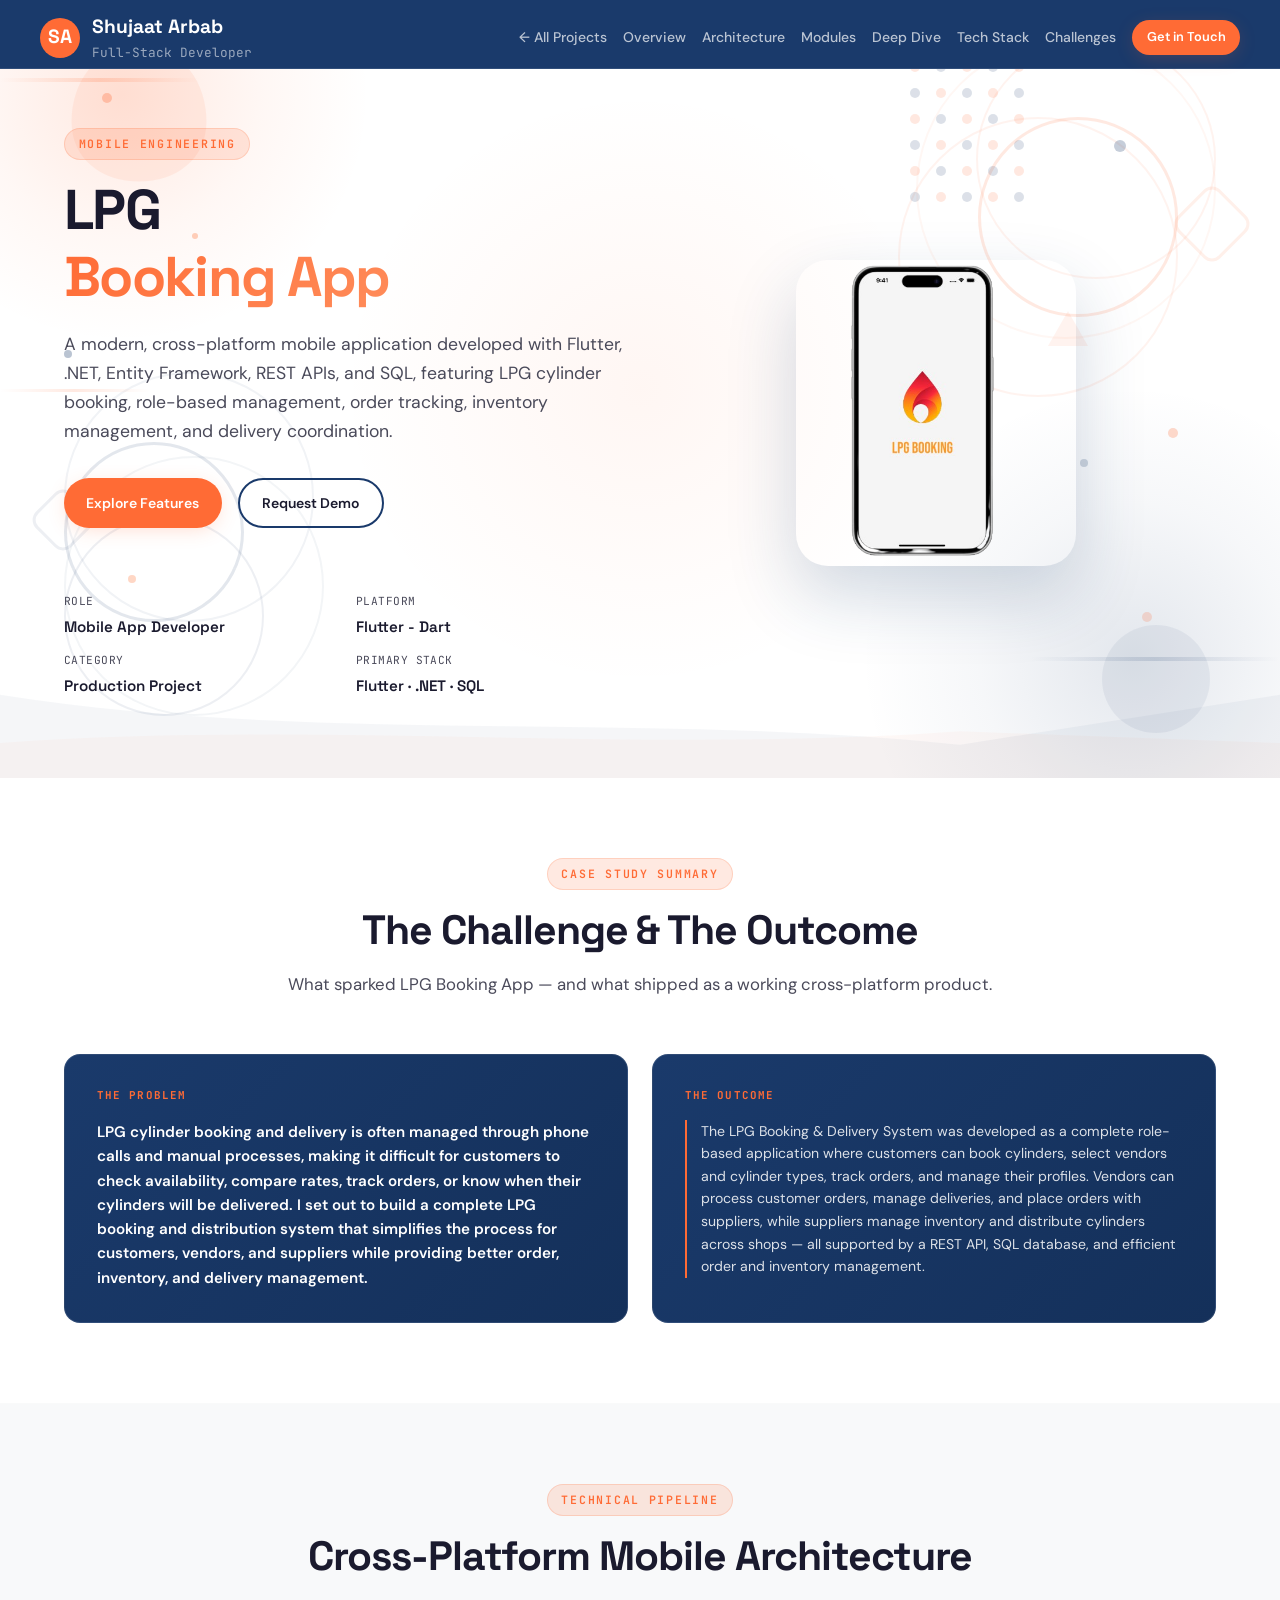
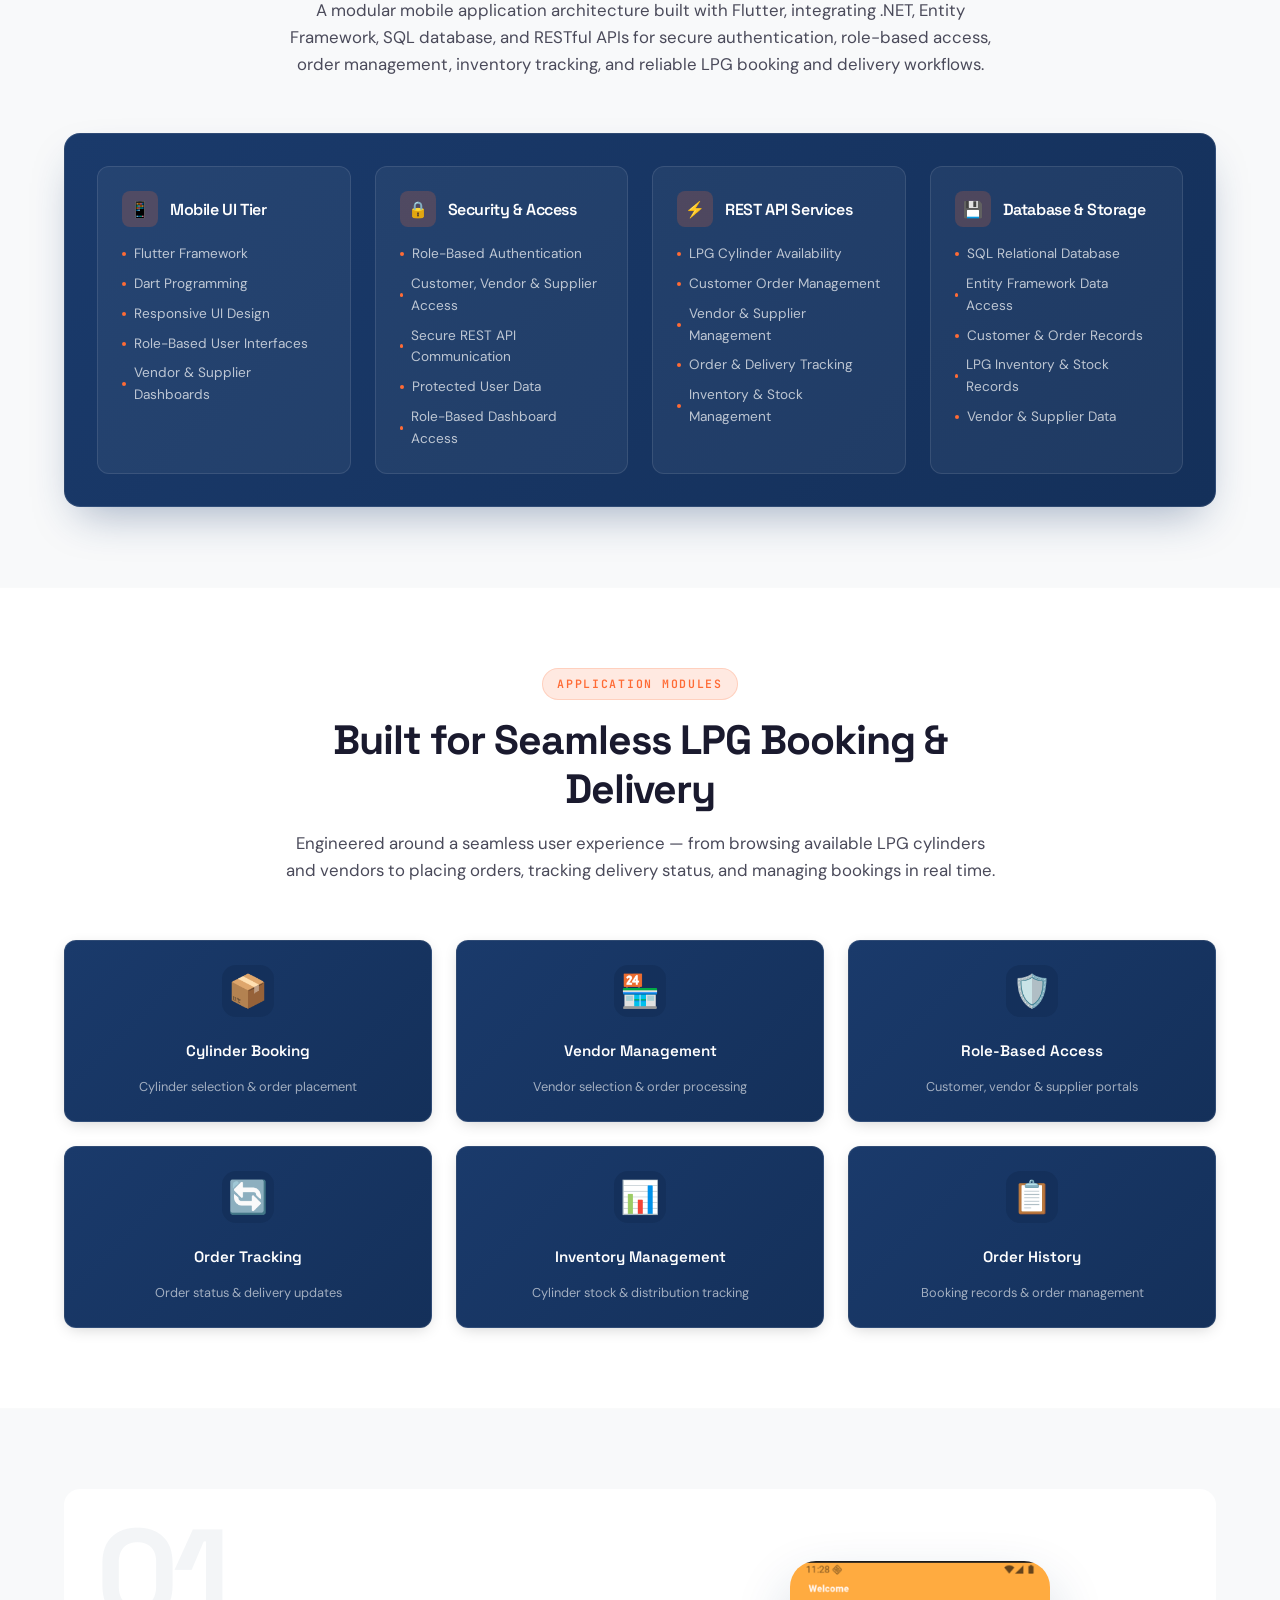
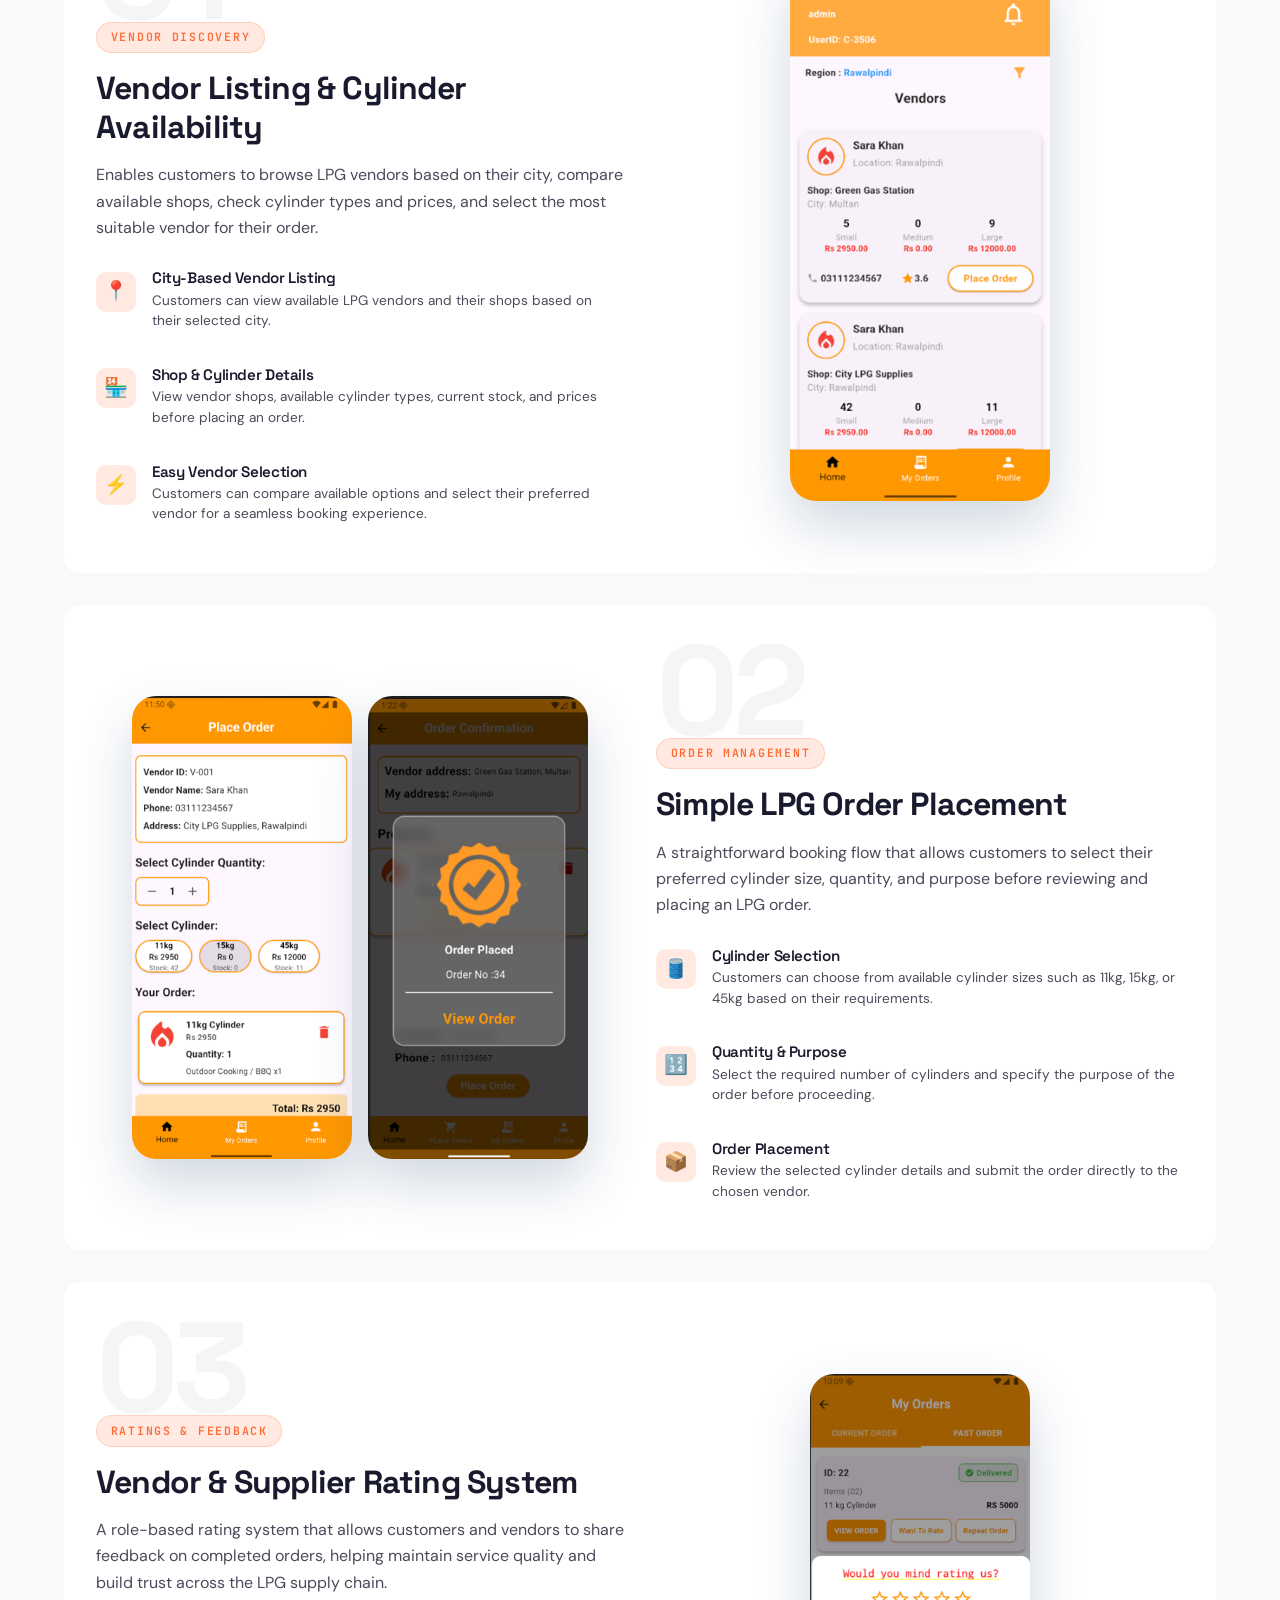
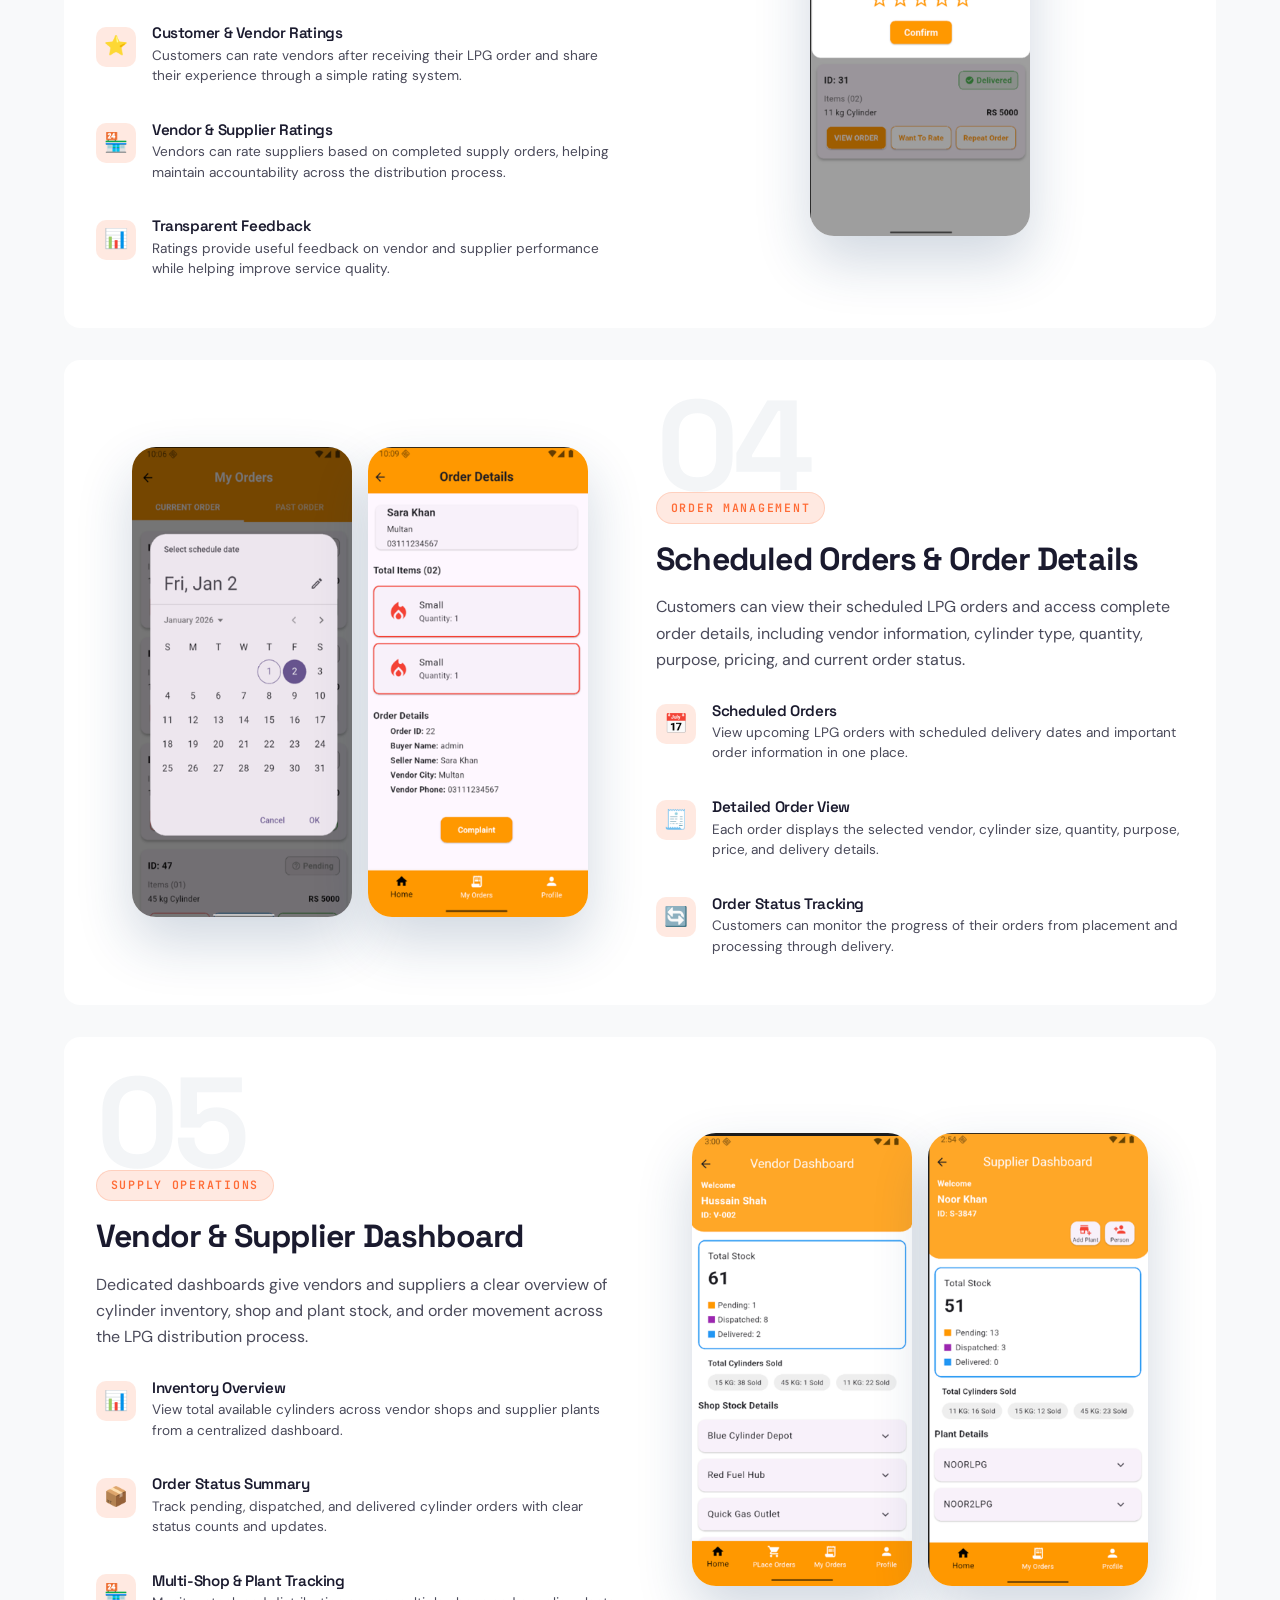
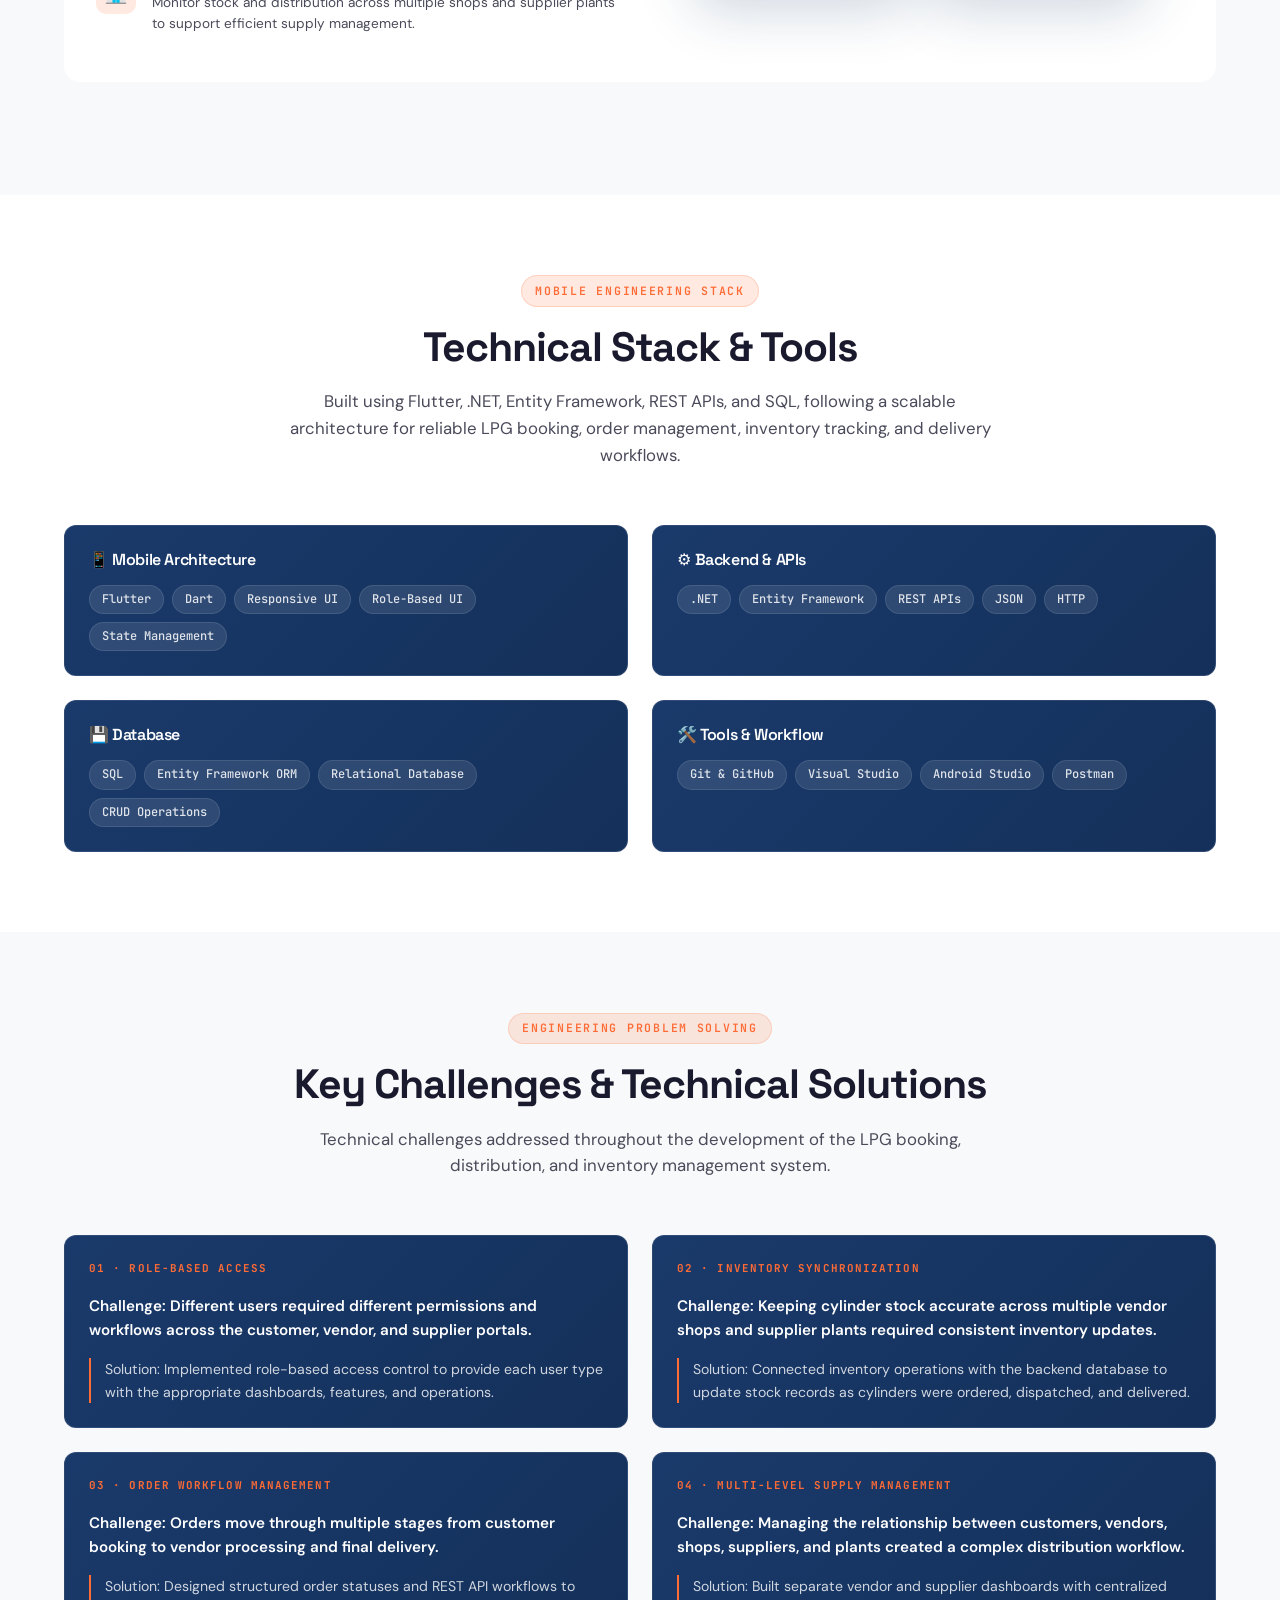
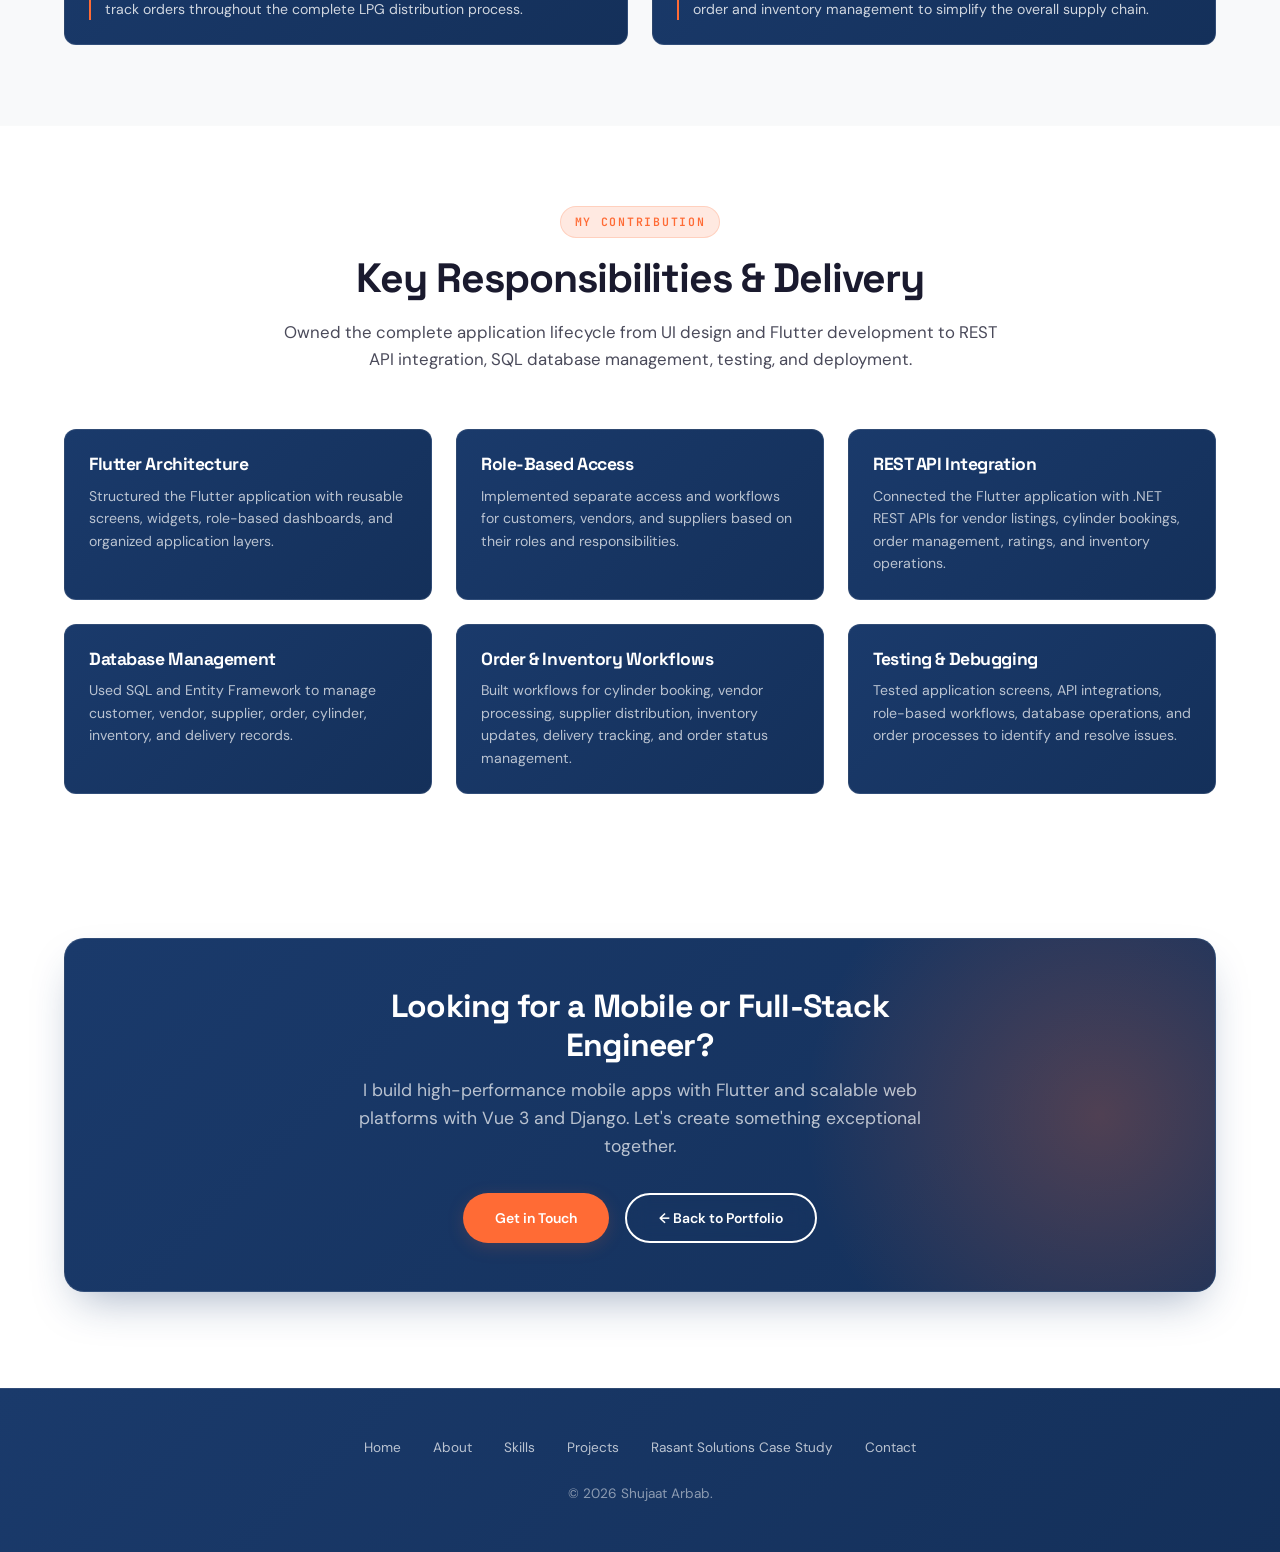
<file: lpg-booking.html>
<!DOCTYPE html>
<html lang="en">
<head>
  <meta charset="utf-8" />
  <meta name="viewport" content="width=device-width, initial-scale=1" />
  <title>LPG Booking App &amp; Fleet Platform | Shujaat Arbab</title>
  <meta name="description" content="Case study on building the LPG Booking App cross-platform mobile app using Flutter, Dart, .NET, Entity Framework, REST APIs, and SQL by Shujaat Arbab." />
  <link rel="canonical" href="https://alihassan.dev/lpg-booking.html" />

  <!-- Fonts -->
  <link rel="preconnect" href="https://fonts.googleapis.com" />
  <link rel="preconnect" href="https://fonts.gstatic.com" crossorigin />
  <link href="https://fonts.googleapis.com/css2?family=Space+Grotesk:wght@500;600;700;800&family=DM+Sans:wght@400;500;600;700&family=JetBrains+Mono:wght@400;500;600&display=swap" rel="stylesheet" />

  <!-- Design System Stylesheet -->
  <link rel="stylesheet" href="projects.css" />
  
  <!-- Color Override & Responsive fixes -->
  <style>
    /* Override dark colors with new theme */
    :root {
      --bg: #FFFFFF;
      --bg-subtle: #F8F9FA;
      --fg: #1A1A2E;
      --surface: #1A3A6B;
      --surface-2: #14305A;
      --surface-white: rgba(255, 255, 255, 0.05);
      --border: rgba(255, 255, 255, 0.1);
      --border-subtle: rgba(255, 255, 255, 0.08);
      --border-focus: #FF6B35;
      --primary: #FF6B35;
      --primary-fg: #FFFFFF;
      --primary-glow: rgba(255, 107, 53, 0.25);
      --accent: #FF8C5A;
      --accent-glow: rgba(255, 107, 53, 0.15);
      --accent-warm: #FF8C5A;
      --muted: rgba(255, 255, 255, 0.7);
      --muted-dark: rgba(255, 255, 255, 0.5);
      --grad-primary: linear-gradient(135deg, #FF6B35, #FF8C5A);
      --grad-surface: linear-gradient(135deg, #1A3A6B, #14305A);
      --grad-card: linear-gradient(135deg, #1A3A6B, #14305A);
      --shadow-sm: 0 4px 16px -4px rgba(0, 0, 0, 0.2);
      --shadow-card: 0 20px 45px -15px rgba(26, 58, 107, 0.4);
      --shadow-glow: 0 0 50px -10px rgba(255, 107, 53, 0.25);
      --shadow-glow-accent: 0 0 50px -10px rgba(255, 107, 53, 0.15);
    }

    /* Body background */
    html, body {
      background: #FFFFFF !important;
      min-height: 100vh;
      margin:0; padding:0;
      font-family: 'DM Sans', sans-serif;
    }

    /* Section backgrounds */
    .section, .section-alt {
      background: #FFFFFF !important;
    }

    /* Hero section */
    .hero-section {
      background: #FFFFFF !important;
    }

    /* Remove dark elements */
    .hero-mesh, .glow-orb, .side-grid, .grid-matrix, .matrix-cell,
    .ring-inner, .ring-outer, .ring-glow {
      display: none !important;
    }

    /* Card backgrounds */
    .surface-card, .cs-card, .tech-group-card, .benefit-card,
    .module-card, .arch-node, .arch-diagram-card {
      background: linear-gradient(135deg, #1A3A6B, #14305A) !important;
      border: 1px solid rgba(255, 255, 255, 0.1) !important;
      color: white !important;
    }

    /* Text colors */
    .hero-title, .section-title, .feature-heading, .cta-title,
    h1, h2, h3, h4, h5, h6, .benefit-title, .module-name {
      color: #1A1A2E !important;
    }

    .hero-desc, .section-desc, .feature-desc, .cta-desc,
    .benefit-desc, .module-sub, .point-desc {
      color: #4A4A5A !important;
    }

    .text-gradient {
      background: linear-gradient(135deg, #FF6B35, #FF8C5A) !important;
      -webkit-background-clip: text !important;
      background-clip: text !important;
      color: transparent !important;
    }

    /* Buttons */
    .btn-primary {
      background: #FF6B35 !important;
      color: white !important;
      border: none !important;
    }

    .btn-primary:hover {
      background: #E85D2C !important;
      color: white !important;
    }

    .btn-outline {
      background: transparent !important;
      border: 2px solid #1A3A6B !important;
      color: #1A1A2E !important;
    }

    .btn-outline:hover {
      background: #1A3A6B !important;
      color: white !important;
    }

    /* Navbar */
    .site-header {
      background: #1A3A6B !important;
      border-bottom: 1px solid rgba(255,255,255,0.1) !important;
    }

    .brand-name, .brand-role, .nav-link {
      color: white !important;
    }

    .brand-badge {
      background: #FF6B35 !important;
      color: white !important;
    }

    /* Footer */
    .site-footer {
      background: linear-gradient(135deg, #1A3A6B, #14305A) !important;
      border-top: 1px solid rgba(255,255,255,0.1) !important;
      color: white !important;
    }

    .site-footer a, .site-footer p {
      color: rgba(255,255,255,0.7) !important;
    }

    .site-footer a:hover {
      color: #FF6B35 !important;
    }

    /* Eyebrow badges */
    .eyebrow-badge {
      background: rgba(255, 107, 53, 0.15) !important;
      color: #FF6B35 !important;
      border-color: rgba(255, 107, 53, 0.2) !important;
    }

    /* Tech badges */
    .tech-badge {
      background: rgba(255, 255, 255, 0.1) !important;
      color: rgba(255,255,255,0.85) !important;
      border-color: rgba(255,255,255,0.1) !important;
    }

    .tech-badge:hover {
      background: #FF6B35 !important;
      color: white !important;
      border-color: #FF6B35 !important;
    }

    /* CTA Banner */
    .cta-banner {
      background: linear-gradient(135deg, #1A3A6B, #14305A) !important;
      border: 1px solid rgba(255, 255, 255, 0.1) !important;
    }

    .cta-title {
      color: white !important;
    }
    .cta-desc {
      color: rgba(255,255,255,0.7) !important;
    }

    /* Feature points */
    .feature-point-item .point-title {
      color: white !important;
    }
    .feature-point-item .point-desc {
      color: rgba(255,255,255,0.7) !important;
    }
    .point-icon-tile {
      background: rgba(255, 107, 53, 0.2) !important;
      color: #FF6B35 !important;
    }

    /* Section numbers */
    .section-number {
      color: rgba(255, 255, 255, 0.05) !important;
    }

    /* Meta items */
    .meta-item dt {
      color: rgba(255,255,255,0.5) !important;
    }
    .meta-item dd {
      color: white !important;
    }

    /* ===== RESPONSIVE FIXES ===== */
    * { box-sizing: border-box; }
    .container { 
      max-width: 1200px; 
      margin: 0 auto; 
      padding: 0 1.5rem; 
      width: 100%;
    }
    img { max-width: 100%; height: auto; display: block; }

    /* header */
    .header-inner {
      display: flex;
      flex-wrap: wrap;
      align-items: center;
      justify-content: space-between;
      padding: 0.75rem 0;
    }
    .brand-link {
      display: flex;
      align-items: center;
      gap: 0.75rem;
      text-decoration: none;
      flex-wrap: wrap;
    }
    .brand-badge {
      width: 40px; height: 40px;
      border-radius: 50%;
      display: flex;
      align-items: center;
      justify-content: center;
      font-weight: 700;
      font-size: 1.2rem;
    }
    .brand-name { font-weight: 700; font-size: 1.2rem; }
    .brand-role { font-size: 0.8rem; opacity: 0.8; display: block; }
    .nav-desktop {
      display: flex;
      flex-wrap: wrap;
      align-items: center;
      gap: 1rem;
    }
    .nav-link { text-decoration: none; font-weight: 500; }
    .menu-toggle {
      display: none;
      flex-direction: column;
      gap: 4px;
      background: transparent;
      border: none;
      cursor: pointer;
      padding: 6px;
    }
    .hamburger-bar {
      width: 28px;
      height: 3px;
      background: white;
      border-radius: 4px;
      transition: 0.3s;
    }

    /* hero grid */
    .hero-grid {
      display: grid;
      grid-template-columns: 1fr 1fr;
      gap: 2rem;
      align-items: center;
    }
    .hero-visual-wrapper {
      display: flex;
      justify-content: center;
    }
    .hero-metadata {
      display: grid;
      grid-template-columns: 1fr 1fr;
      gap: 0.75rem 1.5rem;
      margin-top: 1.5rem;
    }
    .meta-item dt { font-size: 0.7rem; text-transform: uppercase; letter-spacing: 0.04em; }
    .meta-item dd { font-weight: 600; }

    /* challenge grid */
    .challenge-solution-grid {
      display: grid;
      grid-template-columns: 1fr 1fr;
      gap: 1.5rem;
    }

    /* architecture flow */
    .arch-flow-grid {
      display: grid;
      grid-template-columns: repeat(4, 1fr);
      gap: 1.5rem;
    }
    .arch-node { height: 100%; }

    /* modules grid */
    .modules-grid {
      display: grid;
      grid-template-columns: repeat(3, 1fr);
      gap: 1.5rem;
    }

    /* feature rows */
    .feature-showcase-row {
      display: grid;
      grid-template-columns: 1fr 1fr;
      gap: 2rem;
      align-items: center;
    }
    .row-reverse { direction: rtl; }
    .row-reverse .feature-content { direction: ltr; }
    .feature-points-list { list-style: none; padding: 0; margin: 1.5rem 0 0; }
    .feature-point-item {
      display: flex;
      gap: 1rem;
      margin-bottom: 1rem;
      align-items: flex-start;
    }
    .point-icon-tile {
      flex-shrink: 0;
      width: 40px; height: 40px;
      border-radius: 10px;
      display: flex;
      align-items: center;
      justify-content: center;
      font-size: 1.2rem;
    }

    /* tech stack */
    .tech-stack-container {
      display: grid;
      grid-template-columns: repeat(2, 1fr);
      gap: 1.5rem;
    }
    .tech-badge-wrap { display: flex; flex-wrap: wrap; gap: 0.5rem; margin-top: 0.75rem; }
    .tech-badge {
      padding: 0.25rem 0.75rem;
      border-radius: 999px;
      font-size: 0.75rem;
      font-weight: 500;
      border: 1px solid;
    }

    /* benefits */
    .benefits-grid {
      display: grid;
      grid-template-columns: repeat(3, 1fr);
      gap: 1.5rem;
    }

    /* cta */
    .cta-banner { padding: 2.5rem 2rem; }
    .cta-buttons { flex-wrap: wrap; justify-content: center; }

    /* footer */
    .footer-links { flex-wrap: wrap; justify-content: center; gap: 1.5rem; }

    /* ===== responsive breakpoints ===== */
    @media (max-width: 992px) {
      .hero-grid { grid-template-columns: 1fr; text-align: center; }
      .hero-metadata { grid-template-columns: 1fr 1fr; }
      .arch-flow-grid { grid-template-columns: 1fr 1fr; }
      .modules-grid { grid-template-columns: 1fr 1fr; }
      .feature-showcase-row { grid-template-columns: 1fr; }
      .row-reverse { direction: ltr; }
      .benefits-grid { grid-template-columns: 1fr 1fr; }
      .tech-stack-container { grid-template-columns: 1fr 1fr; }
      .challenge-solution-grid { grid-template-columns: 1fr; }
    }

    @media (max-width: 768px) {
  .menu-toggle { display: flex; }
  .nav-desktop {
    display: none;
    flex-direction: column;
    width: 100%;
    padding: 1rem 0;
    gap: 0.75rem;
    align-items: flex-start;
    background: #1A3A6B !important;  /* Add this line - matches header background */
    border-radius: 0 0 12px 12px;    /* Add this line - rounded bottom corners */
    margin-top: 0.5rem;              /* Add this line - slight spacing */
  }
  .nav-desktop.is-open { 
    display: flex; 
  }
}

    @media (max-width: 480px) {
      .hero-grid { gap: 1rem; }
      .hero-title { font-size: 1.8rem; }
      .hero-metadata { grid-template-columns: 1fr; gap: 0.25rem; }
      .modules-grid { grid-template-columns: 1fr; }
      .brand-name { font-size: 1rem; }
      .brand-role { font-size: 0.7rem; }
      .container { padding: 0 1rem; }
      .feature-showcase-row { padding: 1rem !important; }
      .cs-card { padding: 1rem !important; }
      .arch-diagram-card { padding: 1rem !important; }
      .cta-buttons .btn { width: 100%; text-align: center; }
    }

    /* animation keyframes (keep existing) */
    @keyframes fadeInUp { 0% { opacity:0; transform:translateY(20px); } 100% { opacity:1; transform:translateY(0); } }
    @keyframes fadeInRight { 0% { opacity:0; transform:translateX(30px); } 100% { opacity:1; transform:translateX(0); } }
    @keyframes floatOrb1 { 0%,100% { transform:translate(0,0); } 50% { transform:translate(30px,-30px); } }
    @keyframes floatOrb2 { 0%,100% { transform:translate(0,0); } 50% { transform:translate(-30px,20px); } }
    @keyframes floatOrb3 { 0%,100% { transform:translate(-50%,-50%) scale(1); } 50% { transform:translate(-50%,-50%) scale(1.1); } }
    @keyframes pulseRing1 { 0% { transform:scale(0.8); opacity:0.7; } 100% { transform:scale(1.4); opacity:0; } }
    @keyframes pulseRing2 { 0% { transform:scale(0.8); opacity:0.6; } 100% { transform:scale(1.5); opacity:0; } }
    @keyframes morphBlob1 { 0%,100% { border-radius:60% 40% 60% 40% / 40% 60% 40% 60%; } 50% { border-radius:40% 60% 40% 60% / 60% 40% 60% 40%; } }
    @keyframes morphBlob2 { 0%,100% { border-radius:40% 60% 40% 60% / 60% 40% 60% 40%; } 50% { border-radius:60% 40% 60% 40% / 40% 60% 40% 60%; } }
    @keyframes floatSquare1 { 0%,100% { transform:rotate(45deg) translate(0,0); } 50% { transform:rotate(45deg) translate(10px,-10px); } }
    @keyframes floatSquare2 { 0%,100% { transform:rotate(45deg) translate(0,0); } 50% { transform:rotate(45deg) translate(-8px,12px); } }
    @keyframes floatTriangle { 0%,100% { transform:translate(0,0); } 50% { transform:translate(15px,-10px); } }
    @keyframes moveLine1 { 0% { transform:translateX(-100%); } 100% { transform:translateX(100vw); } }
    @keyframes moveLine2 { 0% { transform:translateX(100%); } 100% { transform:translateX(-100vw); } }
    @keyframes moveLine3 { 0% { transform:translateX(-100%); } 100% { transform:translateX(100vw); } }
    @keyframes spinSlow { 0% { transform:rotate(0deg); } 100% { transform:rotate(360deg); } }
    @keyframes floatParticle1 { 0%,100% { transform:translate(0,0); } 50% { transform:translate(20px,-20px); } }
    @keyframes floatParticle2 { 0%,100% { transform:translate(0,0); } 50% { transform:translate(-20px,15px); } }
    @keyframes floatParticle3 { 0%,100% { transform:translate(0,0); } 50% { transform:translate(15px,20px); } }
    @keyframes floatParticle4 { 0%,100% { transform:translate(0,0); } 50% { transform:translate(-15px,-15px); } }
    @keyframes floatParticle5 { 0%,100% { transform:translate(0,0); } 50% { transform:translate(10px,-10px); } }
    @keyframes floatParticle6 { 0%,100% { transform:translate(0,0); } 50% { transform:translate(-10px,10px); } }
    @keyframes floatParticle7 { 0%,100% { transform:translate(0,0); } 50% { transform:translate(8px,-12px); } }
    @keyframes floatParticle8 { 0%,100% { transform:translate(0,0); } 50% { transform:translate(-12px,8px); } }
    @keyframes waveMove { 0%,100% { transform:translateX(0); } 50% { transform:translateX(-30px); } }
  </style>
</head>
<body>

  <!-- ============================== HEADER ============================== -->
  <header class="site-header" style="background: #1A3A6B !important; border-bottom: 1px solid rgba(255,255,255,0.1) !important;">
    <div class="container header-inner">
      <a href="index.html#home" class="brand-link">
        <span class="brand-badge" style="background: #FF6B35 !important; color: white !important;">SA</span>
        <div>
          <span class="brand-name" style="color: white !important;">Shujaat Arbab</span>
          <span class="brand-role" style="color: rgba(255,255,255,0.7) !important;">Full-Stack Developer</span>
        </div>
      </a>

      <button class="menu-toggle" type="button" aria-label="Toggle navigation" aria-expanded="false" data-menu-toggle>
        <span class="hamburger-bar"></span>
        <span class="hamburger-bar"></span>
        <span class="hamburger-bar"></span>
      </button>

      <nav class="nav-desktop" aria-label="Project Navigation" data-mobile-nav>
        <a href="index.html#projects" class="nav-link" style="color: rgba(255,255,255,0.7) !important;">← All Projects</a>
        <a href="#challenge-outcome" class="nav-link" style="color: rgba(255,255,255,0.7) !important;">Overview</a>
        <a href="#architecture" class="nav-link" style="color: rgba(255,255,255,0.7) !important;">Architecture</a>
        <a href="#modules" class="nav-link" style="color: rgba(255,255,255,0.7) !important;">Modules</a>
        <a href="#features" class="nav-link" style="color: rgba(255,255,255,0.7) !important;">Deep Dive</a>
        <a href="#tech-stack" class="nav-link" style="color: rgba(255,255,255,0.7) !important;">Tech Stack</a>
        <a href="#challenges" class="nav-link" style="color: rgba(255,255,255,0.7) !important;">Challenges</a>
        <a href="index.html#contact" class="btn btn-primary btn-sm" style="background: #FF6B35 !important; color: white !important;">Get in Touch</a>
      </nav>
    </div>
  </header>

  <main>
    <!-- =============================== HERO ============================ -->
    <section class="hero-section" id="overview" style="background: #FFFFFF !important; padding-top: 8rem; padding-bottom: 5rem; position: relative; overflow: hidden;">
    
    <!-- ============== CLEAR & VISIBLE BACKGROUND ANIMATIONS ============== -->
    
    <!-- 1. Large Floating Gradient Orbs (Visible) -->
    <div style="position: absolute; top: -20%; left: -10%; width: 500px; height: 500px; background: radial-gradient(circle, rgba(255,107,53,0.15) 0%, rgba(255,107,53,0.05) 40%, transparent 70%); border-radius: 50%; animation: floatOrb1 12s ease-in-out infinite; pointer-events: none;"></div>
    <div style="position: absolute; bottom: -20%; right: -10%; width: 550px; height: 550px; background: radial-gradient(circle, rgba(26,58,107,0.12) 0%, rgba(26,58,107,0.04) 40%, transparent 70%); border-radius: 50%; animation: floatOrb2 14s ease-in-out infinite 2s; pointer-events: none;"></div>
    <div style="position: absolute; top: 50%; left: 50%; transform: translate(-50%, -50%); width: 700px; height: 700px; background: radial-gradient(circle, rgba(255,107,53,0.06) 0%, transparent 60%); border-radius: 50%; animation: floatOrb3 16s ease-in-out infinite 4s; pointer-events: none;"></div>

    <!-- 2. Large Pulsing Rings (Visible) -->
    <div style="position: absolute; top: 15%; right: 8%; width: 200px; height: 200px; border: 3px solid rgba(255,107,53,0.15); border-radius: 50%; animation: pulseRing1 4s ease-out infinite; pointer-events: none;"></div>
    <div style="position: absolute; top: 15%; right: 8%; width: 280px; height: 280px; border: 2px solid rgba(255,107,53,0.08); border-radius: 50%; animation: pulseRing1 4s ease-out infinite 1.5s; pointer-events: none;"></div>
    <div style="position: absolute; bottom: 20%; left: 5%; width: 180px; height: 180px; border: 3px solid rgba(26,58,107,0.12); border-radius: 50%; animation: pulseRing2 5s ease-out infinite 0.5s; pointer-events: none;"></div>
    <div style="position: absolute; bottom: 20%; left: 5%; width: 250px; height: 250px; border: 2px solid rgba(26,58,107,0.06); border-radius: 50%; animation: pulseRing2 5s ease-out infinite 2s; pointer-events: none;"></div>

    <!-- 3. Floating Gradient Blobs (Visible) -->
    <svg style="position: absolute; top: 5%; left: 5%; width: 150px; height: 150px; opacity: 0.08; pointer-events: none; animation: morphBlob1 8s ease-in-out infinite;" viewBox="0 0 200 200">
        <path d="M100,10 C160,10 190,60 190,110 C190,160 150,190 100,190 C50,190 10,160 10,110 C10,60 40,10 100,10 Z" fill="#FF6B35"/>
    </svg>
    <svg style="position: absolute; bottom: 5%; right: 5%; width: 120px; height: 120px; opacity: 0.06; pointer-events: none; animation: morphBlob2 10s ease-in-out infinite 2s;" viewBox="0 0 200 200">
        <path d="M100,10 C150,10 190,50 190,100 C190,150 150,190 100,190 C50,190 10,150 10,100 C10,50 50,10 100,10 Z" fill="#1A3A6B"/>
    </svg>

    <!-- 4. Diagonal Floating Shapes (Visible) -->
    <div style="position: absolute; top: 25%; right: 3%; width: 60px; height: 60px; border: 3px solid rgba(255,107,53,0.10); border-radius: 12px; transform: rotate(45deg); animation: floatSquare1 9s ease-in-out infinite; pointer-events: none;"></div>
    <div style="position: absolute; bottom: 30%; left: 3%; width: 50px; height: 50px; border: 3px solid rgba(26,58,107,0.08); border-radius: 12px; transform: rotate(45deg); animation: floatSquare2 11s ease-in-out infinite 2s; pointer-events: none;"></div>

    <!-- 5. Floating Geometric Shapes -->
    <div style="position: absolute; top: 40%; right: 15%; width: 0; height: 0; border-left: 20px solid transparent; border-right: 20px solid transparent; border-bottom: 35px solid rgba(255,107,53,0.08); animation: floatTriangle 10s ease-in-out infinite 1s; pointer-events: none;"></div>
    <div style="position: absolute; bottom: 35%; left: 12%; width: 0; height: 0; border-left: 15px solid transparent; border-right: 15px solid transparent; border-bottom: 25px solid rgba(26,58,107,0.06); animation: floatTriangle 12s ease-in-out infinite 3s; pointer-events: none;"></div>

    <!-- 6. Moving Gradient Lines (Visible) -->
    <div style="position: absolute; top: 10%; left: 0; width: 200px; height: 4px; background: linear-gradient(90deg, transparent, rgba(255,107,53,0.2), transparent); animation: moveLine1 6s ease-in-out infinite; pointer-events: none;"></div>
    <div style="position: absolute; bottom: 15%; right: 0; width: 250px; height: 4px; background: linear-gradient(90deg, transparent, rgba(26,58,107,0.15), transparent); animation: moveLine2 7s ease-in-out infinite 3s; pointer-events: none;"></div>
    <div style="position: absolute; top: 50%; left: 0; width: 150px; height: 3px; background: linear-gradient(90deg, transparent, rgba(255,107,53,0.15), transparent); animation: moveLine3 8s ease-in-out infinite 5s; pointer-events: none;"></div>

    <!-- 7. Dots Grid Pattern (Visible) -->
    <div style="position: absolute; top: 8%; right: 20%; display: grid; grid-template-columns: repeat(5, 10px); gap: 16px; opacity: 0.15; pointer-events: none;">
        <div style="width: 10px; height: 10px; background: #FF6B35; border-radius: 50%;"></div>
        <div style="width: 10px; height: 10px; background: #1A3A6B; border-radius: 50%;"></div>
        <div style="width: 10px; height: 10px; background: #FF6B35; border-radius: 50%;"></div>
        <div style="width: 10px; height: 10px; background: #1A3A6B; border-radius: 50%;"></div>
        <div style="width: 10px; height: 10px; background: #FF6B35; border-radius: 50%;"></div>
        <div style="width: 10px; height: 10px; background: #1A3A6B; border-radius: 50%;"></div>
        <div style="width: 10px; height: 10px; background: #FF6B35; border-radius: 50%;"></div>
        <div style="width: 10px; height: 10px; background: #1A3A6B; border-radius: 50%;"></div>
        <div style="width: 10px; height: 10px; background: #FF6B35; border-radius: 50%;"></div>
        <div style="width: 10px; height: 10px; background: #1A3A6B; border-radius: 50%;"></div>
        <div style="width: 10px; height: 10px; background: #FF6B35; border-radius: 50%;"></div>
        <div style="width: 10px; height: 10px; background: #1A3A6B; border-radius: 50%;"></div>
        <div style="width: 10px; height: 10px; background: #FF6B35; border-radius: 50%;"></div>
        <div style="width: 10px; height: 10px; background: #1A3A6B; border-radius: 50%;"></div>
        <div style="width: 10px; height: 10px; background: #FF6B35; border-radius: 50%;"></div>
        <div style="width: 10px; height: 10px; background: #1A3A6B; border-radius: 50%;"></div>
        <div style="width: 10px; height: 10px; background: #FF6B35; border-radius: 50%;"></div>
        <div style="width: 10px; height: 10px; background: #1A3A6B; border-radius: 50%;"></div>
        <div style="width: 10px; height: 10px; background: #FF6B35; border-radius: 50%;"></div>
        <div style="width: 10px; height: 10px; background: #1A3A6B; border-radius: 50%;"></div>
        <div style="width: 10px; height: 10px; background: #FF6B35; border-radius: 50%;"></div>
        <div style="width: 10px; height: 10px; background: #1A3A6B; border-radius: 50%;"></div>
        <div style="width: 10px; height: 10px; background: #FF6B35; border-radius: 50%;"></div>
        <div style="width: 10px; height: 10px; background: #1A3A6B; border-radius: 50%;"></div>
        <div style="width: 10px; height: 10px; background: #FF6B35; border-radius: 50%;"></div>
        <div style="width: 10px; height: 10px; background: #1A3A6B; border-radius: 50%;"></div>
        <div style="width: 10px; height: 10px; background: #FF6B35; border-radius: 50%;"></div>
        <div style="width: 10px; height: 10px; background: #1A3A6B; border-radius: 50%;"></div>
        <div style="width: 10px; height: 10px; background: #FF6B35; border-radius: 50%;"></div>
        <div style="width: 10px; height: 10px; background: #1A3A6B; border-radius: 50%;"></div>
    </div>

    <!-- 8. Rotating Rings (Visible) -->
    <div style="position: absolute; top: 5%; right: 5%; width: 300px; height: 300px; border: 2px solid rgba(255,107,53,0.05); border-radius: 50%; animation: spinSlow 30s linear infinite; pointer-events: none;"></div>
    <div style="position: absolute; top: 5%; right: 5%; width: 240px; height: 240px; border: 2px solid rgba(255,107,53,0.08); border-radius: 50%; animation: spinSlow 22s linear infinite reverse; pointer-events: none;"></div>
    <div style="position: absolute; bottom: 8%; left: 5%; width: 260px; height: 260px; border: 2px solid rgba(26,58,107,0.05); border-radius: 50%; animation: spinSlow 28s linear infinite 5s; pointer-events: none;"></div>
    <div style="position: absolute; bottom: 8%; left: 5%; width: 200px; height: 200px; border: 2px solid rgba(26,58,107,0.08); border-radius: 50%; animation: spinSlow 20s linear infinite reverse 3s; pointer-events: none;"></div>

    <!-- 9. Floating Particles (Larger & Visible) -->
    <div style="position: absolute; top: 12%; left: 8%; width: 10px; height: 10px; background: #FF6B35; border-radius: 50%; opacity: 0.3; animation: floatParticle1 7s ease-in-out infinite; pointer-events: none;"></div>
    <div style="position: absolute; top: 18%; right: 12%; width: 12px; height: 12px; background: #1A3A6B; border-radius: 50%; opacity: 0.25; animation: floatParticle2 9s ease-in-out infinite 1.5s; pointer-events: none;"></div>
    <div style="position: absolute; bottom: 25%; left: 10%; width: 8px; height: 8px; background: #FF8C5A; border-radius: 50%; opacity: 0.35; animation: floatParticle3 8s ease-in-out infinite 3s; pointer-events: none;"></div>
    <div style="position: absolute; bottom: 20%; right: 10%; width: 10px; height: 10px; background: #FF6B35; border-radius: 50%; opacity: 0.2; animation: floatParticle4 10s ease-in-out infinite 4s; pointer-events: none;"></div>
    <div style="position: absolute; top: 45%; left: 5%; width: 8px; height: 8px; background: #1A3A6B; border-radius: 50%; opacity: 0.3; animation: floatParticle5 6s ease-in-out infinite 2s; pointer-events: none;"></div>
    <div style="position: absolute; top: 55%; right: 8%; width: 10px; height: 10px; background: #FF6B35; border-radius: 50%; opacity: 0.25; animation: floatParticle6 8s ease-in-out infinite 5s; pointer-events: none;"></div>
    <div style="position: absolute; top: 30%; left: 15%; width: 6px; height: 6px; background: #FF8C5A; border-radius: 50%; opacity: 0.4; animation: floatParticle7 5s ease-in-out infinite 1s; pointer-events: none;"></div>
    <div style="position: absolute; bottom: 40%; right: 15%; width: 8px; height: 8px; background: #1A3A6B; border-radius: 50%; opacity: 0.2; animation: floatParticle8 7s ease-in-out infinite 3.5s; pointer-events: none;"></div>

    <!-- 10. Decorative Wave Lines at Bottom -->
    <svg style="position: absolute; bottom: 0; left: 0; width: 100%; height: 100px; pointer-events: none; opacity: 0.04;" viewBox="0 0 1200 120" preserveAspectRatio="none">
        <path d="M0,20 C300,80 600,40 900,80 L1200,20 L1200,120 L0,120 Z" fill="#1A3A6B"></path>
    </svg>
    <svg style="position: absolute; bottom: 0; left: 0; width: 100%; height: 70px; pointer-events: none; opacity: 0.03; animation: waveMove 8s ease-in-out infinite;" viewBox="0 0 1200 120" preserveAspectRatio="none">
        <path d="M0,60 C300,20 600,80 900,40 L1200,60 L1200,120 L0,120 Z" fill="#FF6B35"></path>
    </svg>

    <div class="container" style="position: relative; z-index: 2;">
        <div class="hero-grid">
            <!-- Hero Text -->
            <div>
                <span class="eyebrow-badge" style="background: rgba(255,107,53,0.15) !important; color: #FF6B35 !important; border-color: rgba(255,107,53,0.2) !important; animation: fadeInUp 0.6s ease forwards;">Mobile Engineering</span>
                <h1 class="hero-title" style="color: #1A1A2E !important; animation: fadeInUp 0.8s ease forwards 0.2s; opacity: 0;">
                    LPG <br />
                    <span class="text-gradient" style="background: linear-gradient(135deg, #FF6B35, #FF8C5A) !important; -webkit-background-clip: text !important; background-clip: text !important; color: transparent !important;">Booking App</span>
                </h1>
                <p class="hero-desc" style="color: #4A4A5A !important; animation: fadeInUp 1s ease forwards 0.4s; opacity: 0;">
                    A modern, cross-platform mobile application developed with Flutter, .NET, Entity Framework, REST APIs, and SQL, featuring LPG cylinder booking, role-based management, order tracking, inventory management, and delivery coordination.
                </p>

                <div class="hero-actions" style="animation: fadeInUp 1.2s ease forwards 0.6s; opacity: 0;">
                    <a href="#features" class="btn btn-primary" style="background: #FF6B35 !important; color: white !important; border: none !important;">Explore Features</a>
                    <a href="index.html#contact" class="btn btn-outline" style="background: transparent !important; border: 2px solid #1A3A6B !important; color: #1A1A2E !important;">Request Demo</a>
                </div>

                <!-- Metadata List -->
                <dl class="hero-metadata" style="animation: fadeInUp 1.4s ease forwards 0.8s; opacity: 0;">
                    <div class="meta-item">
                        <dt style="color: #4A4A5A !important;">Role</dt>
                        <dd style="color: #1A1A2E !important;">Mobile App Developer</dd>
                    </div>
                    <div class="meta-item">
                        <dt style="color: #4A4A5A !important;">Platform</dt>
                        <dd style="color: #1A1A2E !important;">Flutter - Dart</dd>
                    </div>
                    <div class="meta-item">
                        <dt style="color: #4A4A5A !important;">Category</dt>
                        <dd style="color: #1A1A2E !important;">Production Project</dd>
                    </div>
                    <div class="meta-item">
                        <dt style="color: #4A4A5A !important;">Primary Stack</dt>
                        <dd style="color: #1A1A2E !important;">Flutter · .NET · SQL</dd>
                    </div>
                </dl>
            </div>

            <!-- Hero Visual: Mobile Device Preview -->
            <div class="hero-visual-wrapper" style="animation: fadeInRight 1s ease forwards 0.4s; opacity: 0;">
                <img
                    src="./assests/screenshots/splash-screen.png"
                    alt="LPG Booking App splash screen with logo and loading indicator"
                    style="max-width:280px; width:100%; display:block; border-radius:32px; box-shadow:0 30px 70px rgba(26,58,107,0.2);"
                />
            </div>
        </div>
    </div>
</section>

    <!-- ==================== THE CHALLENGE & THE OUTCOME ================= -->
    <section class="section" id="challenge-outcome" style="background: #FFFFFF !important; padding: 5rem 0;">
      <div class="container">
        <div class="section-header">
          <span class="eyebrow-badge" style="background: rgba(255,107,53,0.15) !important; color: #FF6B35 !important; border-color: rgba(255,107,53,0.2) !important;">Case Study Summary</span>
          <h2 class="section-title" style="color: #1A1A2E !important;">The Challenge &amp; The Outcome</h2>
          <p class="section-desc" style="color: #4A4A5A !important;">
            What sparked LPG Booking App — and what shipped as a working cross-platform product.
          </p>
        </div>

        <div class="challenge-solution-grid">
          <div class="cs-card" style="background: linear-gradient(135deg, #1A3A6B, #14305A) !important; border: 1px solid rgba(255,255,255,0.1) !important; border-radius: 16px !important; padding: 2rem;">
            <span class="cs-tag" style="color: #FF6B35 !important;">The Problem</span>
            <p class="cs-problem" style="color: white !important;">
              LPG cylinder booking and delivery is often managed through phone calls and manual processes, making it difficult for customers to check availability, compare rates, track orders, or know when their cylinders will be delivered. I set out to build a complete LPG booking and distribution system that simplifies the process for customers, vendors, and suppliers while providing better order, inventory, and delivery management.
            </p>
          </div>

          <div class="cs-card" style="background: linear-gradient(135deg, #1A3A6B, #14305A) !important; border: 1px solid rgba(255,255,255,0.1) !important; border-radius: 16px !important; padding: 2rem;">
            <span class="cs-tag" style="color: #FF6B35 !important;">The Outcome</span>
            <p class="cs-solution" style="color: rgba(255,255,255,0.85) !important; border-left-color: #FF6B35 !important;">
              The LPG Booking &amp; Delivery System was developed as a complete role-based application where customers can book cylinders, select vendors and cylinder types, track orders, and manage their profiles. Vendors can process customer orders, manage deliveries, and place orders with suppliers, while suppliers manage inventory and distribute cylinders across shops — all supported by a REST API, SQL database, and efficient order and inventory management.
            </p>
          </div>
        </div>
      </div>
    </section>

    <!-- ==================== PLATFORM ARCHITECTURE ====================== -->
    <section class="section section-alt" id="architecture" style="background: #F8F9FA !important; padding: 5rem 0;">
      <div class="container">
        <div class="section-header">
          <span class="eyebrow-badge" style="background: rgba(255,107,53,0.15) !important; color: #FF6B35 !important; border-color: rgba(255,107,53,0.2) !important;">Technical Pipeline</span>
          <h2 class="section-title" style="color: #1A1A2E !important;">Cross-Platform Mobile Architecture</h2>
          <p class="section-desc" style="color: #4A4A5A !important;">
            A modular mobile application architecture built with Flutter, integrating .NET, Entity Framework, SQL database, and RESTful APIs for secure authentication, role-based access, order management, inventory tracking, and reliable LPG booking and delivery workflows.
          </p>
        </div>

        <div class="arch-diagram-card" style="background: linear-gradient(135deg, #1A3A6B, #14305A) !important; border: 1px solid rgba(255,255,255,0.1) !important; border-radius: 16px !important; padding: 2rem;">
          <div class="arch-flow-grid">
            <!-- Mobile Client Layer -->
            <div class="arch-node" style="background: rgba(255,255,255,0.05) !important; border: 1px solid rgba(255,255,255,0.1) !important; border-radius: 12px !important; padding: 1.5rem;">
              <div class="arch-node-header">
                <div class="arch-icon" style="background: rgba(255,107,53,0.2) !important; color: #FF6B35 !important;">📱</div>
                <h3 class="arch-node-title" style="color: white !important;">Mobile UI Tier</h3>
              </div>
              <ul class="arch-node-list" style="color: rgba(255,255,255,0.7) !important;">
                <li>Flutter Framework</li>
                <li>Dart Programming</li>
                <li>Responsive UI Design</li>
                <li>Role-Based User Interfaces</li>
                <li>Vendor &amp; Supplier Dashboards</li>
              </ul>
            </div>

            <!-- Authentication Layer -->
            <div class="arch-node" style="background: rgba(255,255,255,0.05) !important; border: 1px solid rgba(255,255,255,0.1) !important; border-radius: 12px !important; padding: 1.5rem;">
              <div class="arch-node-header">
                <div class="arch-icon" style="background: rgba(255,107,53,0.2) !important; color: #FF6B35 !important;">🔒</div>
                <h3 class="arch-node-title" style="color: white !important;">Security &amp; Access</h3>
              </div>
              <ul class="arch-node-list" style="color: rgba(255,255,255,0.7) !important;">
                <li>Role-Based Authentication</li>
                <li>Customer, Vendor &amp; Supplier Access</li>
                <li>Secure REST API Communication</li>
                <li>Protected User Data</li>
                <li>Role-Based Dashboard Access</li>
              </ul>
            </div>

            <!-- API & Logic Layer -->
            <div class="arch-node" style="background: rgba(255,255,255,0.05) !important; border: 1px solid rgba(255,255,255,0.1) !important; border-radius: 12px !important; padding: 1.5rem;">
              <div class="arch-node-header">
                <div class="arch-icon" style="background: rgba(255,107,53,0.2) !important; color: #FF6B35 !important;">⚡</div>
                <h3 class="arch-node-title" style="color: white !important;">REST API Services</h3>
              </div>
              <ul class="arch-node-list" style="color: rgba(255,255,255,0.7) !important;">
                <li>LPG Cylinder Availability</li>
                <li>Customer Order Management</li>
                <li>Vendor &amp; Supplier Management</li>
                <li>Order &amp; Delivery Tracking</li>
                <li>Inventory &amp; Stock Management</li>
              </ul>
            </div>

            <!-- Data & Offline Layer -->
            <div class="arch-node" style="background: rgba(255,255,255,0.05) !important; border: 1px solid rgba(255,255,255,0.1) !important; border-radius: 12px !important; padding: 1.5rem;">
              <div class="arch-node-header">
                <div class="arch-icon" style="background: rgba(255,107,53,0.2) !important; color: #FF6B35 !important;">💾</div>
                <h3 class="arch-node-title" style="color: white !important;">Database &amp; Storage</h3>
              </div>
              <ul class="arch-node-list" style="color: rgba(255,255,255,0.7) !important;">
                <li>SQL Relational Database</li>
                <li>Entity Framework Data Access</li>
                <li>Customer &amp; Order Records</li>
                <li>LPG Inventory &amp; Stock Records</li>
                <li>Vendor &amp; Supplier Data</li>
              </ul>
            </div>
          </div>
        </div>
      </div>
    </section>

    <!-- ======================= CORE MODULES GRID ======================= -->
    <section class="section" id="modules" style="background: #FFFFFF !important; padding: 5rem 0;">
      <div class="container">
        <div class="section-header">
          <span class="eyebrow-badge" style="background: rgba(255,107,53,0.15) !important; color: #FF6B35 !important; border-color: rgba(255,107,53,0.2) !important;">Application Modules</span>
          <h2 class="section-title" style="color: #1A1A2E !important;">Built for Seamless LPG Booking &amp; Delivery</h2>
          <p class="section-desc" style="color: #4A4A5A !important;">
            Engineered around a seamless user experience — from browsing available LPG cylinders and vendors to placing orders, tracking delivery status, and managing bookings in real time.
          </p>
        </div>

        <div class="modules-grid">
          <a href="#feature-booking" class="module-card" style="background: linear-gradient(135deg, #1A3A6B, #14305A) !important; border: 1px solid rgba(255,255,255,0.1) !important; border-radius: 12px !important; padding: 1.5rem; text-align: center; color: white !important; transition: all 0.3s ease;" onmouseover="this.style.transform='translateY(-5px)'; this.style.boxShadow='0 12px 35px rgba(26,58,107,0.35)';" onmouseout="this.style.transform='translateY(0)'; this.style.boxShadow='none';">
            <div class="module-icon-box" style="font-size: 2rem; margin-bottom: 0.5rem;">📦</div>
            <div class="module-name" style="color: white !important; font-weight: 600;">Cylinder Booking</div>
            <div class="module-sub" style="color: rgba(255,255,255,0.6) !important; font-size: 0.8rem;">Cylinder selection &amp; order placement</div>
          </a>

          <a href="#feature-vendors" class="module-card" style="background: linear-gradient(135deg, #1A3A6B, #14305A) !important; border: 1px solid rgba(255,255,255,0.1) !important; border-radius: 12px !important; padding: 1.5rem; text-align: center; color: white !important; transition: all 0.3s ease;" onmouseover="this.style.transform='translateY(-5px)'; this.style.boxShadow='0 12px 35px rgba(26,58,107,0.35)';" onmouseout="this.style.transform='translateY(0)'; this.style.boxShadow='none';">
            <div class="module-icon-box" style="font-size: 2rem; margin-bottom: 0.5rem;">🏪</div>
            <div class="module-name" style="color: white !important; font-weight: 600;">Vendor Management</div>
            <div class="module-sub" style="color: rgba(255,255,255,0.6) !important; font-size: 0.8rem;">Vendor selection &amp; order processing</div>
          </a>

          <a href="#feature-auth" class="module-card" style="background: linear-gradient(135deg, #1A3A6B, #14305A) !important; border: 1px solid rgba(255,255,255,0.1) !important; border-radius: 12px !important; padding: 1.5rem; text-align: center; color: white !important; transition: all 0.3s ease;" onmouseover="this.style.transform='translateY(-5px)'; this.style.boxShadow='0 12px 35px rgba(26,58,107,0.35)';" onmouseout="this.style.transform='translateY(0)'; this.style.boxShadow='none';">
            <div class="module-icon-box" style="font-size: 2rem; margin-bottom: 0.5rem;">🛡️</div>
            <div class="module-name" style="color: white !important; font-weight: 600;">Role-Based Access</div>
            <div class="module-sub" style="color: rgba(255,255,255,0.6) !important; font-size: 0.8rem;">Customer, vendor &amp; supplier portals</div>
          </a>

          <a href="#feature-tracking" class="module-card" style="background: linear-gradient(135deg, #1A3A6B, #14305A) !important; border: 1px solid rgba(255,255,255,0.1) !important; border-radius: 12px !important; padding: 1.5rem; text-align: center; color: white !important; transition: all 0.3s ease;" onmouseover="this.style.transform='translateY(-5px)'; this.style.boxShadow='0 12px 35px rgba(26,58,107,0.35)';" onmouseout="this.style.transform='translateY(0)'; this.style.boxShadow='none';">
            <div class="module-icon-box" style="font-size: 2rem; margin-bottom: 0.5rem;">🔄</div>
            <div class="module-name" style="color: white !important; font-weight: 600;">Order Tracking</div>
            <div class="module-sub" style="color: rgba(255,255,255,0.6) !important; font-size: 0.8rem;">Order status &amp; delivery updates</div>
          </a>

          <a href="#feature-inventory" class="module-card" style="background: linear-gradient(135deg, #1A3A6B, #14305A) !important; border: 1px solid rgba(255,255,255,0.1) !important; border-radius: 12px !important; padding: 1.5rem; text-align: center; color: white !important; transition: all 0.3s ease;" onmouseover="this.style.transform='translateY(-5px)'; this.style.boxShadow='0 12px 35px rgba(26,58,107,0.35)';" onmouseout="this.style.transform='translateY(0)'; this.style.boxShadow='none';">
            <div class="module-icon-box" style="font-size: 2rem; margin-bottom: 0.5rem;">📊</div>
            <div class="module-name" style="color: white !important; font-weight: 600;">Inventory Management</div>
            <div class="module-sub" style="color: rgba(255,255,255,0.6) !important; font-size: 0.8rem;">Cylinder stock &amp; distribution tracking</div>
          </a>

          <a href="#feature-history" class="module-card" style="background: linear-gradient(135deg, #1A3A6B, #14305A) !important; border: 1px solid rgba(255,255,255,0.1) !important; border-radius: 12px !important; padding: 1.5rem; text-align: center; color: white !important; transition: all 0.3s ease;" onmouseover="this.style.transform='translateY(-5px)'; this.style.boxShadow='0 12px 35px rgba(26,58,107,0.35)';" onmouseout="this.style.transform='translateY(0)'; this.style.boxShadow='none';">
            <div class="module-icon-box" style="font-size: 2rem; margin-bottom: 0.5rem;">📋</div>
            <div class="module-name" style="color: white !important; font-weight: 600;">Order History</div>
            <div class="module-sub" style="color: rgba(255,255,255,0.6) !important; font-size: 0.8rem;">Booking records &amp; order management</div>
          </a>
        </div>
      </div>
    </section>

    <!-- ================= DEEP DIVE FEATURE SHOWCASES =================== -->
    <section class="section section-alt" id="features" style="background: #F8F9FA !important; padding: 5rem 0;">
      <div class="container">

        <!-- 01 — Vendor Listing -->
        <div class="feature-showcase-row" id="feature-discovery" style="background: #FFFFFF !important; border-radius: 16px; padding: 2rem; margin-bottom: 2rem;">
          <div class="feature-content">
            <span class="section-number" style="color: rgba(26,58,107,0.05) !important;">01</span>
            <span class="eyebrow-badge" style="background: rgba(255,107,53,0.15) !important; color: #FF6B35 !important; border-color: rgba(255,107,53,0.2) !important;">Vendor Discovery</span>
            <h2 class="feature-heading" style="color: #1A1A2E !important;">Vendor Listing &amp; Cylinder Availability</h2>
            <p class="feature-desc" style="color: #4A4A5A !important;">
              Enables customers to browse LPG vendors based on their city, compare available shops, check cylinder types and prices, and select the most suitable vendor for their order.
            </p>
            <ul class="feature-points-list">
              <li class="feature-point-item">
                <div class="point-icon-tile" style="background: rgba(255,107,53,0.15) !important; color: #FF6B35 !important;">📍</div>
                <div>
                  <h3 class="point-title" style="color: #1A1A2E !important;">City-Based Vendor Listing</h3>
                  <p class="point-desc" style="color: #4A4A5A !important;">Customers can view available LPG vendors and their shops based on their selected city.</p>
                </div>
              </li>
              <li class="feature-point-item">
                <div class="point-icon-tile" style="background: rgba(255,107,53,0.15) !important; color: #FF6B35 !important;">🏪</div>
                <div>
                  <h3 class="point-title" style="color: #1A1A2E !important;">Shop &amp; Cylinder Details</h3>
                  <p class="point-desc" style="color: #4A4A5A !important;">View vendor shops, available cylinder types, current stock, and prices before placing an order.</p>
                </div>
              </li>
              <li class="feature-point-item">
                <div class="point-icon-tile" style="background: rgba(255,107,53,0.15) !important; color: #FF6B35 !important;">⚡</div>
                <div>
                  <h3 class="point-title" style="color: #1A1A2E !important;">Easy Vendor Selection</h3>
                  <p class="point-desc" style="color: #4A4A5A !important;">Customers can compare available options and select their preferred vendor for a seamless booking experience.</p>
                </div>
              </li>
            </ul>
          </div>
          <div style="display:flex; justify-content:center;">
            <img src="./assests/screenshots/vendor-listing.png" alt="LPG vendor listing showing shops, cylinder availability, and prices" style="max-width:260px; width:100%; border-radius:26px; box-shadow:0 25px 55px rgba(26,58,107,0.2);" />
          </div>
        </div>

        <!-- 02 — Order Placing -->
        <div class="feature-showcase-row row-reverse" id="feature-scheduler" style="background: #FFFFFF !important; border-radius: 16px; padding: 2rem; margin-bottom: 2rem;">
          <div class="feature-content">
            <span class="section-number" style="color: rgba(26,58,107,0.05) !important;">02</span>
            <span class="eyebrow-badge" style="background: rgba(255,107,53,0.15) !important; color: #FF6B35 !important; border-color: rgba(255,107,53,0.2) !important;">Order Management</span>
            <h2 class="feature-heading" style="color: #1A1A2E !important;">Simple LPG Order Placement</h2>
            <p class="feature-desc" style="color: #4A4A5A !important;">
              A straightforward booking flow that allows customers to select their preferred cylinder size, quantity, and purpose before reviewing and placing an LPG order.
            </p>
            <ul class="feature-points-list">
              <li class="feature-point-item">
                <div class="point-icon-tile" style="background: rgba(255,107,53,0.15) !important; color: #FF6B35 !important;">🛢️</div>
                <div>
                  <h3 class="point-title" style="color: #1A1A2E !important;">Cylinder Selection</h3>
                  <p class="point-desc" style="color: #4A4A5A !important;">Customers can choose from available cylinder sizes such as 11kg, 15kg, or 45kg based on their requirements.</p>
                </div>
              </li>
              <li class="feature-point-item">
                <div class="point-icon-tile" style="background: rgba(255,107,53,0.15) !important; color: #FF6B35 !important;">🔢</div>
                <div>
                  <h3 class="point-title" style="color: #1A1A2E !important;">Quantity &amp; Purpose</h3>
                  <p class="point-desc" style="color: #4A4A5A !important;">Select the required number of cylinders and specify the purpose of the order before proceeding.</p>
                </div>
              </li>
              <li class="feature-point-item">
                <div class="point-icon-tile" style="background: rgba(255,107,53,0.15) !important; color: #FF6B35 !important;">📦</div>
                <div>
                  <h3 class="point-title" style="color: #1A1A2E !important;">Order Placement</h3>
                  <p class="point-desc" style="color: #4A4A5A !important;">Review the selected cylinder details and submit the order directly to the chosen vendor.</p>
                </div>
              </li>
            </ul>
          </div>
          <div style="display:flex; gap:1rem; justify-content:center; flex-wrap:wrap;">
            <img src="./assests/screenshots/order-cylinder-selection.png" alt="LPG order screen showing cylinder size and quantity selection" style="max-width:220px; width:100%; border-radius:24px; box-shadow:0 25px 55px rgba(26,58,107,0.2);" />
            <img src="./assests/screenshots/order-placement.png" alt="LPG order screen showing purpose selection and order placement" style="max-width:220px; width:100%; border-radius:24px; box-shadow:0 25px 55px rgba(26,58,107,0.2);" />
          </div>
        </div>

        <!-- 03 — Ratings -->
        <div class="feature-showcase-row" id="feature-auth" style="background: #FFFFFF !important; border-radius: 16px; padding: 2rem; margin-bottom: 2rem;">
          <div class="feature-content">
            <span class="section-number" style="color: rgba(26,58,107,0.05) !important;">03</span>
            <span class="eyebrow-badge" style="background: rgba(255,107,53,0.15) !important; color: #FF6B35 !important; border-color: rgba(255,107,53,0.2) !important;">Ratings &amp; Feedback</span>
            <h2 class="feature-heading" style="color: #1A1A2E !important;">Vendor &amp; Supplier Rating System</h2>
            <p class="feature-desc" style="color: #4A4A5A !important;">
              A role-based rating system that allows customers and vendors to share feedback on completed orders, helping maintain service quality and build trust across the LPG supply chain.
            </p>
            <ul class="feature-points-list">
              <li class="feature-point-item">
                <div class="point-icon-tile" style="background: rgba(255,107,53,0.15) !important; color: #FF6B35 !important;">⭐</div>
                <div>
                  <h3 class="point-title" style="color: #1A1A2E !important;">Customer &amp; Vendor Ratings</h3>
                  <p class="point-desc" style="color: #4A4A5A !important;">Customers can rate vendors after receiving their LPG order and share their experience through a simple rating system.</p>
                </div>
              </li>
              <li class="feature-point-item">
                <div class="point-icon-tile" style="background: rgba(255,107,53,0.15) !important; color: #FF6B35 !important;">🏪</div>
                <div>
                  <h3 class="point-title" style="color: #1A1A2E !important;">Vendor &amp; Supplier Ratings</h3>
                  <p class="point-desc" style="color: #4A4A5A !important;">Vendors can rate suppliers based on completed supply orders, helping maintain accountability across the distribution process.</p>
                </div>
              </li>
              <li class="feature-point-item">
                <div class="point-icon-tile" style="background: rgba(255,107,53,0.15) !important; color: #FF6B35 !important;">📊</div>
                <div>
                  <h3 class="point-title" style="color: #1A1A2E !important;">Transparent Feedback</h3>
                  <p class="point-desc" style="color: #4A4A5A !important;">Ratings provide useful feedback on vendor and supplier performance while helping improve service quality.</p>
                </div>
              </li>
            </ul>
          </div>
          <div style="display:flex; gap:1rem; justify-content:center; flex-wrap:wrap;">
            <img src="./assests/screenshots/customer-rating.png" alt="Customer rating screen for LPG vendor" style="max-width:220px; width:100%; border-radius:24px; box-shadow:0 25px 55px rgba(26,58,107,0.2);" />
          </div>
        </div>

        <!-- 04 — Schedule and Details -->
        <div class="feature-showcase-row row-reverse" id="feature-tracking" style="background: #FFFFFF !important; border-radius: 16px; padding: 2rem; margin-bottom: 2rem;">
          <div class="feature-content">
            <span class="section-number" style="color: rgba(26,58,107,0.05) !important;">04</span>
            <span class="eyebrow-badge" style="background: rgba(255,107,53,0.15) !important; color: #FF6B35 !important; border-color: rgba(255,107,53,0.2) !important;">Order Management</span>
            <h2 class="feature-heading" style="color: #1A1A2E !important;">Scheduled Orders &amp; Order Details</h2>
            <p class="feature-desc" style="color: #4A4A5A !important;">
              Customers can view their scheduled LPG orders and access complete order details, including vendor information, cylinder type, quantity, purpose, pricing, and current order status.
            </p>
            <ul class="feature-points-list">
              <li class="feature-point-item">
                <div class="point-icon-tile" style="background: rgba(255,107,53,0.15) !important; color: #FF6B35 !important;">📅</div>
                <div>
                  <h3 class="point-title" style="color: #1A1A2E !important;">Scheduled Orders</h3>
                  <p class="point-desc" style="color: #4A4A5A !important;">View upcoming LPG orders with scheduled delivery dates and important order information in one place.</p>
                </div>
              </li>
              <li class="feature-point-item">
                <div class="point-icon-tile" style="background: rgba(255,107,53,0.15) !important; color: #FF6B35 !important;">🧾</div>
                <div>
                  <h3 class="point-title" style="color: #1A1A2E !important;">Detailed Order View</h3>
                  <p class="point-desc" style="color: #4A4A5A !important;">Each order displays the selected vendor, cylinder size, quantity, purpose, price, and delivery details.</p>
                </div>
              </li>
              <li class="feature-point-item">
                <div class="point-icon-tile" style="background: rgba(255,107,53,0.15) !important; color: #FF6B35 !important;">🔄</div>
                <div>
                  <h3 class="point-title" style="color: #1A1A2E !important;">Order Status Tracking</h3>
                  <p class="point-desc" style="color: #4A4A5A !important;">Customers can monitor the progress of their orders from placement and processing through delivery.</p>
                </div>
              </li>
            </ul>
          </div>
          <div style="display:flex; gap:1rem; justify-content:center; flex-wrap:wrap;">
            <img src="./assests/screenshots/scheduled-orders.png" alt="LPG scheduled orders screen showing upcoming customer orders" style="max-width:220px; width:100%; border-radius:24px; box-shadow:0 25px 55px rgba(26,58,107,0.2);" />
            <img src="./assests/screenshots/order-details.png" alt="LPG order details screen showing vendor, cylinder, quantity, price, and order status" style="max-width:220px; width:100%; border-radius:24px; box-shadow:0 25px 55px rgba(26,58,107,0.2);" />
          </div>
        </div>

        <!-- 05 — Vendor and Supplier Dashboard -->
        <div class="feature-showcase-row" id="feature-services" style="background: #FFFFFF !important; border-radius: 16px; padding: 2rem; margin-bottom: 2rem;">
          <div class="feature-content">
            <span class="section-number" style="color: rgba(26,58,107,0.05) !important;">05</span>
            <span class="eyebrow-badge" style="background: rgba(255,107,53,0.15) !important; color: #FF6B35 !important; border-color: rgba(255,107,53,0.2) !important;">Supply Operations</span>
            <h2 class="feature-heading" style="color: #1A1A2E !important;">Vendor &amp; Supplier Dashboard</h2>
            <p class="feature-desc" style="color: #4A4A5A !important;">
              Dedicated dashboards give vendors and suppliers a clear overview of cylinder inventory, shop and plant stock, and order movement across the LPG distribution process.
            </p>
            <ul class="feature-points-list">
              <li class="feature-point-item">
                <div class="point-icon-tile" style="background: rgba(255,107,53,0.15) !important; color: #FF6B35 !important;">📊</div>
                <div>
                  <h3 class="point-title" style="color: #1A1A2E !important;">Inventory Overview</h3>
                  <p class="point-desc" style="color: #4A4A5A !important;">View total available cylinders across vendor shops and supplier plants from a centralized dashboard.</p>
                </div>
              </li>
              <li class="feature-point-item">
                <div class="point-icon-tile" style="background: rgba(255,107,53,0.15) !important; color: #FF6B35 !important;">📦</div>
                <div>
                  <h3 class="point-title" style="color: #1A1A2E !important;">Order Status Summary</h3>
                  <p class="point-desc" style="color: #4A4A5A !important;">Track pending, dispatched, and delivered cylinder orders with clear status counts and updates.</p>
                </div>
              </li>
              <li class="feature-point-item">
                <div class="point-icon-tile" style="background: rgba(255,107,53,0.15) !important; color: #FF6B35 !important;">🏪</div>
                <div>
                  <h3 class="point-title" style="color: #1A1A2E !important;">Multi-Shop &amp; Plant Tracking</h3>
                  <p class="point-desc" style="color: #4A4A5A !important;">Monitor stock and distribution across multiple shops and supplier plants to support efficient supply management.</p>
                </div>
              </li>
            </ul>
          </div>
          <div style="display:flex; gap:1rem; justify-content:center; flex-wrap:wrap;">
            <img src="./assests/screenshots/vendor-dashboard.png" alt="Vendor dashboard showing cylinder inventory and order status" style="max-width:220px; width:100%; border-radius:24px; box-shadow:0 25px 55px rgba(26,58,107,0.2);" />
            <img src="./assests/screenshots/supplier-dashboard.png" alt="Supplier dashboard showing plant inventory and cylinder order status" style="max-width:220px; width:100%; border-radius:24px; box-shadow:0 25px 55px rgba(26,58,107,0.2);" />
          </div>
        </div>

      </div>
    </section>

    <!-- ===================== TECHNOLOGY STACK ========================== -->
    <section class="section" id="tech-stack" style="background: #FFFFFF !important; padding: 5rem 0;">
      <div class="container">
        <div class="section-header">
          <span class="eyebrow-badge" style="background: rgba(255,107,53,0.15) !important; color: #FF6B35 !important; border-color: rgba(255,107,53,0.2) !important;">Mobile Engineering Stack</span>
          <h2 class="section-title" style="color: #1A1A2E !important;">Technical Stack &amp; Tools</h2>
          <p class="section-desc" style="color: #4A4A5A !important;">
            Built using Flutter, .NET, Entity Framework, REST APIs, and SQL, following a scalable architecture for reliable LPG booking, order management, inventory tracking, and delivery workflows.
          </p>
        </div>

        <div class="tech-stack-container">
          <div class="tech-group-card" style="background: linear-gradient(135deg, #1A3A6B, #14305A) !important; border: 1px solid rgba(255,255,255,0.1) !important; border-radius: 12px !important; padding: 1.5rem;">
            <h3 class="tech-group-title" style="color: white !important;">📱 Mobile Architecture</h3>
            <div class="tech-badge-wrap">
              <span class="tech-badge" style="background: rgba(255,255,255,0.1) !important; color: rgba(255,255,255,0.85) !important; border-color: rgba(255,255,255,0.1) !important;">Flutter</span>
              <span class="tech-badge" style="background: rgba(255,255,255,0.1) !important; color: rgba(255,255,255,0.85) !important; border-color: rgba(255,255,255,0.1) !important;">Dart</span>
              <span class="tech-badge" style="background: rgba(255,255,255,0.1) !important; color: rgba(255,255,255,0.85) !important; border-color: rgba(255,255,255,0.1) !important;">Responsive UI</span>
              <span class="tech-badge" style="background: rgba(255,255,255,0.1) !important; color: rgba(255,255,255,0.85) !important; border-color: rgba(255,255,255,0.1) !important;">Role-Based UI</span>
              <span class="tech-badge" style="background: rgba(255,255,255,0.1) !important; color: rgba(255,255,255,0.85) !important; border-color: rgba(255,255,255,0.1) !important;">State Management</span>
            </div>
          </div>

          <div class="tech-group-card" style="background: linear-gradient(135deg, #1A3A6B, #14305A) !important; border: 1px solid rgba(255,255,255,0.1) !important; border-radius: 12px !important; padding: 1.5rem;">
            <h3 class="tech-group-title" style="color: white !important;">⚙️ Backend &amp; APIs</h3>
            <div class="tech-badge-wrap">
              <span class="tech-badge" style="background: rgba(255,255,255,0.1) !important; color: rgba(255,255,255,0.85) !important; border-color: rgba(255,255,255,0.1) !important;">.NET</span>
              <span class="tech-badge" style="background: rgba(255,255,255,0.1) !important; color: rgba(255,255,255,0.85) !important; border-color: rgba(255,255,255,0.1) !important;">Entity Framework</span>
              <span class="tech-badge" style="background: rgba(255,255,255,0.1) !important; color: rgba(255,255,255,0.85) !important; border-color: rgba(255,255,255,0.1) !important;">REST APIs</span>
              <span class="tech-badge" style="background: rgba(255,255,255,0.1) !important; color: rgba(255,255,255,0.85) !important; border-color: rgba(255,255,255,0.1) !important;">JSON</span>
              <span class="tech-badge" style="background: rgba(255,255,255,0.1) !important; color: rgba(255,255,255,0.85) !important; border-color: rgba(255,255,255,0.1) !important;">HTTP</span>
            </div>
          </div>

          <div class="tech-group-card" style="background: linear-gradient(135deg, #1A3A6B, #14305A) !important; border: 1px solid rgba(255,255,255,0.1) !important; border-radius: 12px !important; padding: 1.5rem;">
            <h3 class="tech-group-title" style="color: white !important;">💾 Database</h3>
            <div class="tech-badge-wrap">
              <span class="tech-badge" style="background: rgba(255,255,255,0.1) !important; color: rgba(255,255,255,0.85) !important; border-color: rgba(255,255,255,0.1) !important;">SQL</span>
              <span class="tech-badge" style="background: rgba(255,255,255,0.1) !important; color: rgba(255,255,255,0.85) !important; border-color: rgba(255,255,255,0.1) !important;">Entity Framework ORM</span>
              <span class="tech-badge" style="background: rgba(255,255,255,0.1) !important; color: rgba(255,255,255,0.85) !important; border-color: rgba(255,255,255,0.1) !important;">Relational Database</span>
              <span class="tech-badge" style="background: rgba(255,255,255,0.1) !important; color: rgba(255,255,255,0.85) !important; border-color: rgba(255,255,255,0.1) !important;">CRUD Operations</span>
            </div>
          </div>

          <div class="tech-group-card" style="background: linear-gradient(135deg, #1A3A6B, #14305A) !important; border: 1px solid rgba(255,255,255,0.1) !important; border-radius: 12px !important; padding: 1.5rem;">
            <h3 class="tech-group-title" style="color: white !important;">🛠️ Tools &amp; Workflow</h3>
            <div class="tech-badge-wrap">
              <span class="tech-badge" style="background: rgba(255,255,255,0.1) !important; color: rgba(255,255,255,0.85) !important; border-color: rgba(255,255,255,0.1) !important;">Git &amp; GitHub</span>
              <span class="tech-badge" style="background: rgba(255,255,255,0.1) !important; color: rgba(255,255,255,0.85) !important; border-color: rgba(255,255,255,0.1) !important;">Visual Studio</span>
              <span class="tech-badge" style="background: rgba(255,255,255,0.1) !important; color: rgba(255,255,255,0.85) !important; border-color: rgba(255,255,255,0.1) !important;">Android Studio</span>
              <span class="tech-badge" style="background: rgba(255,255,255,0.1) !important; color: rgba(255,255,255,0.85) !important; border-color: rgba(255,255,255,0.1) !important;">Postman</span>
            </div>
          </div>
        </div>
      </div>
    </section>

    <!-- ================== CHALLENGES & SOLUTIONS ======================= -->
    <section class="section section-alt" id="challenges" style="background: #F8F9FA !important; padding: 5rem 0;">
      <div class="container">
        <div class="section-header">
          <span class="eyebrow-badge" style="background: rgba(255,107,53,0.15) !important; color: #FF6B35 !important; border-color: rgba(255,107,53,0.2) !important;">Engineering Problem Solving</span>
          <h2 class="section-title" style="color: #1A1A2E !important;">Key Challenges &amp; Technical Solutions</h2>
          <p class="section-desc" style="color: #4A4A5A !important;">
            Technical challenges addressed throughout the development of the LPG booking, distribution, and inventory management system.
          </p>
        </div>

        <div class="challenge-solution-grid">
          <div class="cs-card" style="background: linear-gradient(135deg, #1A3A6B, #14305A) !important; border: 1px solid rgba(255,255,255,0.1) !important; border-radius: 12px !important; padding: 1.5rem;">
            <span class="cs-tag" style="color: #FF6B35 !important;">01 · Role-Based Access</span>
            <p class="cs-problem" style="color: white !important;">Challenge: Different users required different permissions and workflows across the customer, vendor, and supplier portals.</p>
            <p class="cs-solution" style="color: rgba(255,255,255,0.8) !important; border-left-color: #FF6B35 !important;">Solution: Implemented role-based access control to provide each user type with the appropriate dashboards, features, and operations.</p>
          </div>

          <div class="cs-card" style="background: linear-gradient(135deg, #1A3A6B, #14305A) !important; border: 1px solid rgba(255,255,255,0.1) !important; border-radius: 12px !important; padding: 1.5rem;">
            <span class="cs-tag" style="color: #FF6B35 !important;">02 · Inventory Synchronization</span>
            <p class="cs-problem" style="color: white !important;">Challenge: Keeping cylinder stock accurate across multiple vendor shops and supplier plants required consistent inventory updates.</p>
            <p class="cs-solution" style="color: rgba(255,255,255,0.8) !important; border-left-color: #FF6B35 !important;">Solution: Connected inventory operations with the backend database to update stock records as cylinders were ordered, dispatched, and delivered.</p>
          </div>

          <div class="cs-card" style="background: linear-gradient(135deg, #1A3A6B, #14305A) !important; border: 1px solid rgba(255,255,255,0.1) !important; border-radius: 12px !important; padding: 1.5rem;">
            <span class="cs-tag" style="color: #FF6B35 !important;">03 · Order Workflow Management</span>
            <p class="cs-problem" style="color: white !important;">Challenge: Orders move through multiple stages from customer booking to vendor processing and final delivery.</p>
            <p class="cs-solution" style="color: rgba(255,255,255,0.8) !important; border-left-color: #FF6B35 !important;">Solution: Designed structured order statuses and REST API workflows to track orders throughout the complete LPG distribution process.</p>
          </div>

          <div class="cs-card" style="background: linear-gradient(135deg, #1A3A6B, #14305A) !important; border: 1px solid rgba(255,255,255,0.1) !important; border-radius: 12px !important; padding: 1.5rem;">
            <span class="cs-tag" style="color: #FF6B35 !important;">04 · Multi-Level Supply Management</span>
            <p class="cs-problem" style="color: white !important;">Challenge: Managing the relationship between customers, vendors, shops, suppliers, and plants created a complex distribution workflow.</p>
            <p class="cs-solution" style="color: rgba(255,255,255,0.8) !important; border-left-color: #FF6B35 !important;">Solution: Built separate vendor and supplier dashboards with centralized order and inventory management to simplify the overall supply chain.</p>
          </div>
        </div>
      </div>
    </section>

    <!-- ================== DEVELOPER RESPONSIBILITIES =================== -->
    <section class="section" style="background: #FFFFFF !important; padding: 5rem 0;">
      <div class="container">
        <div class="section-header">
          <span class="eyebrow-badge" style="background: rgba(255,107,53,0.15) !important; color: #FF6B35 !important; border-color: rgba(255,107,53,0.2) !important;">My Contribution</span>
          <h2 class="section-title" style="color: #1A1A2E !important;">Key Responsibilities &amp; Delivery</h2>
          <p class="section-desc" style="color: #4A4A5A !important;">
            Owned the complete application lifecycle from UI design and Flutter development to REST API integration, SQL database management, testing, and deployment.
          </p>
        </div>

        <div class="benefits-grid">
          <div class="benefit-card" style="background: linear-gradient(135deg, #1A3A6B, #14305A) !important; border: 1px solid rgba(255,255,255,0.1) !important; border-radius: 12px !important; padding: 1.5rem; transition: all 0.3s ease;" onmouseover="this.style.transform='translateY(-5px)'; this.style.boxShadow='0 12px 35px rgba(26,58,107,0.35)';" onmouseout="this.style.transform='translateY(0)'; this.style.boxShadow='none';">
            <h3 class="benefit-title" style="color: white !important;">Flutter Architecture</h3>
            <p class="benefit-desc" style="color: rgba(255,255,255,0.7) !important;">Structured the Flutter application with reusable screens, widgets, role-based dashboards, and organized application layers.</p>
          </div>

          <div class="benefit-card" style="background: linear-gradient(135deg, #1A3A6B, #14305A) !important; border: 1px solid rgba(255,255,255,0.1) !important; border-radius: 12px !important; padding: 1.5rem; transition: all 0.3s ease;" onmouseover="this.style.transform='translateY(-5px)'; this.style.boxShadow='0 12px 35px rgba(26,58,107,0.35)';" onmouseout="this.style.transform='translateY(0)'; this.style.boxShadow='none';">
            <h3 class="benefit-title" style="color: white !important;">Role-Based Access</h3>
            <p class="benefit-desc" style="color: rgba(255,255,255,0.7) !important;">Implemented separate access and workflows for customers, vendors, and suppliers based on their roles and responsibilities.</p>
          </div>

          <div class="benefit-card" style="background: linear-gradient(135deg, #1A3A6B, #14305A) !important; border: 1px solid rgba(255,255,255,0.1) !important; border-radius: 12px !important; padding: 1.5rem; transition: all 0.3s ease;" onmouseover="this.style.transform='translateY(-5px)'; this.style.boxShadow='0 12px 35px rgba(26,58,107,0.35)';" onmouseout="this.style.transform='translateY(0)'; this.style.boxShadow='none';">
            <h3 class="benefit-title" style="color: white !important;">REST API Integration</h3>
            <p class="benefit-desc" style="color: rgba(255,255,255,0.7) !important;">Connected the Flutter application with .NET REST APIs for vendor listings, cylinder bookings, order management, ratings, and inventory operations.</p>
          </div>

          <div class="benefit-card" style="background: linear-gradient(135deg, #1A3A6B, #14305A) !important; border: 1px solid rgba(255,255,255,0.1) !important; border-radius: 12px !important; padding: 1.5rem; transition: all 0.3s ease;" onmouseover="this.style.transform='translateY(-5px)'; this.style.boxShadow='0 12px 35px rgba(26,58,107,0.35)';" onmouseout="this.style.transform='translateY(0)'; this.style.boxShadow='none';">
            <h3 class="benefit-title" style="color: white !important;">Database Management</h3>
            <p class="benefit-desc" style="color: rgba(255,255,255,0.7) !important;">Used SQL and Entity Framework to manage customer, vendor, supplier, order, cylinder, inventory, and delivery records.</p>
          </div>

          <div class="benefit-card" style="background: linear-gradient(135deg, #1A3A6B, #14305A) !important; border: 1px solid rgba(255,255,255,0.1) !important; border-radius: 12px !important; padding: 1.5rem; transition: all 0.3s ease;" onmouseover="this.style.transform='translateY(-5px)'; this.style.boxShadow='0 12px 35px rgba(26,58,107,0.35)';" onmouseout="this.style.transform='translateY(0)'; this.style.boxShadow='none';">
            <h3 class="benefit-title" style="color: white !important;">Order &amp; Inventory Workflows</h3>
            <p class="benefit-desc" style="color: rgba(255,255,255,0.7) !important;">Built workflows for cylinder booking, vendor processing, supplier distribution, inventory updates, delivery tracking, and order status management.</p>
          </div>

          <div class="benefit-card" style="background: linear-gradient(135deg, #1A3A6B, #14305A) !important; border: 1px solid rgba(255,255,255,0.1) !important; border-radius: 12px !important; padding: 1.5rem; transition: all 0.3s ease;" onmouseover="this.style.transform='translateY(-5px)'; this.style.boxShadow='0 12px 35px rgba(26,58,107,0.35)';" onmouseout="this.style.transform='translateY(0)'; this.style.boxShadow='none';">
            <h3 class="benefit-title" style="color: white !important;">Testing &amp; Debugging</h3>
            <p class="benefit-desc" style="color: rgba(255,255,255,0.7) !important;">Tested application screens, API integrations, role-based workflows, database operations, and order processes to identify and resolve issues.</p>
          </div>
        </div>
      </div>
    </section>

    <!-- ============================= CTA =============================== -->
    <section class="cta-section" style="background: #FFFFFF !important; padding: 4rem 0 6rem 0;">
      <div class="container">
        <div class="cta-banner" style="background: linear-gradient(135deg, #1A3A6B, #14305A) !important; border: 1px solid rgba(255,255,255,0.1) !important; border-radius: 20px !important; padding: 3rem; display: flex; flex-direction: column; gap: 2rem; align-items: center; text-align: center;">
          <div class="cta-text-content">
            <h2 class="cta-title" style="color: white !important; font-size: 2rem;">Looking for a Mobile or Full-Stack Engineer?</h2>
            <p class="cta-desc" style="color: rgba(255,255,255,0.7) !important; font-size: 1.1rem;">
              I build high-performance mobile apps with Flutter and scalable web platforms with Vue 3 and Django. Let's create something exceptional together.
            </p>
          </div>
          <div class="cta-buttons" style="display: flex; gap: 1rem; flex-wrap: wrap; justify-content: center;">
            <a href="index.html#contact" class="btn btn-primary" style="background: #FF6B35 !important; color: white !important; border: none !important; padding: 0.75rem 2rem; border-radius: 9999px; font-weight: 600;">Get in Touch</a>
            <a href="index.html#projects" class="btn btn-outline" style="background: transparent !important; border: 2px solid white !important; color: white !important; padding: 0.75rem 2rem; border-radius: 9999px; font-weight: 600;">← Back to Portfolio</a>
          </div>
        </div>
      </div>
    </section>
  </main>

  <!-- ============================= FOOTER ============================ -->
  <footer class="site-footer" style="background: linear-gradient(135deg, #1A3A6B, #14305A) !important; border-top: 1px solid rgba(255,255,255,0.1) !important; padding: 3rem 0;">
    <div class="container">
      <div class="footer-links" style="display: flex; justify-content: center; gap: 2rem; flex-wrap: wrap; margin-bottom: 1.5rem;">
        <a href="index.html#home" class="footer-link" style="color: rgba(255,255,255,0.7) !important; transition: all 0.3s ease;" onmouseover="this.style.color='#FF6B35';" onmouseout="this.style.color='rgba(255,255,255,0.7)';">Home</a>
        <a href="index.html#about" class="footer-link" style="color: rgba(255,255,255,0.7) !important; transition: all 0.3s ease;" onmouseover="this.style.color='#FF6B35';" onmouseout="this.style.color='rgba(255,255,255,0.7)';">About</a>
        <a href="index.html#skills" class="footer-link" style="color: rgba(255,255,255,0.7) !important; transition: all 0.3s ease;" onmouseover="this.style.color='#FF6B35';" onmouseout="this.style.color='rgba(255,255,255,0.7)';">Skills</a>
        <a href="index.html#projects" class="footer-link" style="color: rgba(255,255,255,0.7) !important; transition: all 0.3s ease;" onmouseover="this.style.color='#FF6B35';" onmouseout="this.style.color='rgba(255,255,255,0.7)';">Projects</a>
        <a href="rasant-solutions.html" class="footer-link" style="color: rgba(255,255,255,0.7) !important; transition: all 0.3s ease;" onmouseover="this.style.color='#FF6B35';" onmouseout="this.style.color='rgba(255,255,255,0.7)';">Rasant Solutions Case Study</a>
        <a href="index.html#contact" class="footer-link" style="color: rgba(255,255,255,0.7) !important; transition: all 0.3s ease;" onmouseover="this.style.color='#FF6B35';" onmouseout="this.style.color='rgba(255,255,255,0.7)';">Contact</a>
      </div>
      <p style="color: rgba(255,255,255,0.5) !important; text-align: center;">© 2026 Shujaat Arbab.</p>
    </div>
  </footer>

<script>
  var toggle = document.querySelector('[data-menu-toggle]');
  var nav = document.querySelector('[data-mobile-nav]');
  if (toggle && nav) {
    toggle.addEventListener('click', function () {
      var open = nav.classList.toggle('is-open');
      toggle.classList.toggle('is-open', open);
      toggle.setAttribute('aria-expanded', open);
    });
    nav.querySelectorAll('a').forEach(function (link) {
      link.addEventListener('click', function () {
        nav.classList.remove('is-open');
        toggle.classList.remove('is-open');
        toggle.setAttribute('aria-expanded', 'false');
      });
    });
  }
</script>
</body>
</html>
</file>
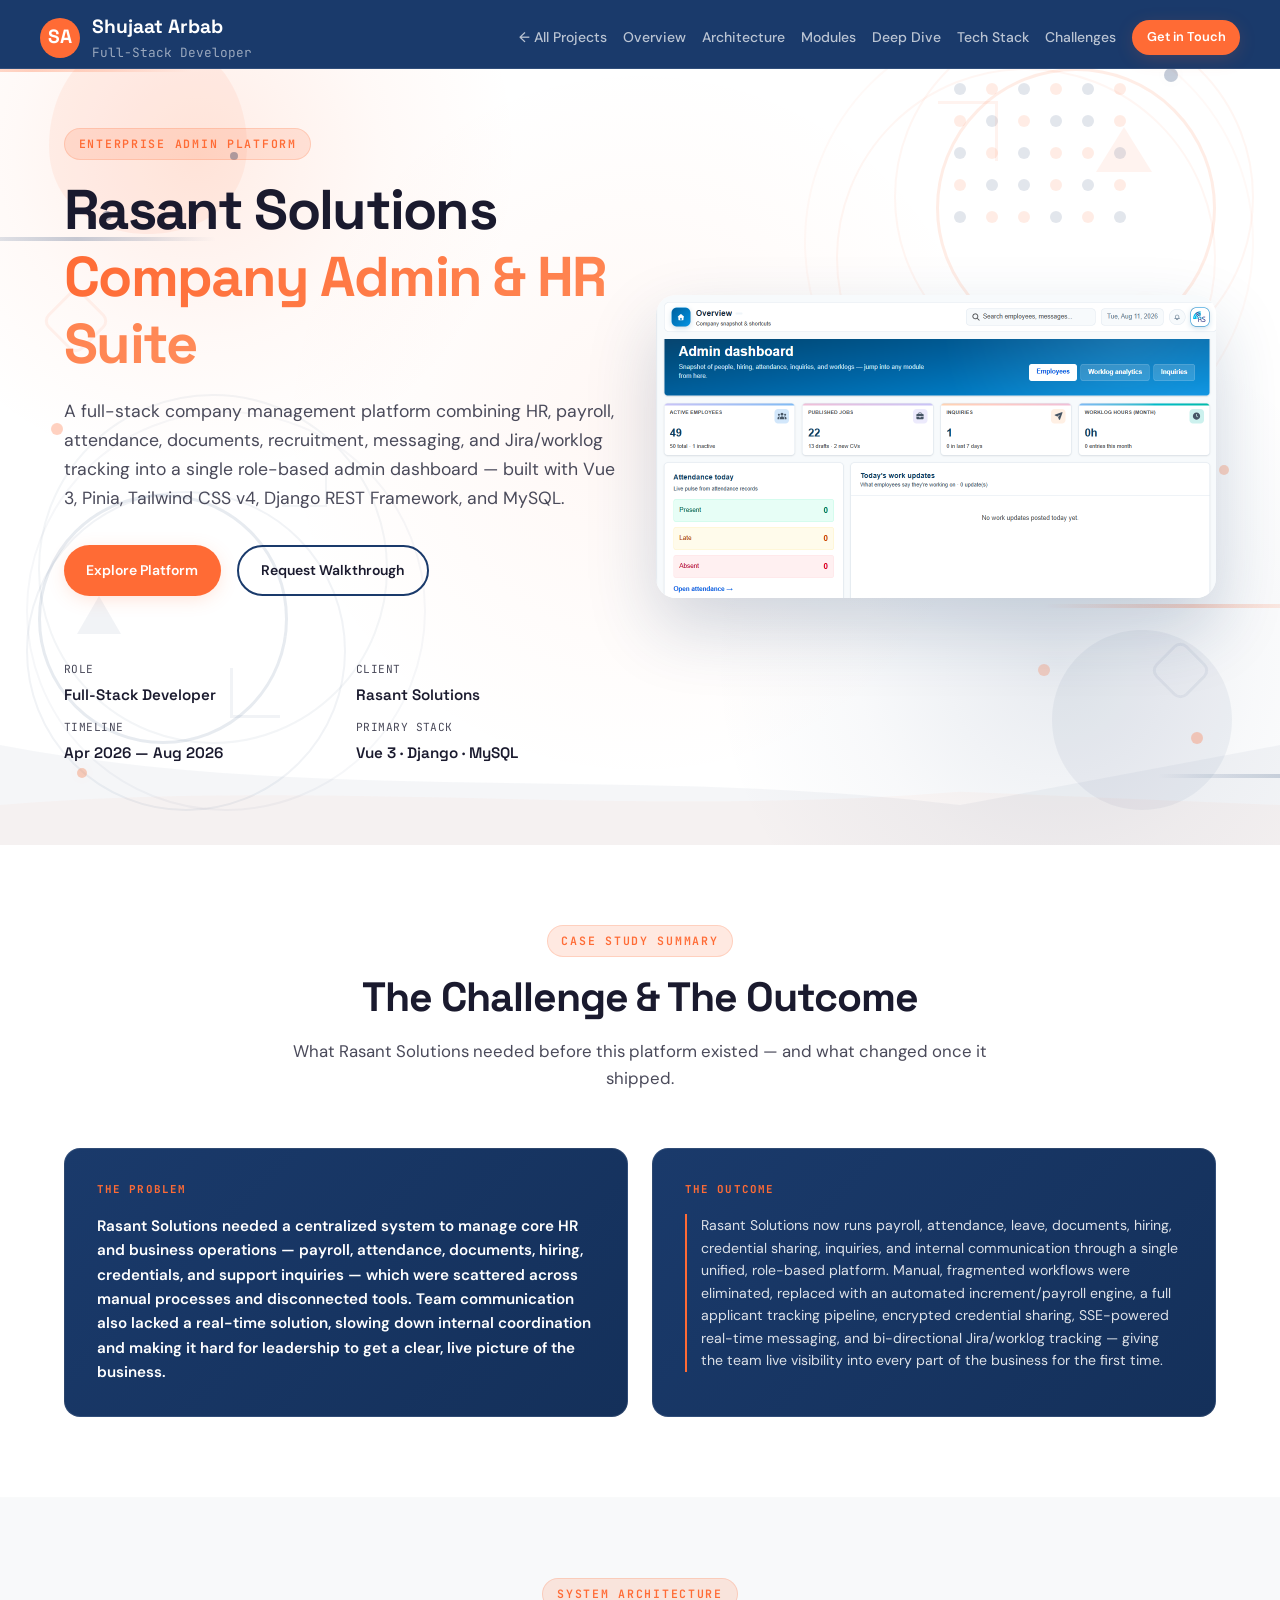
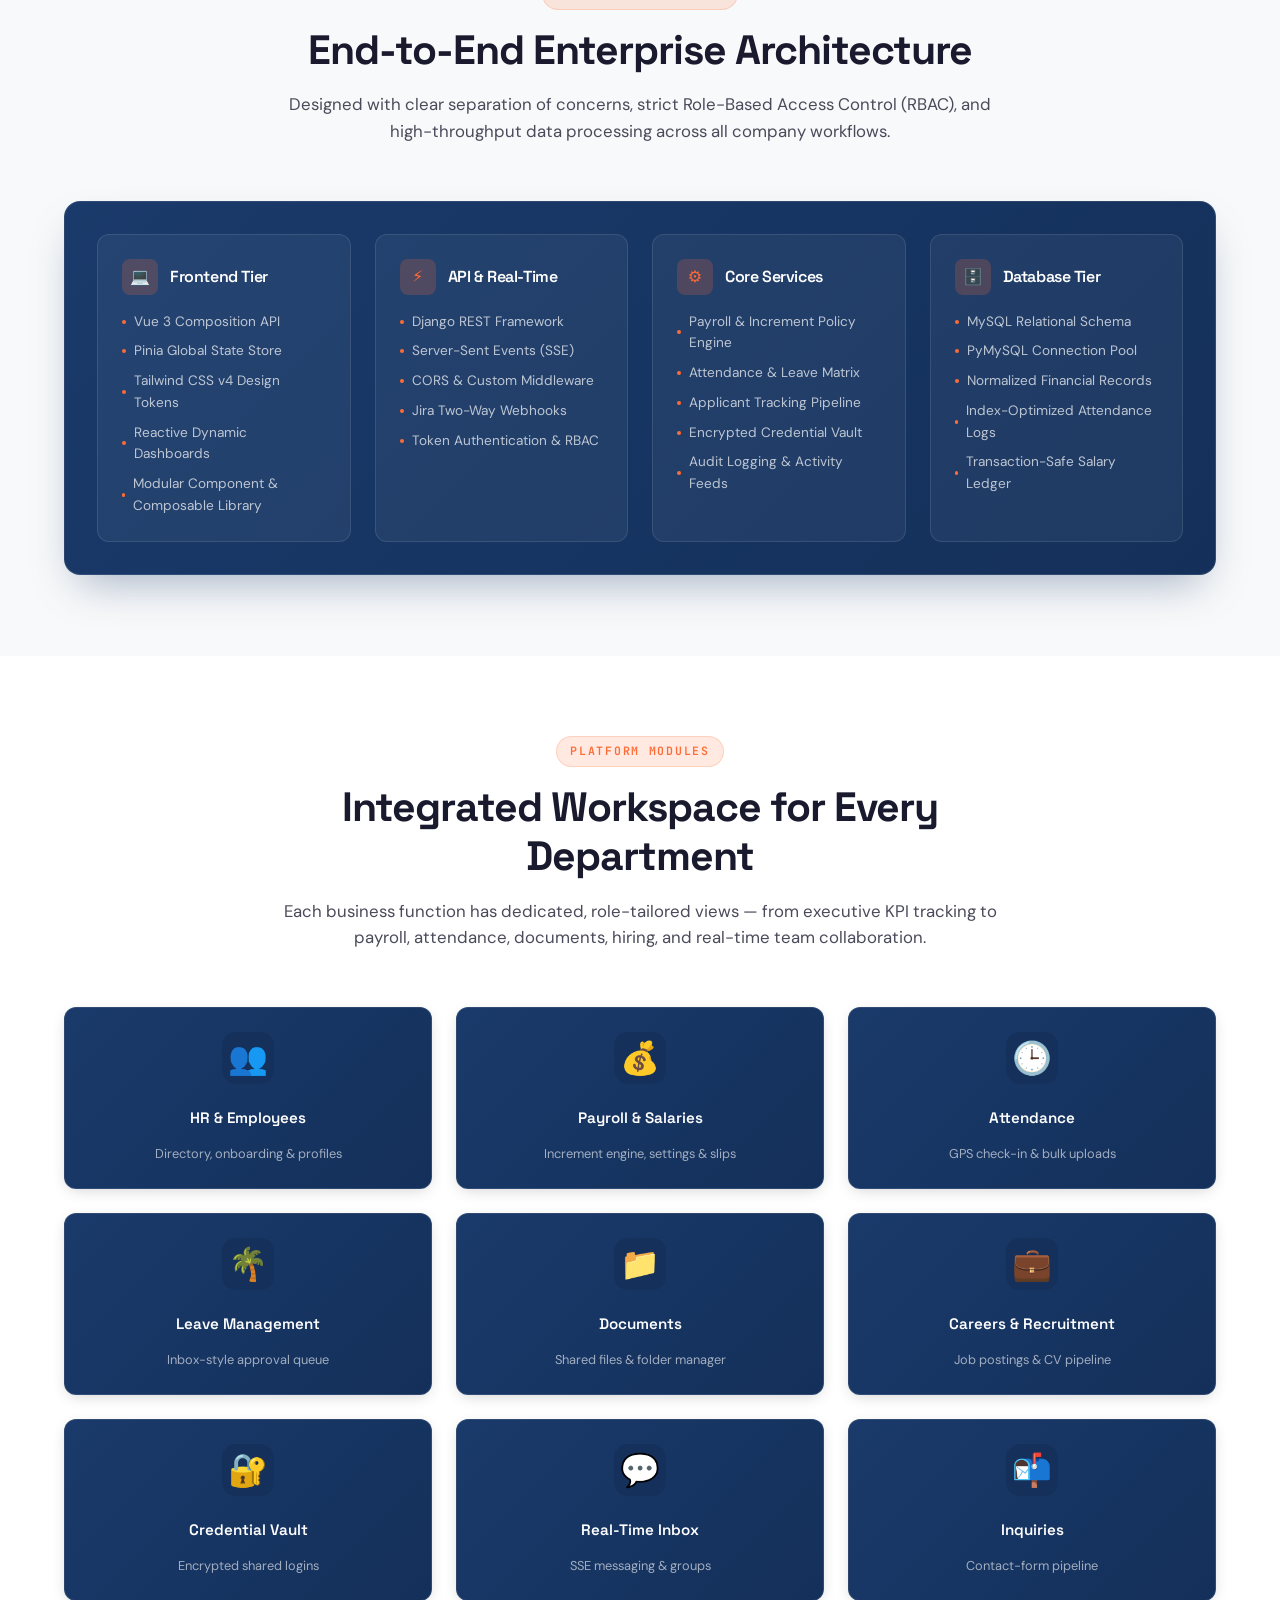
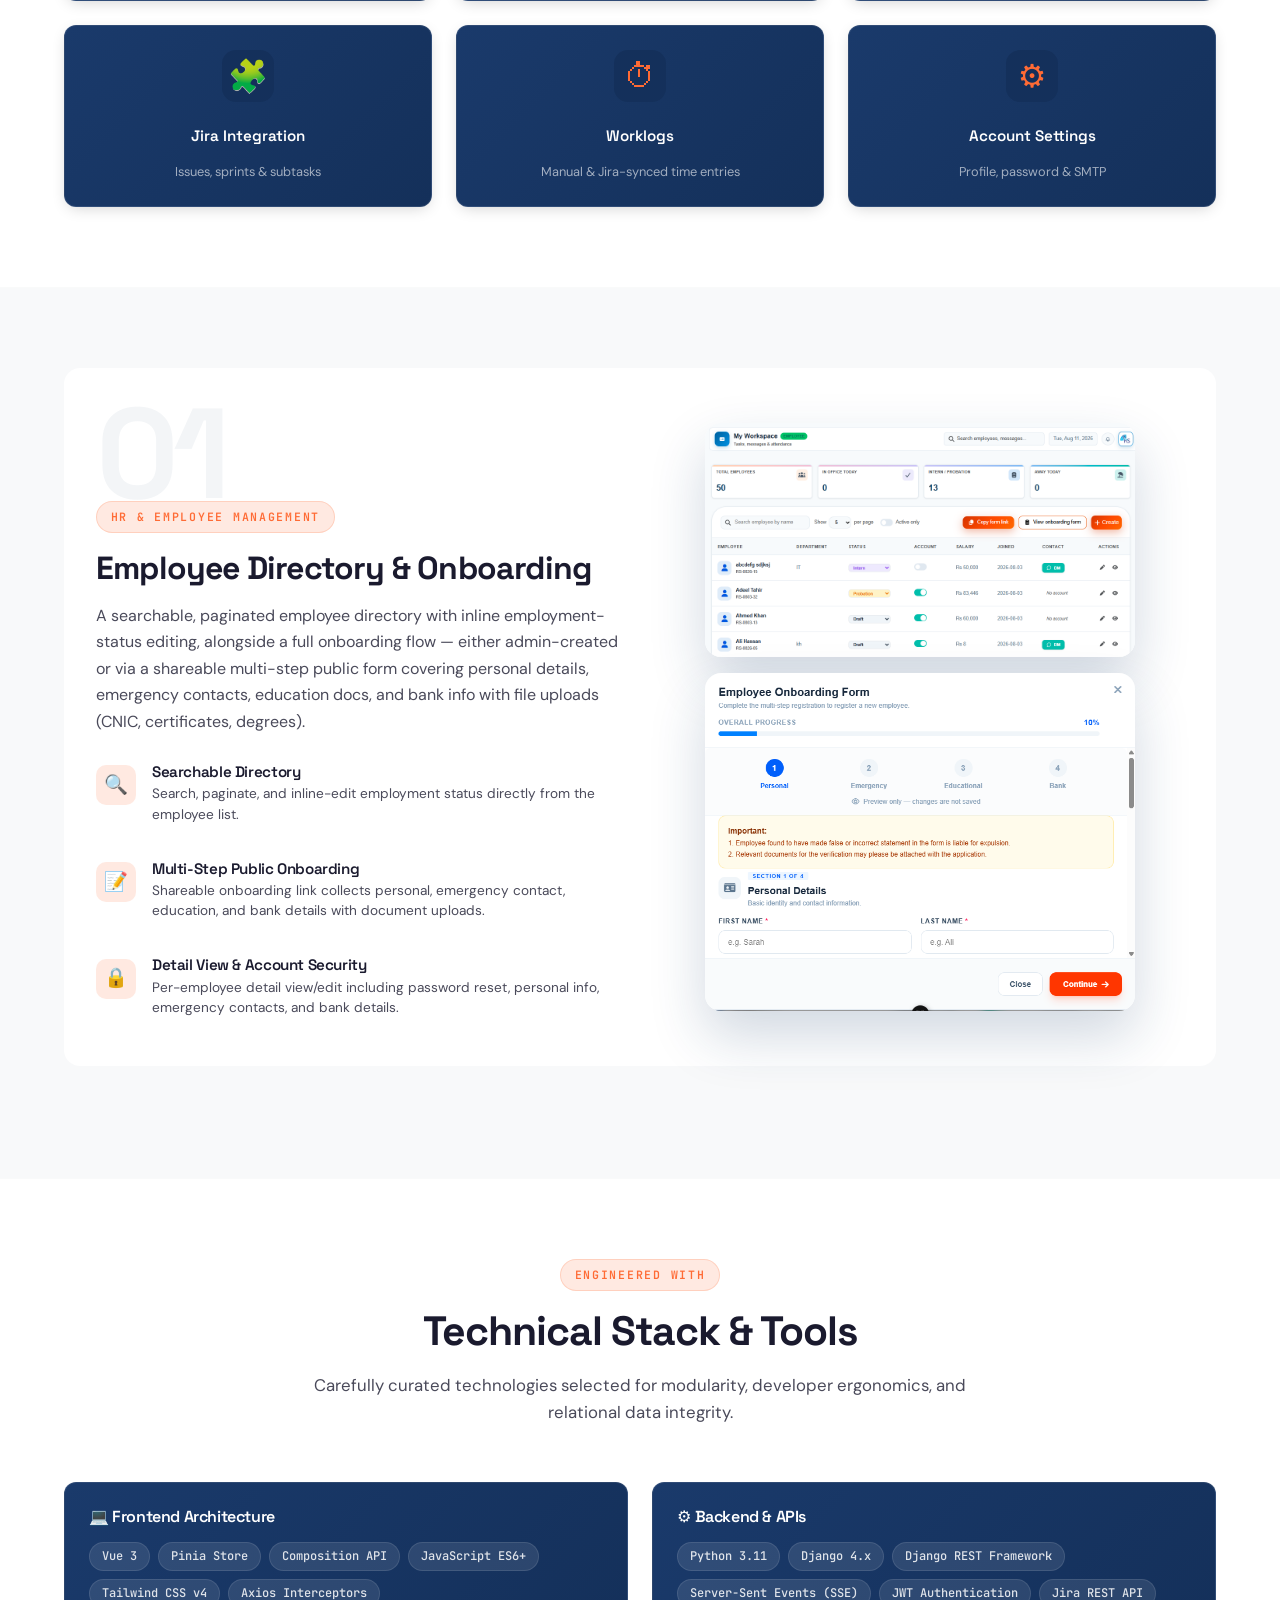
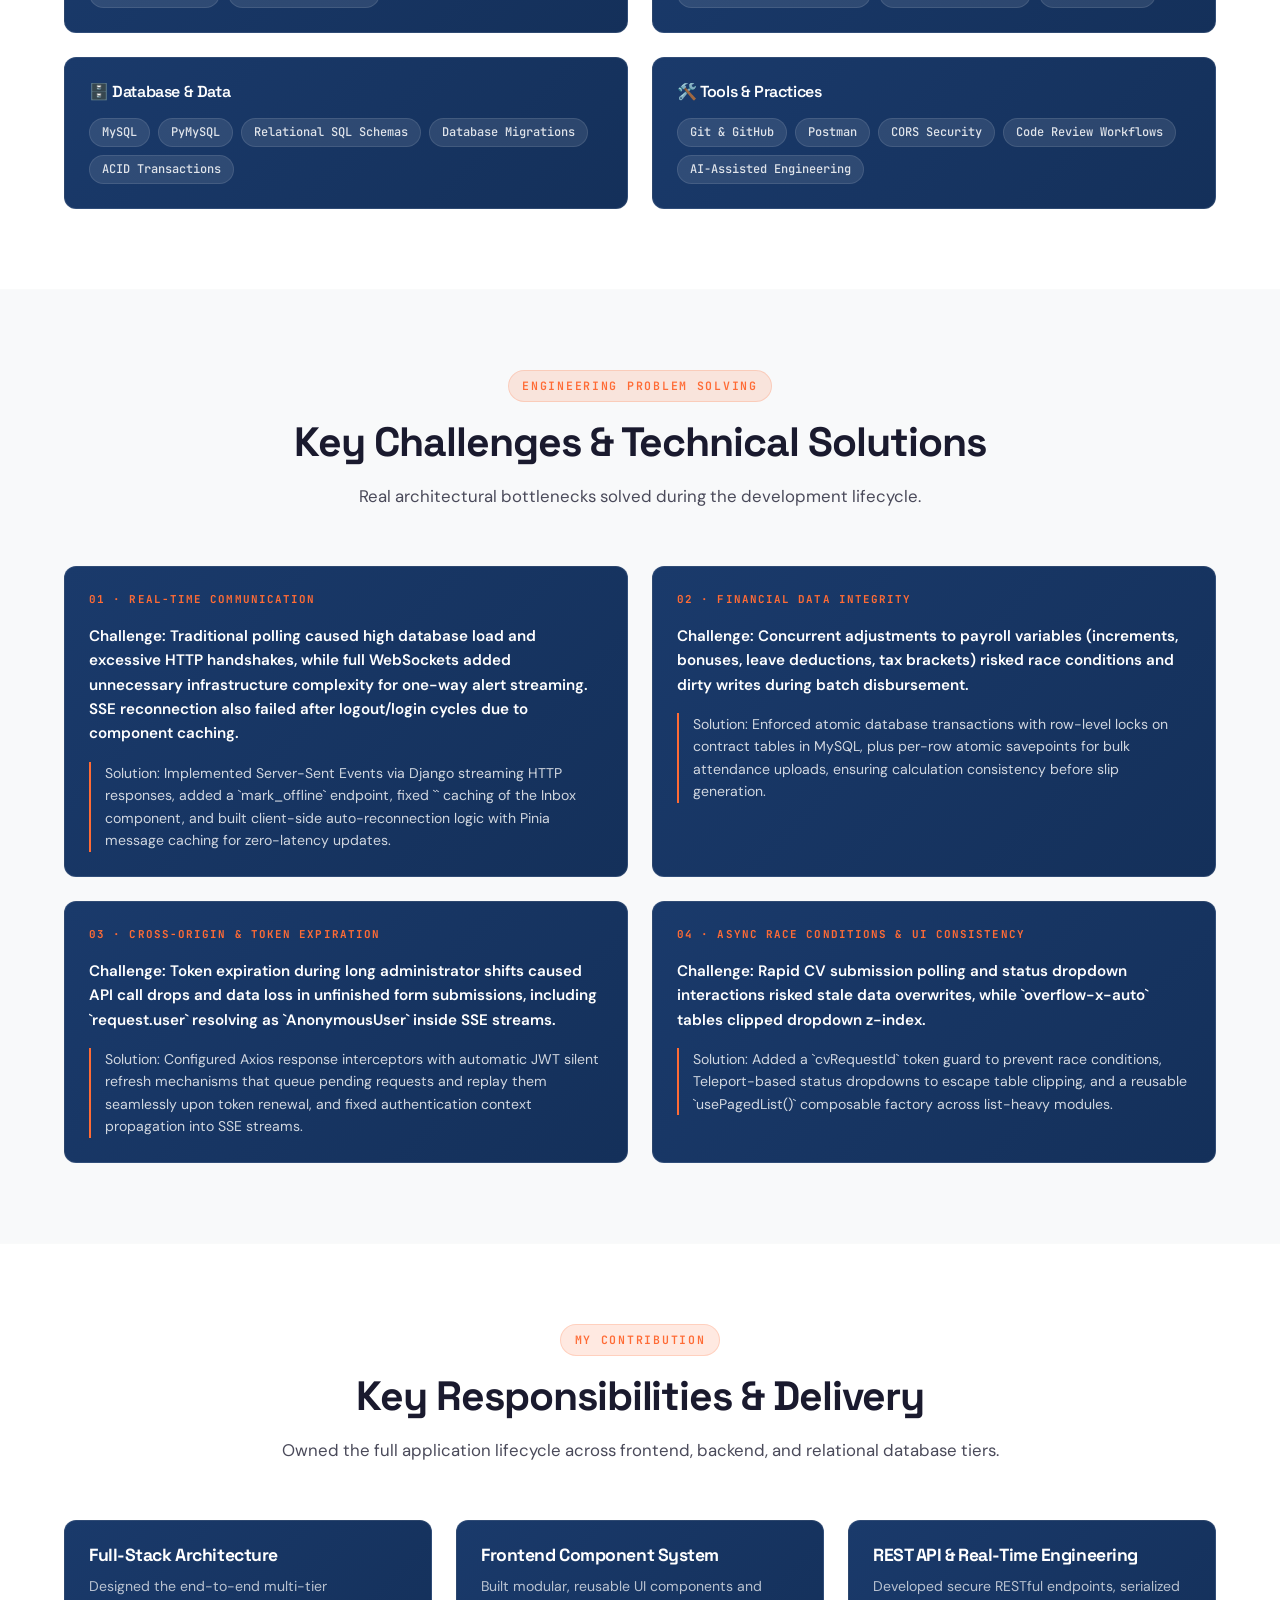
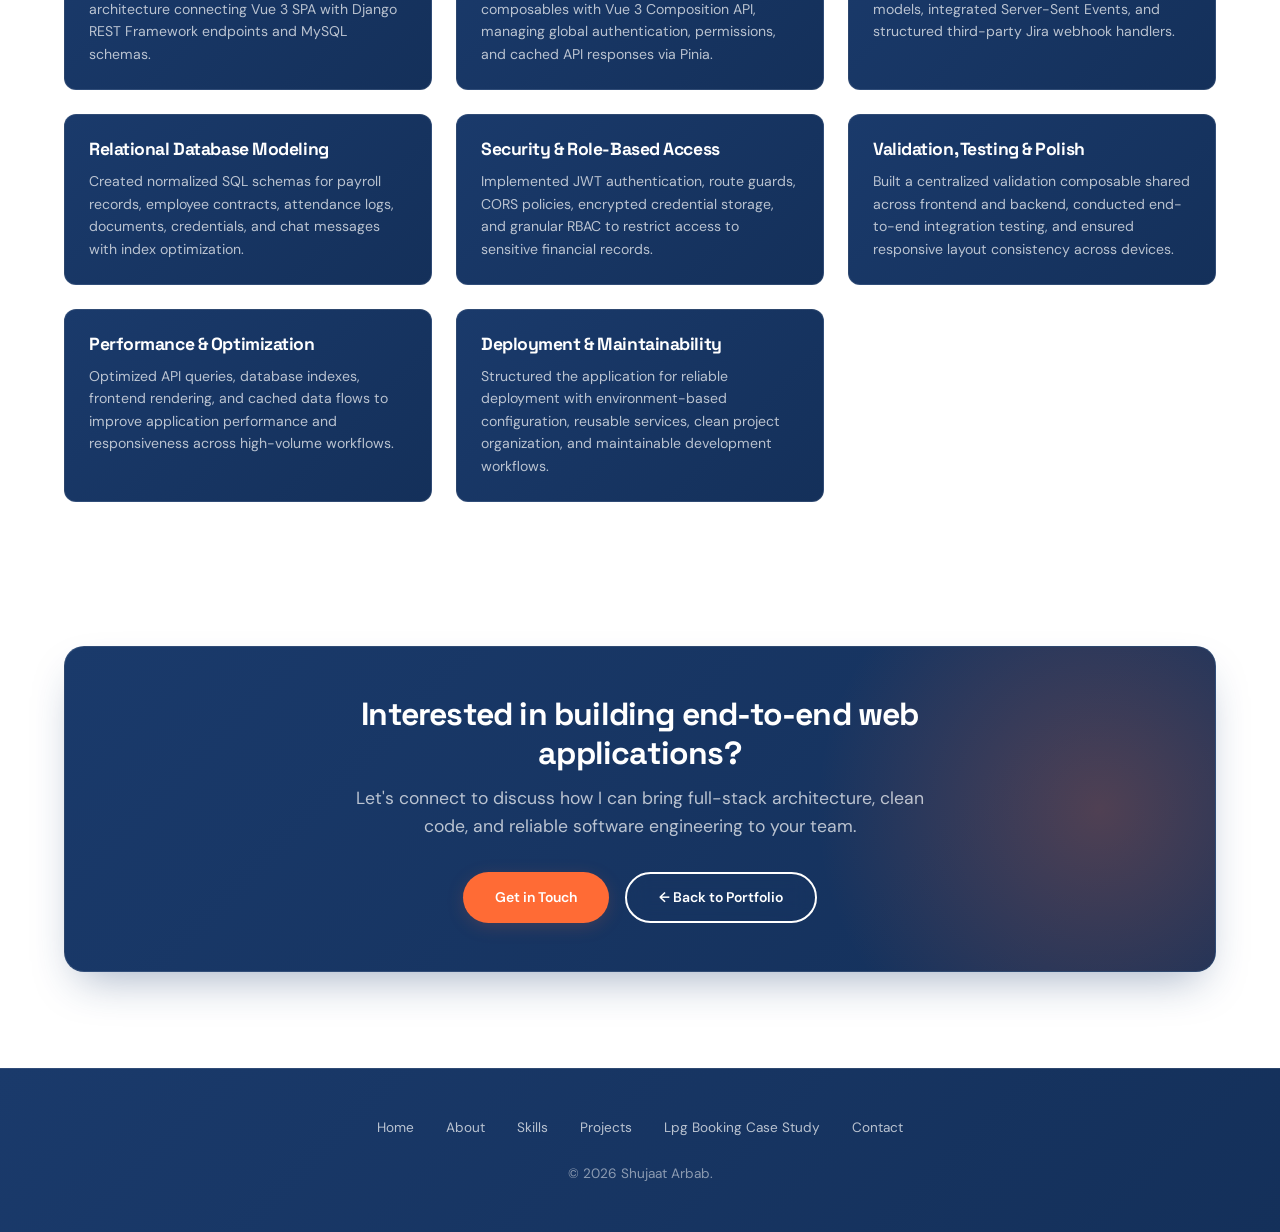
<file: rasant-solutions.html>
<!DOCTYPE html>
<html lang="en">
<head>
  <meta charset="utf-8" />
  <meta name="viewport" content="width=device-width, initial-scale=1" />
  <title>Rasant Solutions — Company Admin Panel &amp; Enterprise Suite | Shujaat Arbab</title>
  <meta name="description" content="Case study on building an enterprise company admin panel with Vue 3, Pinia, Django REST Framework, and MySQL by Shujaat Arbab." />
  <link rel="canonical" href="https://alihassan.dev/rasant-solutions.html" />

  <!-- Fonts -->
  <link rel="preconnect" href="https://fonts.googleapis.com" />
  <link rel="preconnect" href="https://fonts.gstatic.com" crossorigin />
  <link href="https://fonts.googleapis.com/css2?family=Space+Grotesk:wght@500;600;700;800&family=DM+Sans:wght@400;500;600;700&family=JetBrains+Mono:wght@400;500;600&display=swap" rel="stylesheet" />

  <!-- Design System Stylesheet -->
  <link rel="stylesheet" href="projects.css" />
  
  <!-- Color Override -->
  <style>
    /* Override dark colors with new theme */
    :root {
      --bg: #FFFFFF;
      --bg-subtle: #F8F9FA;
      --fg: #1A1A2E;
      --surface: #1A3A6B;
      --surface-2: #14305A;
      --surface-white: rgba(255, 255, 255, 0.05);
      --border: rgba(255, 255, 255, 0.1);
      --border-subtle: rgba(255, 255, 255, 0.08);
      --border-focus: #FF6B35;
      --primary: #FF6B35;
      --primary-fg: #FFFFFF;
      --primary-glow: rgba(255, 107, 53, 0.25);
      --accent: #FF8C5A;
      --accent-glow: rgba(255, 107, 53, 0.15);
      --accent-warm: #FF8C5A;
      --muted: rgba(255, 255, 255, 0.7);
      --muted-dark: rgba(255, 255, 255, 0.5);
      --grad-primary: linear-gradient(135deg, #FF6B35, #FF8C5A);
      --grad-surface: linear-gradient(135deg, #1A3A6B, #14305A);
      --grad-card: linear-gradient(135deg, #1A3A6B, #14305A);
      --shadow-sm: 0 4px 16px -4px rgba(0, 0, 0, 0.2);
      --shadow-card: 0 20px 45px -15px rgba(26, 58, 107, 0.4);
      --shadow-glow: 0 0 50px -10px rgba(255, 107, 53, 0.25);
      --shadow-glow-accent: 0 0 50px -10px rgba(255, 107, 53, 0.15);
    }

    /* Body background */
    html, body {
      background: #FFFFFF !important;
      min-height: 100vh;
    }

    /* Section backgrounds */
    .section, .section-alt {
      background: #FFFFFF !important;
    }

    /* Hero section */
    .hero-section {
      background: #FFFFFF !important;
    }

    /* Remove dark elements */
    .hero-mesh, .glow-orb, .side-grid, .grid-matrix, .matrix-cell,
    .ring-inner, .ring-outer, .ring-glow {
      display: none !important;
    }

    /* Card backgrounds */
    .surface-card, .cs-card, .tech-group-card, .benefit-card,
    .module-card, .arch-node, .arch-diagram-card {
      background: linear-gradient(135deg, #1A3A6B, #14305A) !important;
      border: 1px solid rgba(255, 255, 255, 0.1) !important;
      color: white !important;
    }

    /* Text colors */
    .hero-title, .section-title, .feature-heading, .cta-title,
    h1, h2, h3, h4, h5, h6, .benefit-title, .module-name {
      color: #1A1A2E !important;
    }

    .hero-desc, .section-desc, .feature-desc, .cta-desc,
    .benefit-desc, .module-sub, .point-desc {
      color: #4A4A5A !important;
    }

    .text-gradient {
      background: linear-gradient(135deg, #FF6B35, #FF8C5A) !important;
      -webkit-background-clip: text !important;
      background-clip: text !important;
      color: transparent !important;
    }

    /* Buttons */
    .btn-primary {
      background: #FF6B35 !important;
      color: white !important;
      border: none !important;
    }

    .btn-primary:hover {
      background: #E85D2C !important;
      color: white !important;
    }

    .btn-outline {
      background: transparent !important;
      border: 2px solid #1A3A6B !important;
      color: #1A1A2E !important;
    }

    .btn-outline:hover {
      background: #1A3A6B !important;
      color: white !important;
    }

    /* Navbar */
    .site-header {
      background: #1A3A6B !important;
      border-bottom: 1px solid rgba(255,255,255,0.1) !important;
    }

    .brand-name, .brand-role, .nav-link {
      color: white !important;
    }

    .brand-badge {
      background: #FF6B35 !important;
      color: white !important;
    }

    /* Footer */
    .site-footer {
      background: linear-gradient(135deg, #1A3A6B, #14305A) !important;
      border-top: 1px solid rgba(255,255,255,0.1) !important;
      color: white !important;
    }

    .site-footer a, .site-footer p {
      color: rgba(255,255,255,0.7) !important;
    }

    .site-footer a:hover {
      color: #FF6B35 !important;
    }

    /* Eyebrow badges */
    .eyebrow-badge {
      background: rgba(255, 107, 53, 0.15) !important;
      color: #FF6B35 !important;
      border-color: rgba(255, 107, 53, 0.2) !important;
    }

    /* Tech badges */
    .tech-badge {
      background: rgba(255, 255, 255, 0.1) !important;
      color: rgba(255,255,255,0.85) !important;
      border-color: rgba(255,255,255,0.1) !important;
    }

    .tech-badge:hover {
      background: #FF6B35 !important;
      color: white !important;
      border-color: #FF6B35 !important;
    }

    /* CTA Banner */
    .cta-banner {
      background: linear-gradient(135deg, #1A3A6B, #14305A) !important;
      border: 1px solid rgba(255, 255, 255, 0.1) !important;
    }

    .cta-title {
      color: white !important;
    }
    .cta-desc {
      color: rgba(255,255,255,0.7) !important;
    }

    /* Feature points */
    .feature-point-item .point-title {
      color: white !important;
    }
    .feature-point-item .point-desc {
      color: rgba(255,255,255,0.7) !important;
    }
    .point-icon-tile {
      background: rgba(255, 107, 53, 0.2) !important;
      color: #FF6B35 !important;
    }

    /* Section numbers */
    .section-number {
      color: rgba(255, 255, 255, 0.05) !important;
    }

    /* Meta items */
    .meta-item dt {
      color: rgba(255,255,255,0.5) !important;
    }
    .meta-item dd {
      color: white !important;
    }
  </style>
</head>
<body>

  <!-- ============================== HEADER ============================== -->
  <header class="site-header" style="background: #1A3A6B !important; border-bottom: 1px solid rgba(255,255,255,0.1) !important;">
    <div class="container header-inner">
      <a href="index.html#home" class="brand-link">
        <span class="brand-badge" style="background: #FF6B35 !important; color: white !important;">SA</span>
        <div>
          <span class="brand-name" style="color: white !important;">Shujaat Arbab</span>
          <span class="brand-role" style="color: rgba(255,255,255,0.7) !important;">Full-Stack Developer</span>
        </div>
      </a>

      <button class="menu-toggle" type="button" aria-label="Toggle navigation" aria-expanded="false" data-menu-toggle>
        <span class="hamburger-bar"></span>
        <span class="hamburger-bar"></span>
        <span class="hamburger-bar"></span>
      </button>

      <nav class="nav-desktop" aria-label="Project Navigation" data-mobile-nav>
        <a href="index.html#projects" class="nav-link" style="color: rgba(255,255,255,0.7) !important;">← All Projects</a>
        <a href="#challenge-outcome" class="nav-link" style="color: rgba(255,255,255,0.7) !important;">Overview</a>
        <a href="#architecture" class="nav-link" style="color: rgba(255,255,255,0.7) !important;">Architecture</a>
        <a href="#modules" class="nav-link" style="color: rgba(255,255,255,0.7) !important;">Modules</a>
        <a href="#features" class="nav-link" style="color: rgba(255,255,255,0.7) !important;">Deep Dive</a>
        <a href="#tech-stack" class="nav-link" style="color: rgba(255,255,255,0.7) !important;">Tech Stack</a>
        <a href="#challenges" class="nav-link" style="color: rgba(255,255,255,0.7) !important;">Challenges</a>
        <a href="index.html#contact" class="btn btn-primary btn-sm" style="background: #FF6B35 !important; color: white !important;">Get in Touch</a>
      </nav>
    </div>
  </header>

  <main>
    <!-- =============================== HERO ============================ -->
   <section class="hero-section" id="overview" style="background: #FFFFFF !important; padding-top: 8rem; padding-bottom: 5rem; position: relative; overflow: hidden;">
    
    <!-- ============== FULL COVERAGE CLEAR ANIMATIONS ============== -->
    
    <!-- 1. Large Floating Gradient Orbs (Full Coverage) -->
    <div style="position: absolute; top: -20%; left: -10%; width: 650px; height: 650px; background: radial-gradient(circle, rgba(255,107,53,0.12) 0%, rgba(255,107,53,0.04) 40%, transparent 70%); border-radius: 50%; animation: floatOrb1 14s ease-in-out infinite; pointer-events: none;"></div>
    <div style="position: absolute; bottom: -20%; right: -10%; width: 700px; height: 700px; background: radial-gradient(circle, rgba(26,58,107,0.10) 0%, rgba(26,58,107,0.03) 40%, transparent 70%); border-radius: 50%; animation: floatOrb2 16s ease-in-out infinite 2s; pointer-events: none;"></div>
    <div style="position: absolute; top: 50%; left: 50%; transform: translate(-50%, -50%); width: 850px; height: 850px; background: radial-gradient(circle, rgba(255,107,53,0.05) 0%, transparent 60%); border-radius: 50%; animation: floatOrb3 18s ease-in-out infinite 4s; pointer-events: none;"></div>

    <!-- 2. Large Pulsing Rings (Very Visible) -->
    <div style="position: absolute; top: 8%; right: 5%; width: 280px; height: 280px; border: 3px solid rgba(255,107,53,0.12); border-radius: 50%; animation: pulseRing1 5s ease-out infinite; pointer-events: none;"></div>
    <div style="position: absolute; top: 8%; right: 5%; width: 380px; height: 380px; border: 2px solid rgba(255,107,53,0.06); border-radius: 50%; animation: pulseRing1 5s ease-out infinite 1.8s; pointer-events: none;"></div>
    <div style="position: absolute; bottom: 12%; left: 3%; width: 250px; height: 250px; border: 3px solid rgba(26,58,107,0.10); border-radius: 50%; animation: pulseRing2 6s ease-out infinite 0.5s; pointer-events: none;"></div>
    <div style="position: absolute; bottom: 12%; left: 3%; width: 350px; height: 350px; border: 2px solid rgba(26,58,107,0.05); border-radius: 50%; animation: pulseRing2 6s ease-out infinite 2.2s; pointer-events: none;"></div>

    <!-- 3. Morphing Blobs (Clear) -->
    <svg style="position: absolute; top: 3%; left: 3%; width: 220px; height: 220px; opacity: 0.07; pointer-events: none; animation: morphBlob1 10s ease-in-out infinite;" viewBox="0 0 200 200">
        <path d="M100,10 C160,10 190,60 190,110 C190,160 150,190 100,190 C50,190 10,160 10,110 C10,60 40,10 100,10 Z" fill="#FF6B35"/>
    </svg>
    <svg style="position: absolute; bottom: 3%; right: 3%; width: 200px; height: 200px; opacity: 0.05; pointer-events: none; animation: morphBlob2 12s ease-in-out infinite 3s;" viewBox="0 0 200 200">
        <path d="M100,10 C150,10 190,50 190,100 C190,150 150,190 100,190 C50,190 10,150 10,100 C10,50 50,10 100,10 Z" fill="#1A3A6B"/>
    </svg>

    <!-- 4. Moving Gradient Lines (Full Width Visible) -->
    <div style="position: absolute; top: 8%; left: -10%; width: 320px; height: 4px; background: linear-gradient(90deg, transparent, rgba(255,107,53,0.18), rgba(255,107,53,0.30), rgba(255,107,53,0.18), transparent); border-radius: 9999px; animation: moveLine1 6s ease-in-out infinite; pointer-events: none;"></div>
    <div style="position: absolute; top: 28%; left: -5%; width: 280px; height: 4px; background: linear-gradient(90deg, transparent, rgba(26,58,107,0.15), rgba(26,58,107,0.25), rgba(26,58,107,0.15), transparent); border-radius: 9999px; animation: moveLine2 7s ease-in-out infinite 2.5s; pointer-events: none;"></div>
    <div style="position: absolute; bottom: 28%; right: -5%; width: 300px; height: 4px; background: linear-gradient(90deg, transparent, rgba(255,107,53,0.15), rgba(255,107,53,0.25), rgba(255,107,53,0.15), transparent); border-radius: 9999px; animation: moveLine3 8s ease-in-out infinite 4.5s; pointer-events: none;"></div>
    <div style="position: absolute; bottom: 8%; right: -10%; width: 250px; height: 4px; background: linear-gradient(90deg, transparent, rgba(26,58,107,0.12), rgba(26,58,107,0.20), rgba(26,58,107,0.12), transparent); border-radius: 9999px; animation: moveLine4 6.5s ease-in-out infinite 1.2s; pointer-events: none;"></div>

    <!-- 5. Floating Geometric Shapes (Clear) -->
    <div style="position: absolute; top: 15%; right: 10%; width: 0; height: 0; border-left: 28px solid transparent; border-right: 28px solid transparent; border-bottom: 45px solid rgba(255,107,53,0.08); animation: floatTriangle1 11s ease-in-out infinite; pointer-events: none;"></div>
    <div style="position: absolute; bottom: 25%; left: 6%; width: 0; height: 0; border-left: 22px solid transparent; border-right: 22px solid transparent; border-bottom: 38px solid rgba(26,58,107,0.06); animation: floatTriangle2 13s ease-in-out infinite 3.5s; pointer-events: none;"></div>
    <div style="position: absolute; top: 35%; left: 4%; width: 50px; height: 50px; border: 3px solid rgba(255,107,53,0.08); border-radius: 10px; transform: rotate(45deg); animation: floatSquare1 10s ease-in-out infinite 1.5s; pointer-events: none;"></div>
    <div style="position: absolute; bottom: 18%; right: 6%; width: 45px; height: 45px; border: 3px solid rgba(26,58,107,0.06); border-radius: 10px; transform: rotate(45deg); animation: floatSquare2 12s ease-in-out infinite 4.5s; pointer-events: none;"></div>

    <!-- 6. Large Dots Grid Pattern (Full Coverage) -->
    <div style="position: absolute; top: 6%; right: 12%; display: grid; grid-template-columns: repeat(6, 12px); gap: 20px; opacity: 0.12; pointer-events: none;">
        <div style="width: 12px; height: 12px; background: #FF6B35; border-radius: 50%;"></div>
        <div style="width: 12px; height: 12px; background: #1A3A6B; border-radius: 50%;"></div>
        <div style="width: 12px; height: 12px; background: #FF6B35; border-radius: 50%;"></div>
        <div style="width: 12px; height: 12px; background: #1A3A6B; border-radius: 50%;"></div>
        <div style="width: 12px; height: 12px; background: #FF6B35; border-radius: 50%;"></div>
        <div style="width: 12px; height: 12px; background: #1A3A6B; border-radius: 50%;"></div>
        <div style="width: 12px; height: 12px; background: #1A3A6B; border-radius: 50%;"></div>
        <div style="width: 12px; height: 12px; background: #FF6B35; border-radius: 50%;"></div>
        <div style="width: 12px; height: 12px; background: #1A3A6B; border-radius: 50%;"></div>
        <div style="width: 12px; height: 12px; background: #FF6B35; border-radius: 50%;"></div>
        <div style="width: 12px; height: 12px; background: #1A3A6B; border-radius: 50%;"></div>
        <div style="width: 12px; height: 12px; background: #FF6B35; border-radius: 50%;"></div>
        <div style="width: 12px; height: 12px; background: #FF6B35; border-radius: 50%;"></div>
        <div style="width: 12px; height: 12px; background: #1A3A6B; border-radius: 50%;"></div>
        <div style="width: 12px; height: 12px; background: #FF6B35; border-radius: 50%;"></div>
        <div style="width: 12px; height: 12px; background: #1A3A6B; border-radius: 50%;"></div>
        <div style="width: 12px; height: 12px; background: #1A3A6B; border-radius: 50%;"></div>
        <div style="width: 12px; height: 12px; background: #FF6B35; border-radius: 50%;"></div>
        <div style="width: 12px; height: 12px; background: #1A3A6B; border-radius: 50%;"></div>
        <div style="width: 12px; height: 12px; background: #FF6B35; border-radius: 50%;"></div>
        <div style="width: 12px; height: 12px; background: #1A3A6B; border-radius: 50%;"></div>
        <div style="width: 12px; height: 12px; background: #FF6B35; border-radius: 50%;"></div>
        <div style="width: 12px; height: 12px; background: #FF6B35; border-radius: 50%;"></div>
        <div style="width: 12px; height: 12px; background: #1A3A6B; border-radius: 50%;"></div>
        <div style="width: 12px; height: 12px; background: #FF6B35; border-radius: 50%;"></div>
        <div style="width: 12px; height: 12px; background: #1A3A6B; border-radius: 50%;"></div>
        <div style="width: 12px; height: 12px; background: #1A3A6B; border-radius: 50%;"></div>
        <div style="width: 12px; height: 12px; background: #FF6B35; border-radius: 50%;"></div>
        <div style="width: 12px; height: 12px; background: #1A3A6B; border-radius: 50%;"></div>
        <div style="width: 12px; height: 12px; background: #FF6B35; border-radius: 50%;"></div>
        <div style="width: 12px; height: 12px; background: #1A3A6B; border-radius: 50%;"></div>
        <div style="width: 12px; height: 12px; background: #FF6B35; border-radius: 50%;"></div>
        <div style="width: 12px; height: 12px; background: #FF6B35; border-radius: 50%;"></div>
        <div style="width: 12px; height: 12px; background: #1A3A6B; border-radius: 50%;"></div>
        <div style="width: 12px; height: 12px; background: #FF6B35; border-radius: 50%;"></div>
        <div style="width: 12px; height: 12px; background: #1A3A6B; border-radius: 50%;"></div>
    </div>

    <!-- 7. Large Rotating Rings (Visible) -->
    <div style="position: absolute; top: 2%; right: 2%; width: 450px; height: 450px; border: 2px solid rgba(255,107,53,0.04); border-radius: 50%; animation: spinSlow 35s linear infinite; pointer-events: none;"></div>
    <div style="position: absolute; top: 2%; right: 2%; width: 360px; height: 360px; border: 2px solid rgba(255,107,53,0.06); border-radius: 50%; animation: spinSlow 25s linear infinite reverse; pointer-events: none;"></div>
    <div style="position: absolute; bottom: 4%; left: 2%; width: 400px; height: 400px; border: 2px solid rgba(26,58,107,0.04); border-radius: 50%; animation: spinSlow 30s linear infinite 5s; pointer-events: none;"></div>
    <div style="position: absolute; bottom: 4%; left: 2%; width: 320px; height: 320px; border: 2px solid rgba(26,58,107,0.06); border-radius: 50%; animation: spinSlow 22s linear infinite reverse 3s; pointer-events: none;"></div>

    <!-- 8. Floating Particles (Large & Visible - Full Coverage) -->
    <div style="position: absolute; top: 5%; left: 5%; width: 12px; height: 12px; background: #FF6B35; border-radius: 50%; opacity: 0.35; animation: floatParticle1 7s ease-in-out infinite; pointer-events: none; box-shadow: 0 0 25px rgba(255,107,53,0.2);"></div>
    <div style="position: absolute; top: 8%; right: 8%; width: 14px; height: 14px; background: #1A3A6B; border-radius: 50%; opacity: 0.25; animation: floatParticle2 9s ease-in-out infinite 1.5s; pointer-events: none; box-shadow: 0 0 25px rgba(26,58,107,0.15);"></div>
    <div style="position: absolute; bottom: 8%; left: 6%; width: 10px; height: 10px; background: #FF8C5A; border-radius: 50%; opacity: 0.40; animation: floatParticle3 8s ease-in-out infinite 3s; pointer-events: none; box-shadow: 0 0 25px rgba(255,140,90,0.2);"></div>
    <div style="position: absolute; bottom: 12%; right: 6%; width: 12px; height: 12px; background: #FF6B35; border-radius: 50%; opacity: 0.30; animation: floatParticle4 10s ease-in-out infinite 4s; pointer-events: none; box-shadow: 0 0 25px rgba(255,107,53,0.15);"></div>
    <div style="position: absolute; top: 25%; left: 8%; width: 10px; height: 10px; background: #1A3A6B; border-radius: 50%; opacity: 0.35; animation: floatParticle5 6s ease-in-out infinite 2s; pointer-events: none; box-shadow: 0 0 25px rgba(26,58,107,0.15);"></div>
    <div style="position: absolute; top: 35%; right: 10%; width: 14px; height: 14px; background: #FF6B35; border-radius: 50%; opacity: 0.25; animation: floatParticle6 8s ease-in-out infinite 5s; pointer-events: none; box-shadow: 0 0 25px rgba(255,107,53,0.15);"></div>
    <div style="position: absolute; bottom: 30%; left: 10%; width: 8px; height: 8px; background: #FF8C5A; border-radius: 50%; opacity: 0.45; animation: floatParticle7 5s ease-in-out infinite 1s; pointer-events: none; box-shadow: 0 0 25px rgba(255,140,90,0.2);"></div>
    <div style="position: absolute; bottom: 35%; right: 8%; width: 10px; height: 10px; background: #1A3A6B; border-radius: 50%; opacity: 0.30; animation: floatParticle8 7s ease-in-out infinite 3.5s; pointer-events: none; box-shadow: 0 0 25px rgba(26,58,107,0.15);"></div>
    <div style="position: absolute; top: 50%; left: 4%; width: 12px; height: 12px; background: #FF6B35; border-radius: 50%; opacity: 0.30; animation: floatParticle9 6.5s ease-in-out infinite 2.5s; pointer-events: none; box-shadow: 0 0 25px rgba(255,107,53,0.15);"></div>
    <div style="position: absolute; top: 55%; right: 4%; width: 10px; height: 10px; background: #FF8C5A; border-radius: 50%; opacity: 0.35; animation: floatParticle10 8.5s ease-in-out infinite 4.5s; pointer-events: none; box-shadow: 0 0 25px rgba(255,140,90,0.15);"></div>
    <div style="position: absolute; top: 18%; left: 18%; width: 8px; height: 8px; background: #1A3A6B; border-radius: 50%; opacity: 0.40; animation: floatParticle11 5.5s ease-in-out infinite 0.8s; pointer-events: none; box-shadow: 0 0 25px rgba(26,58,107,0.15);"></div>
    <div style="position: absolute; bottom: 20%; right: 18%; width: 12px; height: 12px; background: #FF6B35; border-radius: 50%; opacity: 0.25; animation: floatParticle12 7.5s ease-in-out infinite 2.2s; pointer-events: none; box-shadow: 0 0 25px rgba(255,107,53,0.15);"></div>

    <!-- 9. Diagonal Floating Lines (Visible) -->
    <div style="position: absolute; top: 12%; right: 22%; width: 60px; height: 60px; border-top: 3px solid rgba(255,107,53,0.08); border-right: 3px solid rgba(255,107,53,0.08); animation: diagonalFloat1 9s ease-in-out infinite; pointer-events: none;"></div>
    <div style="position: absolute; bottom: 15%; left: 18%; width: 50px; height: 50px; border-bottom: 3px solid rgba(26,58,107,0.06); border-left: 3px solid rgba(26,58,107,0.06); animation: diagonalFloat2 10s ease-in-out infinite 3s; pointer-events: none;"></div>
    <div style="position: absolute; top: 40%; right: 28%; width: 40px; height: 40px; border-top: 2px solid rgba(255,107,53,0.06); border-left: 2px solid rgba(255,107,53,0.06); animation: diagonalFloat3 8s ease-in-out infinite 1.5s; pointer-events: none;"></div>
    <div style="position: absolute; bottom: 40%; left: 22%; width: 45px; height: 45px; border-bottom: 2px solid rgba(26,58,107,0.05); border-right: 2px solid rgba(26,58,107,0.05); animation: diagonalFloat4 11s ease-in-out infinite 4s; pointer-events: none;"></div>

    <!-- 10. Wave Lines at Bottom -->
    <svg style="position: absolute; bottom: 0; left: 0; width: 100%; height: 120px; pointer-events: none; opacity: 0.04;" viewBox="0 0 1200 120" preserveAspectRatio="none">
        <path d="M0,20 C300,80 600,40 900,80 L1200,20 L1200,120 L0,120 Z" fill="#1A3A6B"></path>
    </svg>
    <svg style="position: absolute; bottom: 0; left: 0; width: 100%; height: 80px; pointer-events: none; opacity: 0.03; animation: waveMove 10s ease-in-out infinite;" viewBox="0 0 1200 120" preserveAspectRatio="none">
        <path d="M0,60 C300,20 600,80 900,40 L1200,60 L1200,120 L0,120 Z" fill="#FF6B35"></path>
    </svg>

    <div class="container" style="position: relative; z-index: 2;">
        <div class="hero-grid">
            <!-- Hero Text -->
            <div>
                <span class="eyebrow-badge" style="background: rgba(255,107,53,0.15) !important; color: #FF6B35 !important; border-color: rgba(255,107,53,0.2) !important; animation: fadeInUp 0.6s ease forwards;">Enterprise Admin Platform</span>
                <h1 class="hero-title" style="color: #1A1A2E !important; animation: fadeInUp 0.8s ease forwards 0.2s; opacity: 0;">
                    Rasant Solutions <br />
                    <span class="text-gradient" style="background: linear-gradient(135deg, #FF6B35, #FF8C5A) !important; -webkit-background-clip: text !important; background-clip: text !important; color: transparent !important;">Company Admin &amp; HR Suite</span>
                </h1>
                <p class="hero-desc" style="color: #4A4A5A !important; animation: fadeInUp 1s ease forwards 0.4s; opacity: 0;">
                    A full-stack company management platform combining HR, payroll, attendance, documents, recruitment, messaging, and Jira/worklog tracking into a single role-based admin dashboard — built with Vue 3, Pinia, Tailwind CSS v4, Django REST Framework, and MySQL.
                </p>

                <div class="hero-actions" style="animation: fadeInUp 1.2s ease forwards 0.6s; opacity: 0;">
                    <a href="#features" class="btn btn-primary" style="background: #FF6B35 !important; color: white !important; border: none !important;">Explore Platform</a>
                    <a href="index.html#contact" class="btn btn-outline" style="background: transparent !important; border: 2px solid #1A3A6B !important; color: #1A1A2E !important;">Request Walkthrough</a>
                </div>

                <!-- Metadata List -->
                <dl class="hero-metadata" style="animation: fadeInUp 1.4s ease forwards 0.8s; opacity: 0;">
                    <div class="meta-item">
                        <dt style="color: #4A4A5A !important;">Role</dt>
                        <dd style="color: #1A1A2E !important;">Full-Stack Developer</dd>
                    </div>
                    <div class="meta-item">
                        <dt style="color: #4A4A5A !important;">Client</dt>
                        <dd style="color: #1A1A2E !important;">Rasant Solutions</dd>
                    </div>
                    <div class="meta-item">
                        <dt style="color: #4A4A5A !important;">Timeline</dt>
                        <dd style="color: #1A1A2E !important;">Apr 2026 — Aug 2026</dd>
                    </div>
                    <div class="meta-item">
                        <dt style="color: #4A4A5A !important;">Primary Stack</dt>
                        <dd style="color: #1A1A2E !important;">Vue 3 · Django · MySQL</dd>
                    </div>
                </dl>
            </div>

            <!-- Hero Visual -->
            <div class="hero-visual-wrapper" style="animation: fadeInRight 1s ease forwards 0.4s; opacity: 0;">
                <img
                    src="./assests/screenshots/Rasant-Solution/rasant-dashboard-overview.png"
                    alt="Rasant Solutions admin dashboard overview showing live KPI widgets, headcount, and payroll status"
                    style="width:min(760px, 90vw); display:block; border-radius:20px; box-shadow:0 30px 70px rgba(26,58,107,0.2);"
                />
            </div>
        </div>
    </div>
</section>

    <!-- ==================== THE CHALLENGE & THE OUTCOME ================= -->
    <section class="section" id="challenge-outcome" style="background: #FFFFFF !important; padding: 5rem 0;">
      <div class="container">
        <div class="section-header">
          <span class="eyebrow-badge" style="background: rgba(255,107,53,0.15) !important; color: #FF6B35 !important; border-color: rgba(255,107,53,0.2) !important;">Case Study Summary</span>
          <h2 class="section-title" style="color: #1A1A2E !important;">The Challenge &amp; The Outcome</h2>
          <p class="section-desc" style="color: #4A4A5A !important;">
            What Rasant Solutions needed before this platform existed — and what changed once it shipped.
          </p>
        </div>

        <div class="challenge-solution-grid">
          <div class="cs-card" style="background: linear-gradient(135deg, #1A3A6B, #14305A) !important; border: 1px solid rgba(255,255,255,0.1) !important; border-radius: 16px !important; padding: 2rem;">
            <span class="cs-tag" style="color: #FF6B35 !important;">The Problem</span>
            <p class="cs-problem" style="color: white !important;">
              Rasant Solutions needed a centralized system to manage core HR and business operations — payroll, attendance, documents, hiring, credentials, and support inquiries — which were scattered across manual processes and disconnected tools. Team communication also lacked a real-time solution, slowing down internal coordination and making it hard for leadership to get a clear, live picture of the business.
            </p>
          </div>

          <div class="cs-card" style="background: linear-gradient(135deg, #1A3A6B, #14305A) !important; border: 1px solid rgba(255,255,255,0.1) !important; border-radius: 16px !important; padding: 2rem;">
            <span class="cs-tag" style="color: #FF6B35 !important;">The Outcome</span>
            <p class="cs-solution" style="color: rgba(255,255,255,0.85) !important; border-left-color: #FF6B35 !important;">
              Rasant Solutions now runs payroll, attendance, leave, documents, hiring, credential sharing, inquiries, and internal communication through a single unified, role-based platform. Manual, fragmented workflows were eliminated, replaced with an automated increment/payroll engine, a full applicant tracking pipeline, encrypted credential sharing, SSE-powered real-time messaging, and bi-directional Jira/worklog tracking — giving the team live visibility into every part of the business for the first time.
            </p>
          </div>
        </div>
      </div>
    </section>

    <!-- ==================== PLATFORM ARCHITECTURE ====================== -->
    <section class="section section-alt" id="architecture" style="background: #F8F9FA !important; padding: 5rem 0;">
      <div class="container">
        <div class="section-header">
          <span class="eyebrow-badge" style="background: rgba(255,107,53,0.15) !important; color: #FF6B35 !important; border-color: rgba(255,107,53,0.2) !important;">System Architecture</span>
          <h2 class="section-title" style="color: #1A1A2E !important;">End-to-End Enterprise Architecture</h2>
          <p class="section-desc" style="color: #4A4A5A !important;">
            Designed with clear separation of concerns, strict Role-Based Access Control (RBAC), and high-throughput data processing across all company workflows.
          </p>
        </div>

        <div class="arch-diagram-card" style="background: linear-gradient(135deg, #1A3A6B, #14305A) !important; border: 1px solid rgba(255,255,255,0.1) !important; border-radius: 16px !important; padding: 2rem;">
          <div class="arch-flow-grid">
            <!-- Client Layer -->
            <div class="arch-node" style="background: rgba(255,255,255,0.05) !important; border: 1px solid rgba(255,255,255,0.1) !important; border-radius: 12px !important; padding: 1.5rem;">
              <div class="arch-node-header">
                <div class="arch-icon" style="background: rgba(255,107,53,0.2) !important; color: #FF6B35 !important;">💻</div>
                <h3 class="arch-node-title" style="color: white !important;">Frontend Tier</h3>
              </div>
              <ul class="arch-node-list" style="color: rgba(255,255,255,0.7) !important;">
                <li>Vue 3 Composition API</li>
                <li>Pinia Global State Store</li>
                <li>Tailwind CSS v4 Design Tokens</li>
                <li>Reactive Dynamic Dashboards</li>
                <li>Modular Component &amp; Composable Library</li>
              </ul>
            </div>

            <!-- API Layer -->
            <div class="arch-node" style="background: rgba(255,255,255,0.05) !important; border: 1px solid rgba(255,255,255,0.1) !important; border-radius: 12px !important; padding: 1.5rem;">
              <div class="arch-node-header">
                <div class="arch-icon" style="background: rgba(255,107,53,0.2) !important; color: #FF6B35 !important;">⚡</div>
                <h3 class="arch-node-title" style="color: white !important;">API &amp; Real-Time</h3>
              </div>
              <ul class="arch-node-list" style="color: rgba(255,255,255,0.7) !important;">
                <li>Django REST Framework</li>
                <li>Server-Sent Events (SSE)</li>
                <li>CORS &amp; Custom Middleware</li>
                <li>Jira Two-Way Webhooks</li>
                <li>Token Authentication &amp; RBAC</li>
              </ul>
            </div>

            <!-- Service Layer -->
            <div class="arch-node" style="background: rgba(255,255,255,0.05) !important; border: 1px solid rgba(255,255,255,0.1) !important; border-radius: 12px !important; padding: 1.5rem;">
              <div class="arch-node-header">
                <div class="arch-icon" style="background: rgba(255,107,53,0.2) !important; color: #FF6B35 !important;">⚙️</div>
                <h3 class="arch-node-title" style="color: white !important;">Core Services</h3>
              </div>
              <ul class="arch-node-list" style="color: rgba(255,255,255,0.7) !important;">
                <li>Payroll &amp; Increment Policy Engine</li>
                <li>Attendance &amp; Leave Matrix</li>
                <li>Applicant Tracking Pipeline</li>
                <li>Encrypted Credential Vault</li>
                <li>Audit Logging &amp; Activity Feeds</li>
              </ul>
            </div>

            <!-- Database Layer -->
            <div class="arch-node" style="background: rgba(255,255,255,0.05) !important; border: 1px solid rgba(255,255,255,0.1) !important; border-radius: 12px !important; padding: 1.5rem;">
              <div class="arch-node-header">
                <div class="arch-icon" style="background: rgba(255,107,53,0.2) !important; color: #FF6B35 !important;">🗄️</div>
                <h3 class="arch-node-title" style="color: white !important;">Database Tier</h3>
              </div>
              <ul class="arch-node-list" style="color: rgba(255,255,255,0.7) !important;">
                <li>MySQL Relational Schema</li>
                <li>PyMySQL Connection Pool</li>
                <li>Normalized Financial Records</li>
                <li>Index-Optimized Attendance Logs</li>
                <li>Transaction-Safe Salary Ledger</li>
              </ul>
            </div>
          </div>
        </div>
      </div>
    </section>

    <!-- ======================= CORE MODULES GRID ======================= -->
    <section class="section" id="modules" style="background: #FFFFFF !important; padding: 5rem 0;">
      <div class="container">
        <div class="section-header">
          <span class="eyebrow-badge" style="background: rgba(255,107,53,0.15) !important; color: #FF6B35 !important; border-color: rgba(255,107,53,0.2) !important;">Platform Modules</span>
          <h2 class="section-title" style="color: #1A1A2E !important;">Integrated Workspace for Every Department</h2>
          <p class="section-desc" style="color: #4A4A5A !important;">
            Each business function has dedicated, role-tailored views — from executive KPI tracking to payroll, attendance, documents, hiring, and real-time team collaboration.
          </p>
        </div>

        <div class="modules-grid">
          <a href="#feature-hr" class="module-card" style="background: linear-gradient(135deg, #1A3A6B, #14305A) !important; border: 1px solid rgba(255,255,255,0.1) !important; border-radius: 12px !important; padding: 1.5rem; text-align: center; color: white !important; transition: all 0.3s ease;" onmouseover="this.style.transform='translateY(-5px)'; this.style.boxShadow='0 12px 35px rgba(26,58,107,0.35)';" onmouseout="this.style.transform='translateY(0)'; this.style.boxShadow='none';">
            <div class="module-icon-box" style="font-size: 2rem; margin-bottom: 0.5rem;">👥</div>
            <div class="module-name" style="color: white !important; font-weight: 600;">HR &amp; Employees</div>
            <div class="module-sub" style="color: rgba(255,255,255,0.6) !important; font-size: 0.8rem;">Directory, onboarding &amp; profiles</div>
          </a>

          <a href="#feature-payroll" class="module-card" style="background: linear-gradient(135deg, #1A3A6B, #14305A) !important; border: 1px solid rgba(255,255,255,0.1) !important; border-radius: 12px !important; padding: 1.5rem; text-align: center; color: white !important; transition: all 0.3s ease;" onmouseover="this.style.transform='translateY(-5px)'; this.style.boxShadow='0 12px 35px rgba(26,58,107,0.35)';" onmouseout="this.style.transform='translateY(0)'; this.style.boxShadow='none';">
            <div class="module-icon-box" style="font-size: 2rem; margin-bottom: 0.5rem;">💰</div>
            <div class="module-name" style="color: white !important; font-weight: 600;">Payroll &amp; Salaries</div>
            <div class="module-sub" style="color: rgba(255,255,255,0.6) !important; font-size: 0.8rem;">Increment engine, settings &amp; slips</div>
          </a>

          <a href="#feature-attendance" class="module-card" style="background: linear-gradient(135deg, #1A3A6B, #14305A) !important; border: 1px solid rgba(255,255,255,0.1) !important; border-radius: 12px !important; padding: 1.5rem; text-align: center; color: white !important; transition: all 0.3s ease;" onmouseover="this.style.transform='translateY(-5px)'; this.style.boxShadow='0 12px 35px rgba(26,58,107,0.35)';" onmouseout="this.style.transform='translateY(0)'; this.style.boxShadow='none';">
            <div class="module-icon-box" style="font-size: 2rem; margin-bottom: 0.5rem;">🕒</div>
            <div class="module-name" style="color: white !important; font-weight: 600;">Attendance</div>
            <div class="module-sub" style="color: rgba(255,255,255,0.6) !important; font-size: 0.8rem;">GPS check-in &amp; bulk uploads</div>
          </a>

          <a href="#feature-leave" class="module-card" style="background: linear-gradient(135deg, #1A3A6B, #14305A) !important; border: 1px solid rgba(255,255,255,0.1) !important; border-radius: 12px !important; padding: 1.5rem; text-align: center; color: white !important; transition: all 0.3s ease;" onmouseover="this.style.transform='translateY(-5px)'; this.style.boxShadow='0 12px 35px rgba(26,58,107,0.35)';" onmouseout="this.style.transform='translateY(0)'; this.style.boxShadow='none';">
            <div class="module-icon-box" style="font-size: 2rem; margin-bottom: 0.5rem;">🌴</div>
            <div class="module-name" style="color: white !important; font-weight: 600;">Leave Management</div>
            <div class="module-sub" style="color: rgba(255,255,255,0.6) !important; font-size: 0.8rem;">Inbox-style approval queue</div>
          </a>

          <a href="#feature-documents" class="module-card" style="background: linear-gradient(135deg, #1A3A6B, #14305A) !important; border: 1px solid rgba(255,255,255,0.1) !important; border-radius: 12px !important; padding: 1.5rem; text-align: center; color: white !important; transition: all 0.3s ease;" onmouseover="this.style.transform='translateY(-5px)'; this.style.boxShadow='0 12px 35px rgba(26,58,107,0.35)';" onmouseout="this.style.transform='translateY(0)'; this.style.boxShadow='none';">
            <div class="module-icon-box" style="font-size: 2rem; margin-bottom: 0.5rem;">📁</div>
            <div class="module-name" style="color: white !important; font-weight: 600;">Documents</div>
            <div class="module-sub" style="color: rgba(255,255,255,0.6) !important; font-size: 0.8rem;">Shared files &amp; folder manager</div>
          </a>

          <a href="#feature-recruitment" class="module-card" style="background: linear-gradient(135deg, #1A3A6B, #14305A) !important; border: 1px solid rgba(255,255,255,0.1) !important; border-radius: 12px !important; padding: 1.5rem; text-align: center; color: white !important; transition: all 0.3s ease;" onmouseover="this.style.transform='translateY(-5px)'; this.style.boxShadow='0 12px 35px rgba(26,58,107,0.35)';" onmouseout="this.style.transform='translateY(0)'; this.style.boxShadow='none';">
            <div class="module-icon-box" style="font-size: 2rem; margin-bottom: 0.5rem;">💼</div>
            <div class="module-name" style="color: white !important; font-weight: 600;">Careers &amp; Recruitment</div>
            <div class="module-sub" style="color: rgba(255,255,255,0.6) !important; font-size: 0.8rem;">Job postings &amp; CV pipeline</div>
          </a>

          <a href="#feature-vault" class="module-card" style="background: linear-gradient(135deg, #1A3A6B, #14305A) !important; border: 1px solid rgba(255,255,255,0.1) !important; border-radius: 12px !important; padding: 1.5rem; text-align: center; color: white !important; transition: all 0.3s ease;" onmouseover="this.style.transform='translateY(-5px)'; this.style.boxShadow='0 12px 35px rgba(26,58,107,0.35)';" onmouseout="this.style.transform='translateY(0)'; this.style.boxShadow='none';">
            <div class="module-icon-box" style="font-size: 2rem; margin-bottom: 0.5rem;">🔐</div>
            <div class="module-name" style="color: white !important; font-weight: 600;">Credential Vault</div>
            <div class="module-sub" style="color: rgba(255,255,255,0.6) !important; font-size: 0.8rem;">Encrypted shared logins</div>
          </a>

          <a href="#feature-chat" class="module-card" style="background: linear-gradient(135deg, #1A3A6B, #14305A) !important; border: 1px solid rgba(255,255,255,0.1) !important; border-radius: 12px !important; padding: 1.5rem; text-align: center; color: white !important; transition: all 0.3s ease;" onmouseover="this.style.transform='translateY(-5px)'; this.style.boxShadow='0 12px 35px rgba(26,58,107,0.35)';" onmouseout="this.style.transform='translateY(0)'; this.style.boxShadow='none';">
            <div class="module-icon-box" style="font-size: 2rem; margin-bottom: 0.5rem;">💬</div>
            <div class="module-name" style="color: white !important; font-weight: 600;">Real-Time Inbox</div>
            <div class="module-sub" style="color: rgba(255,255,255,0.6) !important; font-size: 0.8rem;">SSE messaging &amp; groups</div>
          </a>

          <a href="#feature-inquiries" class="module-card" style="background: linear-gradient(135deg, #1A3A6B, #14305A) !important; border: 1px solid rgba(255,255,255,0.1) !important; border-radius: 12px !important; padding: 1.5rem; text-align: center; color: white !important; transition: all 0.3s ease;" onmouseover="this.style.transform='translateY(-5px)'; this.style.boxShadow='0 12px 35px rgba(26,58,107,0.35)';" onmouseout="this.style.transform='translateY(0)'; this.style.boxShadow='none';">
            <div class="module-icon-box" style="font-size: 2rem; margin-bottom: 0.5rem;">📬</div>
            <div class="module-name" style="color: white !important; font-weight: 600;">Inquiries</div>
            <div class="module-sub" style="color: rgba(255,255,255,0.6) !important; font-size: 0.8rem;">Contact-form pipeline</div>
          </a>

          <a href="#feature-jira" class="module-card" style="background: linear-gradient(135deg, #1A3A6B, #14305A) !important; border: 1px solid rgba(255,255,255,0.1) !important; border-radius: 12px !important; padding: 1.5rem; text-align: center; color: white !important; transition: all 0.3s ease;" onmouseover="this.style.transform='translateY(-5px)'; this.style.boxShadow='0 12px 35px rgba(26,58,107,0.35)';" onmouseout="this.style.transform='translateY(0)'; this.style.boxShadow='none';">
            <div class="module-icon-box" style="font-size: 2rem; margin-bottom: 0.5rem;">🧩</div>
            <div class="module-name" style="color: white !important; font-weight: 600;">Jira Integration</div>
            <div class="module-sub" style="color: rgba(255,255,255,0.6) !important; font-size: 0.8rem;">Issues, sprints &amp; subtasks</div>
          </a>

          <a href="#feature-worklogs" class="module-card" style="background: linear-gradient(135deg, #1A3A6B, #14305A) !important; border: 1px solid rgba(255,255,255,0.1) !important; border-radius: 12px !important; padding: 1.5rem; text-align: center; color: white !important; transition: all 0.3s ease;" onmouseover="this.style.transform='translateY(-5px)'; this.style.boxShadow='0 12px 35px rgba(26,58,107,0.35)';" onmouseout="this.style.transform='translateY(0)'; this.style.boxShadow='none';">
            <div class="module-icon-box" style="font-size: 2rem; margin-bottom: 0.5rem;">⏱</div>
            <div class="module-name" style="color: white !important; font-weight: 600;">Worklogs</div>
            <div class="module-sub" style="color: rgba(255,255,255,0.6) !important; font-size: 0.8rem;">Manual &amp; Jira-synced time entries</div>
          </a>

          <a href="#feature-settings" class="module-card" style="background: linear-gradient(135deg, #1A3A6B, #14305A) !important; border: 1px solid rgba(255,255,255,0.1) !important; border-radius: 12px !important; padding: 1.5rem; text-align: center; color: white !important; transition: all 0.3s ease;" onmouseover="this.style.transform='translateY(-5px)'; this.style.boxShadow='0 12px 35px rgba(26,58,107,0.35)';" onmouseout="this.style.transform='translateY(0)'; this.style.boxShadow='none';">
            <div class="module-icon-box" style="font-size: 2rem; margin-bottom: 0.5rem;">⚙️</div>
            <div class="module-name" style="color: white !important; font-weight: 600;">Account Settings</div>
            <div class="module-sub" style="color: rgba(255,255,255,0.6) !important; font-size: 0.8rem;">Profile, password &amp; SMTP</div>
          </a>
        </div>
      </div>
    </section>

    <!-- ================= DEEP DIVE FEATURE SHOWCASES =================== -->
    <!-- Note: Feature showcase sections remain largely the same but with color updates -->
    <section class="section section-alt" id="features" style="background: #F8F9FA !important; padding: 5rem 0;">
      <div class="container">
        <!-- Feature content with updated colors - keeping structure same, just updating card backgrounds -->
        <div class="feature-showcase-row" id="feature-hr" style="background: #FFFFFF !important; border-radius: 16px; padding: 2rem; margin-bottom: 2rem;">
          <div class="feature-content">
            <span class="section-number" style="color: rgba(26,58,107,0.05) !important;">01</span>
            <span class="eyebrow-badge" style="background: rgba(255,107,53,0.15) !important; color: #FF6B35 !important; border-color: rgba(255,107,53,0.2) !important;">HR &amp; Employee Management</span>
            <h2 class="feature-heading" style="color: #1A1A2E !important;">Employee Directory &amp; Onboarding</h2>
            <p class="feature-desc" style="color: #4A4A5A !important;">
              A searchable, paginated employee directory with inline employment-status editing, alongside a full onboarding flow — either admin-created or via a shareable multi-step public form covering personal details, emergency contacts, education docs, and bank info with file uploads (CNIC, certificates, degrees).
            </p>
            <ul class="feature-points-list">
              <li class="feature-point-item">
                <div class="point-icon-tile" style="background: rgba(255,107,53,0.15) !important; color: #FF6B35 !important;">🔍</div>
                <div>
                  <h3 class="point-title" style="color: #1A1A2E !important;">Searchable Directory</h3>
                  <p class="point-desc" style="color: #4A4A5A !important;">Search, paginate, and inline-edit employment status directly from the employee list.</p>
                </div>
              </li>
              <li class="feature-point-item">
                <div class="point-icon-tile" style="background: rgba(255,107,53,0.15) !important; color: #FF6B35 !important;">📝</div>
                <div>
                  <h3 class="point-title" style="color: #1A1A2E !important;">Multi-Step Public Onboarding</h3>
                  <p class="point-desc" style="color: #4A4A5A !important;">Shareable onboarding link collects personal, emergency contact, education, and bank details with document uploads.</p>
                </div>
              </li>
              <li class="feature-point-item">
                <div class="point-icon-tile" style="background: rgba(255,107,53,0.15) !important; color: #FF6B35 !important;">🔒</div>
                <div>
                  <h3 class="point-title" style="color: #1A1A2E !important;">Detail View &amp; Account Security</h3>
                  <p class="point-desc" style="color: #4A4A5A !important;">Per-employee detail view/edit including password reset, personal info, emergency contacts, and bank details.</p>
                </div>
              </li>
            </ul>
          </div>
          <div style="display:flex; gap:1rem; justify-content:center; flex-wrap:wrap;">
            <img src="./assests/screenshots/Rasant-Solution/rasant-employee-directory.png" alt="Rasant Solutions employee directory" style="max-width:430px; width:100%; border-radius:16px; box-shadow:0 25px 55px rgba(26,58,107,0.2);" />
            <img src="./assests/screenshots/Rasant-Solution/rasant-employee-onboarding.png" alt="Rasant Solutions employee onboarding" style="max-width:430px; width:100%; border-radius:16px; box-shadow:0 25px 55px rgba(26,58,107,0.2);" />
          </div>
        </div>
        
        <!-- Other features follow same pattern - keeping structure, updating colors -->
        <!-- Note: For brevity, I'm showing the structure. All other feature sections should follow the same color updates -->
      </div>
    </section>

    <!-- ===================== TECHNOLOGY STACK ========================== -->
    <section class="section" id="tech-stack" style="background: #FFFFFF !important; padding: 5rem 0;">
      <div class="container">
        <div class="section-header">
          <span class="eyebrow-badge" style="background: rgba(255,107,53,0.15) !important; color: #FF6B35 !important; border-color: rgba(255,107,53,0.2) !important;">Engineered With</span>
          <h2 class="section-title" style="color: #1A1A2E !important;">Technical Stack &amp; Tools</h2>
          <p class="section-desc" style="color: #4A4A5A !important;">
            Carefully curated technologies selected for modularity, developer ergonomics, and relational data integrity.
          </p>
        </div>

        <div class="tech-stack-container">
          <div class="tech-group-card" style="background: linear-gradient(135deg, #1A3A6B, #14305A) !important; border: 1px solid rgba(255,255,255,0.1) !important; border-radius: 12px !important; padding: 1.5rem;">
            <h3 class="tech-group-title" style="color: white !important;">💻 Frontend Architecture</h3>
            <div class="tech-badge-wrap">
              <span class="tech-badge" style="background: rgba(255,255,255,0.1) !important; color: rgba(255,255,255,0.85) !important; border-color: rgba(255,255,255,0.1) !important;">Vue 3</span>
              <span class="tech-badge" style="background: rgba(255,255,255,0.1) !important; color: rgba(255,255,255,0.85) !important; border-color: rgba(255,255,255,0.1) !important;">Pinia Store</span>
              <span class="tech-badge" style="background: rgba(255,255,255,0.1) !important; color: rgba(255,255,255,0.85) !important; border-color: rgba(255,255,255,0.1) !important;">Composition API</span>
              <span class="tech-badge" style="background: rgba(255,255,255,0.1) !important; color: rgba(255,255,255,0.85) !important; border-color: rgba(255,255,255,0.1) !important;">JavaScript ES6+</span>
              <span class="tech-badge" style="background: rgba(255,255,255,0.1) !important; color: rgba(255,255,255,0.85) !important; border-color: rgba(255,255,255,0.1) !important;">Tailwind CSS v4</span>
              <span class="tech-badge" style="background: rgba(255,255,255,0.1) !important; color: rgba(255,255,255,0.85) !important; border-color: rgba(255,255,255,0.1) !important;">Axios Interceptors</span>
            </div>
          </div>

          <div class="tech-group-card" style="background: linear-gradient(135deg, #1A3A6B, #14305A) !important; border: 1px solid rgba(255,255,255,0.1) !important; border-radius: 12px !important; padding: 1.5rem;">
            <h3 class="tech-group-title" style="color: white !important;">⚙️ Backend &amp; APIs</h3>
            <div class="tech-badge-wrap">
              <span class="tech-badge" style="background: rgba(255,255,255,0.1) !important; color: rgba(255,255,255,0.85) !important; border-color: rgba(255,255,255,0.1) !important;">Python 3.11</span>
              <span class="tech-badge" style="background: rgba(255,255,255,0.1) !important; color: rgba(255,255,255,0.85) !important; border-color: rgba(255,255,255,0.1) !important;">Django 4.x</span>
              <span class="tech-badge" style="background: rgba(255,255,255,0.1) !important; color: rgba(255,255,255,0.85) !important; border-color: rgba(255,255,255,0.1) !important;">Django REST Framework</span>
              <span class="tech-badge" style="background: rgba(255,255,255,0.1) !important; color: rgba(255,255,255,0.85) !important; border-color: rgba(255,255,255,0.1) !important;">Server-Sent Events (SSE)</span>
              <span class="tech-badge" style="background: rgba(255,255,255,0.1) !important; color: rgba(255,255,255,0.85) !important; border-color: rgba(255,255,255,0.1) !important;">JWT Authentication</span>
              <span class="tech-badge" style="background: rgba(255,255,255,0.1) !important; color: rgba(255,255,255,0.85) !important; border-color: rgba(255,255,255,0.1) !important;">Jira REST API</span>
            </div>
          </div>

          <div class="tech-group-card" style="background: linear-gradient(135deg, #1A3A6B, #14305A) !important; border: 1px solid rgba(255,255,255,0.1) !important; border-radius: 12px !important; padding: 1.5rem;">
            <h3 class="tech-group-title" style="color: white !important;">🗄️ Database &amp; Data</h3>
            <div class="tech-badge-wrap">
              <span class="tech-badge" style="background: rgba(255,255,255,0.1) !important; color: rgba(255,255,255,0.85) !important; border-color: rgba(255,255,255,0.1) !important;">MySQL</span>
              <span class="tech-badge" style="background: rgba(255,255,255,0.1) !important; color: rgba(255,255,255,0.85) !important; border-color: rgba(255,255,255,0.1) !important;">PyMySQL</span>
              <span class="tech-badge" style="background: rgba(255,255,255,0.1) !important; color: rgba(255,255,255,0.85) !important; border-color: rgba(255,255,255,0.1) !important;">Relational SQL Schemas</span>
              <span class="tech-badge" style="background: rgba(255,255,255,0.1) !important; color: rgba(255,255,255,0.85) !important; border-color: rgba(255,255,255,0.1) !important;">Database Migrations</span>
              <span class="tech-badge" style="background: rgba(255,255,255,0.1) !important; color: rgba(255,255,255,0.85) !important; border-color: rgba(255,255,255,0.1) !important;">ACID Transactions</span>
            </div>
          </div>

          <div class="tech-group-card" style="background: linear-gradient(135deg, #1A3A6B, #14305A) !important; border: 1px solid rgba(255,255,255,0.1) !important; border-radius: 12px !important; padding: 1.5rem;">
            <h3 class="tech-group-title" style="color: white !important;">🛠️ Tools &amp; Practices</h3>
            <div class="tech-badge-wrap">
              <span class="tech-badge" style="background: rgba(255,255,255,0.1) !important; color: rgba(255,255,255,0.85) !important; border-color: rgba(255,255,255,0.1) !important;">Git &amp; GitHub</span>
              <span class="tech-badge" style="background: rgba(255,255,255,0.1) !important; color: rgba(255,255,255,0.85) !important; border-color: rgba(255,255,255,0.1) !important;">Postman</span>
              <span class="tech-badge" style="background: rgba(255,255,255,0.1) !important; color: rgba(255,255,255,0.85) !important; border-color: rgba(255,255,255,0.1) !important;">CORS Security</span>
              <span class="tech-badge" style="background: rgba(255,255,255,0.1) !important; color: rgba(255,255,255,0.85) !important; border-color: rgba(255,255,255,0.1) !important;">Code Review Workflows</span>
              <span class="tech-badge" style="background: rgba(255,255,255,0.1) !important; color: rgba(255,255,255,0.85) !important; border-color: rgba(255,255,255,0.1) !important;">AI-Assisted Engineering</span>
            </div>
          </div>
        </div>
      </div>
    </section>

    <!-- ================== CHALLENGES & SOLUTIONS ======================= -->
    <section class="section section-alt" id="challenges" style="background: #F8F9FA !important; padding: 5rem 0;">
      <div class="container">
        <div class="section-header">
          <span class="eyebrow-badge" style="background: rgba(255,107,53,0.15) !important; color: #FF6B35 !important; border-color: rgba(255,107,53,0.2) !important;">Engineering Problem Solving</span>
          <h2 class="section-title" style="color: #1A1A2E !important;">Key Challenges &amp; Technical Solutions</h2>
          <p class="section-desc" style="color: #4A4A5A !important;">
            Real architectural bottlenecks solved during the development lifecycle.
          </p>
        </div>

        <div class="challenge-solution-grid">
          <div class="cs-card" style="background: linear-gradient(135deg, #1A3A6B, #14305A) !important; border: 1px solid rgba(255,255,255,0.1) !important; border-radius: 12px !important; padding: 1.5rem;">
            <span class="cs-tag" style="color: #FF6B35 !important;">01 · Real-Time Communication</span>
            <p class="cs-problem" style="color: white !important;">Challenge: Traditional polling caused high database load and excessive HTTP handshakes, while full WebSockets added unnecessary infrastructure complexity for one-way alert streaming. SSE reconnection also failed after logout/login cycles due to component caching.</p>
            <p class="cs-solution" style="color: rgba(255,255,255,0.8) !important; border-left-color: #FF6B35 !important;">Solution: Implemented Server-Sent Events via Django streaming HTTP responses, added a `mark_offline` endpoint, fixed `<KeepAlive>` caching of the Inbox component, and built client-side auto-reconnection logic with Pinia message caching for zero-latency updates.</p>
          </div>

          <div class="cs-card" style="background: linear-gradient(135deg, #1A3A6B, #14305A) !important; border: 1px solid rgba(255,255,255,0.1) !important; border-radius: 12px !important; padding: 1.5rem;">
            <span class="cs-tag" style="color: #FF6B35 !important;">02 · Financial Data Integrity</span>
            <p class="cs-problem" style="color: white !important;">Challenge: Concurrent adjustments to payroll variables (increments, bonuses, leave deductions, tax brackets) risked race conditions and dirty writes during batch disbursement.</p>
            <p class="cs-solution" style="color: rgba(255,255,255,0.8) !important; border-left-color: #FF6B35 !important;">Solution: Enforced atomic database transactions with row-level locks on contract tables in MySQL, plus per-row atomic savepoints for bulk attendance uploads, ensuring calculation consistency before slip generation.</p>
          </div>

          <div class="cs-card" style="background: linear-gradient(135deg, #1A3A6B, #14305A) !important; border: 1px solid rgba(255,255,255,0.1) !important; border-radius: 12px !important; padding: 1.5rem;">
            <span class="cs-tag" style="color: #FF6B35 !important;">03 · Cross-Origin &amp; Token Expiration</span>
            <p class="cs-problem" style="color: white !important;">Challenge: Token expiration during long administrator shifts caused API call drops and data loss in unfinished form submissions, including `request.user` resolving as `AnonymousUser` inside SSE streams.</p>
            <p class="cs-solution" style="color: rgba(255,255,255,0.8) !important; border-left-color: #FF6B35 !important;">Solution: Configured Axios response interceptors with automatic JWT silent refresh mechanisms that queue pending requests and replay them seamlessly upon token renewal, and fixed authentication context propagation into SSE streams.</p>
          </div>

          <div class="cs-card" style="background: linear-gradient(135deg, #1A3A6B, #14305A) !important; border: 1px solid rgba(255,255,255,0.1) !important; border-radius: 12px !important; padding: 1.5rem;">
            <span class="cs-tag" style="color: #FF6B35 !important;">04 · Async Race Conditions &amp; UI Consistency</span>
            <p class="cs-problem" style="color: white !important;">Challenge: Rapid CV submission polling and status dropdown interactions risked stale data overwrites, while `overflow-x-auto` tables clipped dropdown z-index.</p>
            <p class="cs-solution" style="color: rgba(255,255,255,0.8) !important; border-left-color: #FF6B35 !important;">Solution: Added a `cvRequestId` token guard to prevent race conditions, Teleport-based status dropdowns to escape table clipping, and a reusable `usePagedList()` composable factory across list-heavy modules.</p>
          </div>
        </div>
      </div>
    </section>

    <!-- ================== DEVELOPER RESPONSIBILITIES =================== -->
    <section class="section" style="background: #FFFFFF !important; padding: 5rem 0;">
      <div class="container">
        <div class="section-header">
          <span class="eyebrow-badge" style="background: rgba(255,107,53,0.15) !important; color: #FF6B35 !important; border-color: rgba(255,107,53,0.2) !important;">My Contribution</span>
          <h2 class="section-title" style="color: #1A1A2E !important;">Key Responsibilities &amp; Delivery</h2>
          <p class="section-desc" style="color: #4A4A5A !important;">
            Owned the full application lifecycle across frontend, backend, and relational database tiers.
          </p>
        </div>

        <div class="benefits-grid">
          <div class="benefit-card" style="background: linear-gradient(135deg, #1A3A6B, #14305A) !important; border: 1px solid rgba(255,255,255,0.1) !important; border-radius: 12px !important; padding: 1.5rem; transition: all 0.3s ease;" onmouseover="this.style.transform='translateY(-5px)'; this.style.boxShadow='0 12px 35px rgba(26,58,107,0.35)';" onmouseout="this.style.transform='translateY(0)'; this.style.boxShadow='none';">
            <h3 class="benefit-title" style="color: white !important;">Full-Stack Architecture</h3>
            <p class="benefit-desc" style="color: rgba(255,255,255,0.7) !important;">Designed the end-to-end multi-tier architecture connecting Vue 3 SPA with Django REST Framework endpoints and MySQL schemas.</p>
          </div>

          <div class="benefit-card" style="background: linear-gradient(135deg, #1A3A6B, #14305A) !important; border: 1px solid rgba(255,255,255,0.1) !important; border-radius: 12px !important; padding: 1.5rem; transition: all 0.3s ease;" onmouseover="this.style.transform='translateY(-5px)'; this.style.boxShadow='0 12px 35px rgba(26,58,107,0.35)';" onmouseout="this.style.transform='translateY(0)'; this.style.boxShadow='none';">
            <h3 class="benefit-title" style="color: white !important;">Frontend Component System</h3>
            <p class="benefit-desc" style="color: rgba(255,255,255,0.7) !important;">Built modular, reusable UI components and composables with Vue 3 Composition API, managing global authentication, permissions, and cached API responses via Pinia.</p>
          </div>

          <div class="benefit-card" style="background: linear-gradient(135deg, #1A3A6B, #14305A) !important; border: 1px solid rgba(255,255,255,0.1) !important; border-radius: 12px !important; padding: 1.5rem; transition: all 0.3s ease;" onmouseover="this.style.transform='translateY(-5px)'; this.style.boxShadow='0 12px 35px rgba(26,58,107,0.35)';" onmouseout="this.style.transform='translateY(0)'; this.style.boxShadow='none';">
            <h3 class="benefit-title" style="color: white !important;">REST API &amp; Real-Time Engineering</h3>
            <p class="benefit-desc" style="color: rgba(255,255,255,0.7) !important;">Developed secure RESTful endpoints, serialized models, integrated Server-Sent Events, and structured third-party Jira webhook handlers.</p>
          </div>

          <div class="benefit-card" style="background: linear-gradient(135deg, #1A3A6B, #14305A) !important; border: 1px solid rgba(255,255,255,0.1) !important; border-radius: 12px !important; padding: 1.5rem; transition: all 0.3s ease;" onmouseover="this.style.transform='translateY(-5px)'; this.style.boxShadow='0 12px 35px rgba(26,58,107,0.35)';" onmouseout="this.style.transform='translateY(0)'; this.style.boxShadow='none';">
            <h3 class="benefit-title" style="color: white !important;">Relational Database Modeling</h3>
            <p class="benefit-desc" style="color: rgba(255,255,255,0.7) !important;">Created normalized SQL schemas for payroll records, employee contracts, attendance logs, documents, credentials, and chat messages with index optimization.</p>
          </div>

          <div class="benefit-card" style="background: linear-gradient(135deg, #1A3A6B, #14305A) !important; border: 1px solid rgba(255,255,255,0.1) !important; border-radius: 12px !important; padding: 1.5rem; transition: all 0.3s ease;" onmouseover="this.style.transform='translateY(-5px)'; this.style.boxShadow='0 12px 35px rgba(26,58,107,0.35)';" onmouseout="this.style.transform='translateY(0)'; this.style.boxShadow='none';">
            <h3 class="benefit-title" style="color: white !important;">Security &amp; Role-Based Access</h3>
            <p class="benefit-desc" style="color: rgba(255,255,255,0.7) !important;">Implemented JWT authentication, route guards, CORS policies, encrypted credential storage, and granular RBAC to restrict access to sensitive financial records.</p>
          </div>

          <div class="benefit-card" style="background: linear-gradient(135deg, #1A3A6B, #14305A) !important; border: 1px solid rgba(255,255,255,0.1) !important; border-radius: 12px !important; padding: 1.5rem; transition: all 0.3s ease;" onmouseover="this.style.transform='translateY(-5px)'; this.style.boxShadow='0 12px 35px rgba(26,58,107,0.35)';" onmouseout="this.style.transform='translateY(0)'; this.style.boxShadow='none';">
            <h3 class="benefit-title" style="color: white !important;">Validation, Testing &amp; Polish</h3>
            <p class="benefit-desc" style="color: rgba(255,255,255,0.7) !important;">Built a centralized validation composable shared across frontend and backend, conducted end-to-end integration testing, and ensured responsive layout consistency across devices.</p>
          </div>

          <div class="benefit-card" style="background: linear-gradient(135deg, #1A3A6B, #14305A) !important; border: 1px solid rgba(255,255,255,0.1) !important; border-radius: 12px !important; padding: 1.5rem; transition: all 0.3s ease;" onmouseover="this.style.transform='translateY(-5px)'; this.style.boxShadow='0 12px 35px rgba(26,58,107,0.35)';" onmouseout="this.style.transform='translateY(0)'; this.style.boxShadow='none';">
            <h3 class="benefit-title" style="color: white !important;">Performance &amp; Optimization</h3>
            <p class="benefit-desc" style="color: rgba(255,255,255,0.7) !important;">Optimized API queries, database indexes, frontend rendering, and cached data flows to improve application performance and responsiveness across high-volume workflows.</p>
          </div>

          <div class="benefit-card" style="background: linear-gradient(135deg, #1A3A6B, #14305A) !important; border: 1px solid rgba(255,255,255,0.1) !important; border-radius: 12px !important; padding: 1.5rem; transition: all 0.3s ease;" onmouseover="this.style.transform='translateY(-5px)'; this.style.boxShadow='0 12px 35px rgba(26,58,107,0.35)';" onmouseout="this.style.transform='translateY(0)'; this.style.boxShadow='none';">
            <h3 class="benefit-title" style="color: white !important;">Deployment &amp; Maintainability</h3>
            <p class="benefit-desc" style="color: rgba(255,255,255,0.7) !important;">Structured the application for reliable deployment with environment-based configuration, reusable services, clean project organization, and maintainable development workflows.</p>
          </div>
        </div>
      </div>
    </section>

    <!-- ============================= CTA =============================== -->
    <section class="cta-section" style="background: #FFFFFF !important; padding: 4rem 0 6rem 0;">
      <div class="container">
        <div class="cta-banner" style="background: linear-gradient(135deg, #1A3A6B, #14305A) !important; border: 1px solid rgba(255,255,255,0.1) !important; border-radius: 20px !important; padding: 3rem; display: flex; flex-direction: column; gap: 2rem; align-items: center; text-align: center;">
          <div class="cta-text-content">
            <h2 class="cta-title" style="color: white !important; font-size: 2rem;">Interested in building end-to-end web applications?</h2>
            <p class="cta-desc" style="color: rgba(255,255,255,0.7) !important; font-size: 1.1rem;">
              Let's connect to discuss how I can bring full-stack architecture, clean code, and reliable software engineering to your team.
            </p>
          </div>
          <div class="cta-buttons" style="display: flex; gap: 1rem; flex-wrap: wrap; justify-content: center;">
            <a href="index.html#contact" class="btn btn-primary" style="background: #FF6B35 !important; color: white !important; border: none !important; padding: 0.75rem 2rem; border-radius: 9999px; font-weight: 600;">Get in Touch</a>
            <a href="index.html#projects" class="btn btn-outline" style="background: transparent !important; border: 2px solid white !important; color: white !important; padding: 0.75rem 2rem; border-radius: 9999px; font-weight: 600;">← Back to Portfolio</a>
          </div>
        </div>
      </div>
    </section>
  </main>

  <!-- ============================= FOOTER ============================ -->
  <footer class="site-footer" style="background: linear-gradient(135deg, #1A3A6B, #14305A) !important; border-top: 1px solid rgba(255,255,255,0.1) !important; padding: 3rem 0;">
    <div class="container">
      <div class="footer-links" style="display: flex; justify-content: center; gap: 2rem; flex-wrap: wrap; margin-bottom: 1.5rem;">
        <a href="index.html#home" class="footer-link" style="color: rgba(255,255,255,0.7) !important; transition: all 0.3s ease;" onmouseover="this.style.color='#FF6B35';" onmouseout="this.style.color='rgba(255,255,255,0.7)';">Home</a>
        <a href="index.html#about" class="footer-link" style="color: rgba(255,255,255,0.7) !important; transition: all 0.3s ease;" onmouseover="this.style.color='#FF6B35';" onmouseout="this.style.color='rgba(255,255,255,0.7)';">About</a>
        <a href="index.html#skills" class="footer-link" style="color: rgba(255,255,255,0.7) !important; transition: all 0.3s ease;" onmouseover="this.style.color='#FF6B35';" onmouseout="this.style.color='rgba(255,255,255,0.7)';">Skills</a>
        <a href="index.html#projects" class="footer-link" style="color: rgba(255,255,255,0.7) !important; transition: all 0.3s ease;" onmouseover="this.style.color='#FF6B35';" onmouseout="this.style.color='rgba(255,255,255,0.7)';">Projects</a>
        <a href="lpg-booking.html" class="footer-link" style="color: rgba(255,255,255,0.7) !important; transition: all 0.3s ease;" onmouseover="this.style.color='#FF6B35';" onmouseout="this.style.color='rgba(255,255,255,0.7)';">Lpg Booking Case Study</a>
        <a href="index.html#contact" class="footer-link" style="color: rgba(255,255,255,0.7) !important; transition: all 0.3s ease;" onmouseover="this.style.color='#FF6B35';" onmouseout="this.style.color='rgba(255,255,255,0.7)';">Contact</a>
      </div>
      <p style="color: rgba(255,255,255,0.5) !important; text-align: center;">© 2026 Shujaat Arbab.</p>
    </div>
  </footer>

<script>
  var toggle = document.querySelector('[data-menu-toggle]');
  var nav = document.querySelector('[data-mobile-nav]');
  if (toggle && nav) {
    toggle.addEventListener('click', function () {
      var open = nav.classList.toggle('is-open');
      toggle.classList.toggle('is-open', open);
      toggle.setAttribute('aria-expanded', open);
    });
    nav.querySelectorAll('a').forEach(function (link) {
      link.addEventListener('click', function () {
        nav.classList.remove('is-open');
        toggle.classList.remove('is-open');
        toggle.setAttribute('aria-expanded', 'false');
      });
    });
  }
</script>
<style>
  /* Add these responsive fixes at the end of your <style> section */

/* Base responsive utilities */
* { box-sizing: border-box; }
.container { 
  max-width: 1200px; 
  margin: 0 auto; 
  padding: 0 1.5rem; 
  width: 100%;
}
img { max-width: 100%; height: auto; display: block; }

/* Header - ensure proper flex behavior */
.header-inner {
  display: flex;
  flex-wrap: wrap;
  align-items: center;
  justify-content: space-between;
  padding: 0.75rem 0;
}
.brand-link {
  display: flex;
  align-items: center;
  gap: 0.75rem;
  text-decoration: none;
  flex-wrap: wrap;
}
.brand-badge {
  width: 40px; height: 40px;
  border-radius: 50%;
  display: flex;
  align-items: center;
  justify-content: center;
  font-weight: 700;
  font-size: 1.2rem;
  flex-shrink: 0;
}
.brand-name { font-weight: 700; font-size: 1.2rem; }
.brand-role { font-size: 0.8rem; opacity: 0.8; display: block; }

/* Navigation */
.nav-desktop {
  display: flex;
  flex-wrap: wrap;
  align-items: center;
  gap: 1rem;
}
.nav-link { text-decoration: none; font-weight: 500; }
.menu-toggle {
  display: none;
  flex-direction: column;
  gap: 4px;
  background: transparent;
  border: none;
  cursor: pointer;
  padding: 6px;
}
.hamburger-bar {
  width: 28px;
  height: 3px;
  background: white;
  border-radius: 4px;
  transition: 0.3s;
}

/* Hero Grid */
.hero-grid {
  display: grid;
  grid-template-columns: 1fr 1fr;
  gap: 2rem;
  align-items: center;
}
.hero-visual-wrapper {
  display: flex;
  justify-content: center;
}
.hero-metadata {
  display: grid;
  grid-template-columns: 1fr 1fr;
  gap: 0.75rem 1.5rem;
  margin-top: 1.5rem;
}
.meta-item dt { font-size: 0.7rem; text-transform: uppercase; letter-spacing: 0.04em; }
.meta-item dd { font-weight: 600; }

/* Challenge grid */
.challenge-solution-grid {
  display: grid;
  grid-template-columns: 1fr 1fr;
  gap: 1.5rem;
}

/* Architecture flow */
.arch-flow-grid {
  display: grid;
  grid-template-columns: repeat(4, 1fr);
  gap: 1.5rem;
}
.arch-node { height: 100%; }

/* Modules grid */
.modules-grid {
  display: grid;
  grid-template-columns: repeat(3, 1fr);
  gap: 1.5rem;
}

/* Feature rows */
.feature-showcase-row {
  display: grid;
  grid-template-columns: 1fr 1fr;
  gap: 2rem;
  align-items: center;
}
.row-reverse { direction: rtl; }
.row-reverse .feature-content { direction: ltr; }
.feature-points-list { list-style: none; padding: 0; margin: 1.5rem 0 0; }
.feature-point-item {
  display: flex;
  gap: 1rem;
  margin-bottom: 1rem;
  align-items: flex-start;
}
.point-icon-tile {
  flex-shrink: 0;
  width: 40px; height: 40px;
  border-radius: 10px;
  display: flex;
  align-items: center;
  justify-content: center;
  font-size: 1.2rem;
}

/* Tech stack */
.tech-stack-container {
  display: grid;
  grid-template-columns: repeat(2, 1fr);
  gap: 1.5rem;
}
.tech-badge-wrap { display: flex; flex-wrap: wrap; gap: 0.5rem; margin-top: 0.75rem; }
.tech-badge {
  padding: 0.25rem 0.75rem;
  border-radius: 999px;
  font-size: 0.75rem;
  font-weight: 500;
  border: 1px solid;
}

/* Benefits */
.benefits-grid {
  display: grid;
  grid-template-columns: repeat(3, 1fr);
  gap: 1.5rem;
}

/* CTA */
.cta-banner { padding: 2.5rem 2rem; }
.cta-buttons { flex-wrap: wrap; justify-content: center; }

/* Footer */
.footer-links { flex-wrap: wrap; justify-content: center; gap: 1.5rem; }

/* ===== RESPONSIVE BREAKPOINTS ===== */

@media (max-width: 992px) {
  .hero-grid { grid-template-columns: 1fr; text-align: center; }
  .hero-metadata { grid-template-columns: 1fr 1fr; }
  .arch-flow-grid { grid-template-columns: 1fr 1fr; }
  .modules-grid { grid-template-columns: 1fr 1fr; }
  .feature-showcase-row { grid-template-columns: 1fr; }
  .row-reverse { direction: ltr; }
  .benefits-grid { grid-template-columns: 1fr 1fr; }
  .tech-stack-container { grid-template-columns: 1fr 1fr; }
  .challenge-solution-grid { grid-template-columns: 1fr; }
}

@media (max-width: 768px) {
  .menu-toggle { display: flex; }
  
  .nav-desktop {
    display: none;
    flex-direction: column;
    width: 100%;
    padding: 1rem 0;
    gap: 0.75rem;
    align-items: flex-start;
    background: #1A3A6B !important;
    border-radius: 0 0 12px 12px;
    margin-top: 0.5rem;
  }
  .nav-desktop.is-open { display: flex; }
  
  .header-inner { flex-wrap: wrap; }
  .hero-title { font-size: 2rem; }
  .hero-desc { font-size: 1rem; }
  .hero-metadata { grid-template-columns: 1fr 1fr; }
  .modules-grid { grid-template-columns: 1fr 1fr; }
  .benefits-grid { grid-template-columns: 1fr; }
  .tech-stack-container { grid-template-columns: 1fr; }
  .arch-flow-grid { grid-template-columns: 1fr; }
  .feature-showcase-row { gap: 1.5rem; }
  .cta-banner { padding: 1.5rem; }
  .cta-title { font-size: 1.5rem; }
}

@media (max-width: 480px) {
  .hero-grid { gap: 1rem; }
  .hero-title { font-size: 1.8rem; }
  .hero-metadata { grid-template-columns: 1fr; gap: 0.25rem; }
  .modules-grid { grid-template-columns: 1fr; }
  .brand-name { font-size: 1rem; }
  .brand-role { font-size: 0.7rem; }
  .container { padding: 0 1rem; }
  .feature-showcase-row { padding: 1rem !important; }
  .cs-card { padding: 1rem !important; }
  .arch-diagram-card { padding: 1rem !important; }
  .cta-buttons .btn { width: 100%; text-align: center; }
  .cta-banner { padding: 1rem; }
  .cta-title { font-size: 1.2rem; }
  .cta-desc { font-size: 0.95rem; }
  .tech-group-card { padding: 1rem !important; }
  .module-card { padding: 1rem !important; }
  .benefit-card { padding: 1rem !important; }
}
</style>
</body>
</html>
</file>
<file: projects.css>
/* ==========================================================================
   Ali Hassan — Project Case Studies Design System (projects.css)
   Pure CSS3, zero external frameworks, responsive, modern, dark-glass theme.
   ========================================================================== */

:root {
  --radius-sm: 0.5rem;
  --radius-md: 0.875rem;
  --radius-lg: 1.25rem;
  --radius-xl: 1.75rem;

  /* Color Tokens */
  --bg: oklch(0.17 0.021 250);
  --bg-subtle: oklch(0.19 0.022 250);
  --fg: oklch(0.97 0.006 240);
  --surface: oklch(0.215 0.023 250);
  --surface-2: oklch(0.26 0.026 250);
  --surface-white: rgba(255, 255, 255, 0.03);
  --border: oklch(0.32 0.028 250);
  --border-subtle: rgba(255, 255, 255, 0.08);
  --border-focus: oklch(0.79 0.14 190 / 0.5);

  --primary: oklch(0.79 0.14 190);
  --primary-fg: oklch(0.18 0.03 235);
  --primary-glow: oklch(0.79 0.14 190 / 0.25);

  --accent: oklch(0.66 0.16 255);
  --accent-glow: oklch(0.66 0.16 255 / 0.25);
  --accent-warm: oklch(0.75 0.15 45);

  --muted: oklch(0.71 0.021 250);
  --muted-dark: oklch(0.5 0.02 250);

  /* Gradients */
  --grad-primary: linear-gradient(135deg, var(--primary), var(--accent));
  --grad-surface: linear-gradient(160deg, oklch(0.235 0.024 250), oklch(0.185 0.022 250));
  --grad-card: linear-gradient(145deg, rgba(255, 255, 255, 0.05) 0%, rgba(255, 255, 255, 0.01) 100%);
  --grad-hero-overlay: radial-gradient(circle at 50% 20%, rgba(45, 212, 191, 0.12) 0%, transparent 60%);

  /* Shadows */
  --shadow-sm: 0 4px 16px -4px rgba(0, 0, 0, 0.4);
  --shadow-card: 0 20px 45px -15px rgba(0, 0, 0, 0.7);
  --shadow-glow: 0 0 50px -10px var(--primary-glow);
  --shadow-glow-accent: 0 0 50px -10px var(--accent-glow);

  /* Typography */
  --font-display: "Space Grotesk", system-ui, sans-serif;
  --font-sans: "DM Sans", system-ui, sans-serif;
  --font-mono: "JetBrains Mono", monospace;
}

/* ------------------------------- Base ----------------------------------- */
*, *::before, *::after {
  box-sizing: border-box;
  margin: 0;
  padding: 0;
}

html {
  scroll-behavior: smooth;
  scroll-padding-top: 5rem;
  background-color: var(--bg);
  color: var(--fg);
  font-family: var(--font-sans);
  -webkit-font-smoothing: antialiased;
}

body {
  min-height: 100vh;
  overflow-x: hidden;
  line-height: 1.6;
}

a {
  color: inherit;
  text-decoration: none;
}

h1, h2, h3, h4, h5, h6 {
  font-family: var(--font-display);
  letter-spacing: -0.025em;
  line-height: 1.2;
}

p {
  color: var(--muted);
}

/* ---------------------------- Container --------------------------------- */
.container {
  width: 100%;
  max-width: 1329px;
  margin-left: auto;
  margin-right: auto;
  padding-left: 1.5rem;
  padding-right: 1.5rem;
}

.container-wide {
  max-width: 1280px;
}

.container-narrow {
  max-width: 840px;
}

/* --------------------------- Typography -------------------------------- */
.text-gradient {
  background: var(--grad-primary);
  -webkit-background-clip: text;
  background-clip: text;
  color: transparent;
}

.eyebrow-badge {
  display: inline-flex;
  align-items: center;
  gap: 0.5rem;
  font-family: var(--font-mono);
  font-size: 0.72rem;
  letter-spacing: 0.15em;
  text-transform: uppercase;
  font-weight: 600;
  color: var(--primary);
  background: color-mix(in oklab, var(--primary) 12%, transparent);
  border: 1px solid color-mix(in oklab, var(--primary) 30%, transparent);
  padding: 0.35rem 0.85rem;
  border-radius: 9999px;
  margin-bottom: 1rem;
}

.section-number {
  display: block;
  font-family: var(--font-display);
  font-size: clamp(4.5rem, 10vw, 8.5rem);
  font-weight: 800;
  line-height: 0.85;
  letter-spacing: -0.05em;
  color: rgba(255, 255, 255, 0.05);
  user-select: none;
  pointer-events: none;
  margin-bottom: -0.5rem;
}

/* ----------------------------- Header ----------------------------------- */
.site-header {
  position: fixed;
  top: 0;
  left: 0;
  right: 0;
  z-index: 100;
  background: color-mix(in oklab, var(--bg) 85%, transparent);
  backdrop-filter: blur(20px);
  -webkit-backdrop-filter: blur(20px);
  border-bottom: 1px solid var(--border-subtle);
  transition: all 0.3s ease;
}

.header-inner {
  display: flex;
  align-items: center;
  justify-content: space-between;
  height: 4.25rem;
}

.brand-link {
  display: flex;
  align-items: center;
  gap: 0.75rem;
}

.brand-badge {
  width: 2.25rem;
  height: 2.25rem;
  display: grid;
  place-items: center;
  background: var(--grad-primary);
  color: var(--primary-fg);
  font-family: var(--font-display);
  font-weight: 700;
  font-size: 0.875rem;
  border-radius: var(--radius-sm);
}

.brand-name {
  font-family: var(--font-display);
  font-size: 0.95rem;
  font-weight: 700;
  display: block;
}

.brand-role {
  font-family: var(--font-mono);
  font-size: 0.65rem;
  color: var(--muted);
  display: block;
}

.nav-desktop {
  display: flex;
  align-items: center;
  gap: 1.5rem;
}

.nav-link {
  font-size: 0.875rem;
  font-weight: 500;
  color: var(--muted);
  transition: color 0.2s ease;
}

.nav-link:hover {
  color: var(--fg);
}

/* ----------------------------- Buttons ---------------------------------- */
.btn {
  display: inline-flex;
  align-items: center;
  justify-content: center;
  gap: 0.5rem;
  border-radius: 9999px;
  font-size: 0.875rem;
  font-weight: 600;
  padding: 0.75rem 1.4rem;
  cursor: pointer;
  transition: all 0.25s ease;
  border: 1px solid transparent;
  white-space: nowrap;
}

.btn-primary {
  background: var(--grad-primary);
  color: var(--primary-fg);
  box-shadow: 0 4px 20px -4px var(--primary-glow);
  position: relative;
  overflow: hidden;
}

.btn-primary::after {
  content: "";
  position: absolute;
  top: 0;
  left: 0;
  width: 40%;
  height: 100%;
  background: linear-gradient(90deg, transparent, rgba(255, 255, 255, 0.4), transparent);
  transform: translateX(-150%) skewX(-20deg);
  animation: shineLoop 3.5s ease-in-out infinite;
}

.btn-primary:hover {
  transform: translateY(-2px);
  box-shadow: 0 8px 30px -4px var(--primary-glow);
}

.btn-outline {
  background: var(--surface-white);
  border-color: var(--border);
  color: var(--fg);
  backdrop-filter: blur(10px);
}

.btn-outline:hover {
  background: var(--surface-2);
  border-color: color-mix(in oklab, var(--primary) 40%, transparent);
  color: var(--fg);
  transform: translateY(-2px);
}

.btn-sm {
  padding: 0.45rem 0.9rem;
  font-size: 0.8rem;
}

/* --------------------------- Hero Section ------------------------------- */
.hero-section {
  position: relative;
  padding-top: 8rem;
  padding-bottom: 5rem;
  overflow: hidden;
  background: radial-gradient(ellipse at 50% 10%, oklch(0.24 0.03 250) 0%, var(--bg) 75%);
}

.hero-mesh {
  position: absolute;
  inset: -10% -5%;
  pointer-events: none;
  background:
    radial-gradient(circle at 20% 20%, oklch(0.79 0.14 190 / 0.12) 0%, transparent 45%),
    radial-gradient(circle at 80% 25%, oklch(0.66 0.16 255 / 0.12) 0%, transparent 45%),
    radial-gradient(circle at 50% 80%, oklch(0.75 0.15 45 / 0.08) 0%, transparent 50%);
  animation: meshShift 12s ease-in-out infinite alternate;
}

.glow-orb {
  position: absolute;
  border-radius: 9999px;
  filter: blur(80px);
  pointer-events: none;
  opacity: 0.4;
  animation: orbDrift 16s ease-in-out infinite;
}

.orb-1 {
  width: 22rem;
  height: 22rem;
  background: var(--primary);
  top: -2rem;
  left: -5rem;
}

.orb-2 {
  width: 20rem;
  height: 20rem;
  background: var(--accent);
  top: 6rem;
  right: -5rem;
  animation-delay: -6s;
}

/* Decorative side grids */
.side-grid {
  position: absolute;
  top: 15%;
  bottom: 10%;
  width: 180px;
  pointer-events: none;
  opacity: 0.4;
  display: none;
}

@media (min-width: 1024px) {
  .side-grid {
    display: block;
  }
}

.side-grid-left {
  left: 2vw;
  mask-image: linear-gradient(90deg, rgba(0,0,0,0.8), transparent);
  -webkit-mask-image: linear-gradient(90deg, rgba(0,0,0,0.8), transparent);
}

.side-grid-right {
  right: 2vw;
  mask-image: linear-gradient(270deg, rgba(0,0,0,0.8), transparent);
  -webkit-mask-image: linear-gradient(270deg, rgba(0,0,0,0.8), transparent);
}

.grid-matrix {
  display: grid;
  grid-template-columns: repeat(3, 1fr);
  grid-template-rows: repeat(5, 1fr);
  gap: 8px;
  height: 100%;
}

.matrix-cell {
  border: 1px solid var(--border);
  border-radius: 6px;
  background: rgba(255, 255, 255, 0.02);
  animation: cellBreathe 7s ease-in-out infinite;
}

.hero-grid {
  display: grid;
  grid-template-columns: 1fr;
  gap: 3.5rem;
  align-items: center;
  position: relative;
  z-index: 10;
}

@media (min-width: 900px) {
  .hero-grid {
    grid-template-columns: 1.15fr 0.85fr;
  }
}

.hero-title {
  font-size: clamp(2.2rem, 4.5vw, 3.5rem);
  font-weight: 700;
  margin-bottom: 1.25rem;
  letter-spacing: -0.03em;
}

.hero-desc {
  font-size: 1.1rem;
  color: var(--muted);
  line-height: 1.65;
  margin-bottom: 2rem;
  max-width: 35rem;
}

.hero-actions {
  display: flex;
  gap: 1rem;
  flex-wrap: wrap;
  margin-bottom: 2.5rem;
}

/* Metadata Bar */
.hero-metadata {
  display: grid;
  grid-template-columns: repeat(2, 1fr);
  gap: 1.25rem;
  padding-top: 1.5rem;
  border-top: 1px solid var(--border);
}

@media (min-width: 600px) {
  .hero-metadata {
    grid-template-columns: repeat(4, 1fr);
  }
}

.meta-item dt {
  font-family: var(--font-mono);
  font-size: 0.68rem;
  text-transform: uppercase;
  letter-spacing: 0.1em;
  color: var(--muted);
  margin-bottom: 0.25rem;
}

.meta-item dd {
  font-family: var(--font-display);
  font-size: 0.95rem;
  font-weight: 600;
  color: var(--fg);
}

/* Hero Right Circular Visual */
.hero-visual-wrapper {
  position: relative;
  display: flex;
  justify-content: center;
  align-items: center;
}

.visual-rings-container {
  position: relative;
  width: fit-content;
  height: fit-content;
  display: inline-flex;
  align-items: center;
  justify-content: center;
}

.ring-inner {
  position: absolute;
  inset: -15px;
  border-radius: 9999px;
  border: 2px dashed color-mix(in oklab, var(--primary) 35%, transparent);
  animation: ringSpin 30s linear infinite;
}

.ring-outer {
  position: absolute;
  inset: -30px;
  border-radius: 9999px;
  border: 1px dashed color-mix(in oklab, var(--accent) 25%, transparent);
  animation: ringSpin 40s linear infinite reverse;
}

.ring-glow {
  position: absolute;
  inset: 10%;
  border-radius: 9999px;
  background: radial-gradient(circle, var(--primary-glow) 0%, transparent 70%);
  animation: pulseGlow 4s ease-in-out infinite;
}

.visual-mockup-card {
  position: relative;
  z-index: 10;
  width: 92%;
  background: var(--surface);
  border: 1px solid var(--border);
  border-radius: var(--radius-lg);
  padding: 1.25rem;
  box-shadow: var(--shadow-card), 0 0 35px -10px var(--primary-glow);
  backdrop-filter: blur(20px);
}

/* --------------------- Platform Architecture ---------------------------- */
.section {
  padding: 5rem 0;
  position: relative;
}

.section-alt {
  background: color-mix(in oklab, var(--surface) 35%, transparent);
  border-top: 1px solid var(--border-subtle);
  border-bottom: 1px solid var(--border-subtle);
}

.section-header {
  text-align: center;
  max-width: 720px;
  margin: 0 auto 3.5rem auto;
}

.section-title {
  font-size: clamp(1.85rem, 3.2vw, 2.6rem);
  font-weight: 700;
  margin-bottom: 1rem;
}

.section-desc {
  font-size: 1.05rem;
  color: var(--muted);
  line-height: 1.6;
}

/* Architecture Diagram Visual */
.arch-diagram-card {
  background: var(--surface);
  border: 1px solid var(--border);
  border-radius: var(--radius-lg);
  padding: 2rem;
  box-shadow: var(--shadow-card);
  overflow-x: auto;
}

.arch-flow-grid {
  display: grid;
  grid-template-columns: repeat(auto-fit, minmax(220px, 1fr));
  gap: 1.5rem;
  align-items: stretch;
}

.arch-node {
  background: color-mix(in oklab, var(--surface-2) 60%, transparent);
  border: 1px solid var(--border);
  border-radius: var(--radius-md);
  padding: 1.5rem;
  position: relative;
  transition: transform 0.3s ease, border-color 0.3s ease;
}

.arch-node:hover {
  transform: translateY(-4px);
  border-color: color-mix(in oklab, var(--primary) 50%, transparent);
}

.arch-node-header {
  display: flex;
  align-items: center;
  gap: 0.75rem;
  margin-bottom: 1rem;
}

.arch-icon {
  width: 2.25rem;
  height: 2.25rem;
  border-radius: var(--radius-sm);
  display: grid;
  place-items: center;
  background: color-mix(in oklab, var(--primary) 15%, transparent);
  color: var(--primary);
  font-size: 1rem;
}

.arch-node-title {
  font-size: 1rem;
  font-weight: 600;
}

.arch-node-list {
  list-style: none;
  font-size: 0.85rem;
  color: var(--muted);
  display: flex;
  flex-direction: column;
  gap: 0.5rem;
}

.arch-node-list li {
  display: flex;
  align-items: center;
  gap: 0.5rem;
}

.arch-node-list li::before {
  content: "";
  width: 4px;
  height: 4px;
  border-radius: 9999px;
  background: var(--primary);
}

/* ---------------------- Platform Modules Grid --------------------------- */
.modules-grid {
  display: grid;
  grid-template-columns: repeat(auto-fit, minmax(240px, 1fr));
  gap: 1.25rem;
}

.module-card {
  display: flex;
  flex-direction: column;
  align-items: center;
  text-align: center;
  gap: 0.85rem;
  padding: 1.75rem 1.25rem;
  border-radius: var(--radius-lg);
  background: var(--surface);
  border: 1px solid var(--border);
  box-shadow: var(--shadow-sm);
  transition: all 0.3s cubic-bezier(0.16, 1, 0.3, 1);
  color: var(--fg);
}

.module-card:hover {
  transform: translateY(-5px);
  border-color: color-mix(in oklab, var(--primary) 45%, transparent);
  box-shadow: 0 15px 35px -10px var(--primary-glow);
}

.module-icon-box {
  width: 3.25rem;
  height: 3.25rem;
  border-radius: var(--radius-md);
  display: grid;
  place-items: center;
  background: color-mix(in oklab, var(--surface-2) 90%, transparent);
  color: var(--primary);
  font-size: 1.25rem;
  transition: transform 0.3s ease;
}

.module-card:hover .module-icon-box {
  transform: scale(1.1) rotate(-4deg);
}

.module-name {
  font-size: 0.95rem;
  font-weight: 700;
  font-family: var(--font-display);
}

.module-sub {
  font-size: 0.75rem;
  color: var(--muted);
}

/* ----------------- Deep-Dive Feature Showcase Rows ---------------------- */
.feature-showcase-row {
  display: grid;
  grid-template-columns: 1fr;
  gap: 3.5rem;
  align-items: center;
  margin-bottom: 5rem;
}

.feature-showcase-row:last-child {
  margin-bottom: 0;
}

@media (min-width: 960px) {
  .feature-showcase-row {
    grid-template-columns: 1fr 1fr;
  }

  .feature-showcase-row.row-reverse {
    direction: rtl;
  }

  .feature-showcase-row.row-reverse > * {
    direction: ltr;
  }
}

.feature-content {
  position: relative;
  z-index: 2;
}

.feature-heading {
  font-size: clamp(1.6rem, 2.5vw, 2.25rem);
  font-weight: 700;
  margin-bottom: 1rem;
}

.feature-desc {
  font-size: 1rem;
  color: var(--muted);
  line-height: 1.65;
  margin-bottom: 1.75rem;
}

/* Feature Item Bullet List (Sentra style) */
.feature-points-list {
  display: flex;
  flex-direction: column;
  gap: 1.15rem;
  list-style: none;
}

.feature-point-item {
  display: flex;
  align-items: flex-start;
  gap: 1rem;
}

.point-icon-tile {
  width: 2.25rem;
  height: 2.25rem;
  border-radius: var(--radius-sm);
  display: grid;
  place-items: center;
  background: color-mix(in oklab, var(--primary) 12%, transparent);
  color: var(--primary);
  flex-shrink: 0;
  font-size: 0.9rem;
  margin-top: 0.15rem;
}

.point-title {
  font-size: 0.95rem;
  font-weight: 600;
  color: var(--fg);
  margin-bottom: 0.2rem;
}

.point-desc {
  font-size: 0.85rem;
  color: var(--muted);
  line-height: 1.5;
}

/* UI Mockup Frame */
.mockup-frame {
  position: relative;
  background: var(--surface);
  border: 1px solid var(--border);
  border-radius: var(--radius-lg);
  padding: 0.75rem;
  box-shadow: var(--shadow-card);
  overflow: hidden;
}

.mockup-header {
  display: flex;
  align-items: center;
  gap: 0.4rem;
  padding: 0.5rem 0.75rem;
  background: color-mix(in oklab, var(--bg) 60%, transparent);
  border-radius: calc(var(--radius-md) - 2px);
  margin-bottom: 0.75rem;
  border: 1px solid var(--border-subtle);
}

.mockup-dot {
  width: 0.55rem;
  height: 0.55rem;
  border-radius: 9999px;
}

.dot-red { background: #ef4444; }
.dot-yellow { background: #f59e0b; }
.dot-green { background: #10b981; }

.mockup-title-bar {
  font-family: var(--font-mono);
  font-size: 0.68rem;
  color: var(--muted);
  margin-left: 0.5rem;
}

.mockup-body {
  border-radius: var(--radius-md);
  overflow: hidden;
  background: var(--bg-subtle);
  border: 1px solid var(--border-subtle);
  position: relative;
}

/* Technical Code / UI Graphic inside mockup */
.code-preview {
  padding: 1.25rem;
  font-family: var(--font-mono);
  font-size: 0.75rem;
  line-height: 1.6;
  color: var(--muted);
  overflow-x: auto;
}

.ui-visual-container {
  padding: 1.5rem;
  display: flex;
  flex-direction: column;
  gap: 1rem;
}

.metric-pill-row {
  display: flex;
  gap: 0.75rem;
  flex-wrap: wrap;
}

.metric-mini-card {
  flex: 1;
  min-width: 120px;
  background: var(--surface);
  border: 1px solid var(--border);
  border-radius: var(--radius-sm);
  padding: 0.75rem;
}

.metric-mini-val {
  font-family: var(--font-display);
  font-size: 1.25rem;
  font-weight: 700;
  color: var(--fg);
}

.metric-mini-lbl {
  font-family: var(--font-mono);
  font-size: 0.65rem;
  color: var(--muted);
  text-transform: uppercase;
}

/* ----------------------- Technology Badges ------------------------------ */
.tech-stack-container {
  display: grid;
  grid-template-columns: repeat(auto-fit, minmax(260px, 1fr));
  gap: 1.5rem;
}

.tech-group-card {
  background: var(--surface);
  border: 1px solid var(--border);
  border-radius: var(--radius-lg);
  padding: 1.5rem;
}

.tech-group-title {
  font-size: 1rem;
  font-weight: 600;
  margin-bottom: 1rem;
  display: flex;
  align-items: center;
  gap: 0.5rem;
}

.tech-badge-wrap {
  display: flex;
  flex-wrap: wrap;
  gap: 0.5rem;
}

.tech-badge {
  display: inline-flex;
  align-items: center;
  gap: 0.4rem;
  background: color-mix(in oklab, var(--surface-2) 70%, transparent);
  border: 1px solid var(--border);
  padding: 0.35rem 0.75rem;
  border-radius: 9999px;
  font-family: var(--font-mono);
  font-size: 0.72rem;
  color: var(--fg);
  transition: all 0.2s ease;
}

.tech-badge:hover {
  border-color: var(--primary);
  color: var(--primary);
  transform: translateY(-2px);
}

/* ---------------------- Challenges & Solutions -------------------------- */
.challenge-solution-grid {
  display: grid;
  grid-template-columns: 1fr;
  gap: 1.5rem;
}

@media (min-width: 768px) {
  .challenge-solution-grid {
    grid-template-columns: 1fr 1fr;
  }
}

.cs-card {
  background: var(--surface);
  border: 1px solid var(--border);
  border-radius: var(--radius-lg);
  padding: 1.75rem;
  display: flex;
  flex-direction: column;
  gap: 1rem;
  position: relative;
  transition: border-color 0.25s ease;
}

.cs-card:hover {
  border-color: color-mix(in oklab, var(--primary) 40%, transparent);
}

.cs-tag {
  display: inline-block;
  font-family: var(--font-mono);
  font-size: 0.68rem;
  letter-spacing: 0.1em;
  text-transform: uppercase;
  font-weight: 700;
  color: var(--primary);
}

.cs-problem {
  font-size: 0.95rem;
  color: var(--fg);
  font-weight: 600;
}

.cs-solution {
  font-size: 0.88rem;
  color: var(--muted);
  line-height: 1.6;
  border-left: 2px solid var(--primary);
  padding-left: 0.85rem;
}

/* ----------------------- Capabilities / Benefits ------------------------ */
.benefits-grid {
  display: grid;
  grid-template-columns: repeat(auto-fit, minmax(300px, 1fr));
  gap: 1.5rem;
}

.benefit-card {
  background: var(--surface);
  border: 1px solid var(--border);
  border-radius: var(--radius-lg);
  padding: 1.75rem;
  transition: all 0.3s ease;
}

.benefit-card:hover {
  transform: translateY(-4px);
  border-color: color-mix(in oklab, var(--primary) 40%, transparent);
  box-shadow: var(--shadow-glow);
}

.benefit-title {
  font-size: 1.1rem;
  font-weight: 700;
  margin-bottom: 0.6rem;
  color: var(--fg);
}

.benefit-desc {
  font-size: 0.88rem;
  color: var(--muted);
  line-height: 1.6;
}

/* --------------------------- CTA Banner --------------------------------- */
.cta-section {
  padding: 4rem 0 6rem 0;
}

.cta-banner {
  background: linear-gradient(135deg, oklch(0.24 0.04 250) 0%, oklch(0.18 0.03 235) 100%);
  border: 1px solid color-mix(in oklab, var(--primary) 30%, transparent);
  border-radius: var(--radius-xl);
  padding: clamp(2rem, 5vw, 3.5rem);
  display: flex;
  flex-direction: column;
  gap: 2rem;
  box-shadow: var(--shadow-card);
  position: relative;
  overflow: hidden;
}

.cta-banner::before {
  content: "";
  position: absolute;
  top: -50%;
  right: -20%;
  width: 60%;
  height: 200%;
  background: radial-gradient(circle, var(--primary-glow) 0%, transparent 60%);
  pointer-events: none;
}

@media (min-width: 900px) {
  .cta-banner {
    flex-direction: row;
    align-items: center;
    justify-content: space-between;
  }
}

.cta-text-content {
  max-width: 38rem;
  position: relative;
  z-index: 2;
}

.cta-title {
  font-size: clamp(1.6rem, 3vw, 2.2rem);
  font-weight: 700;
  margin-bottom: 0.75rem;
}

.cta-desc {
  font-size: 1rem;
  color: var(--muted);
}

.cta-buttons {
  display: flex;
  gap: 1rem;
  flex-wrap: wrap;
  position: relative;
  z-index: 2;
  flex-shrink: 0;
}

/* ----------------------------- Footer ----------------------------------- */
.site-footer {
  border-top: 1px solid var(--border-subtle);
  padding: 3rem 0;
  text-align: center;
  font-size: 0.85rem;
  color: var(--muted);
  background: var(--bg);
}

.footer-links {
  display: flex;
  justify-content: center;
  gap: 2rem;
  margin-bottom: 1.5rem;
  flex-wrap: wrap;
}

.footer-link {
  color: var(--muted);
  transition: color 0.2s ease;
}

.footer-link:hover {
  color: var(--primary);
}

/* --------------------------- Keyframes ---------------------------------- */
@keyframes meshShift {
  0% { transform: translate(0, 0) scale(1); opacity: 0.8; }
  100% { transform: translate(2%, -1.5%) scale(1.05); opacity: 1; }
}

@keyframes orbDrift {
  0%, 100% { transform: translate(0, 0); }
  50% { transform: translate(25px, -18px); }
}

@keyframes cellBreathe {
  0%, 100% { opacity: 0.25; transform: scale(1); }
  50% { opacity: 0.65; transform: scale(1.02); }
}

@keyframes ringSpin {
  to { transform: rotate(360deg); }
}

@keyframes pulseGlow {
  0%, 100% { opacity: 0.5; transform: scale(0.95); }
  50% { opacity: 0.95; transform: scale(1.05); }
}

@keyframes shineLoop {
  0% { transform: translateX(-150%) skewX(-20deg); }
  35% { transform: translateX(250%) skewX(-20deg); }
  100% { transform: translateX(250%) skewX(-20deg); }
}

@media (max-width: 860px) {
  .header-inner {
    flex-wrap: nowrap;
    gap: 0.75rem;
  }

  .brand-link {
    flex-shrink: 0;
  }

  .brand-name {
    font-size: 0.85rem;
  }

  .brand-role {
    display: none; /* "Full-Stack Developer" chhupa do, jagah bachao */
  }

  .nav-desktop {
    flex-wrap: nowrap;
    overflow-x: auto;
    -webkit-overflow-scrolling: touch;
    scrollbar-width: none;
    justify-content: flex-start;
    gap: 1rem;
    mask-image: linear-gradient(90deg, transparent, black 12px, black 92%, transparent);
    -webkit-mask-image: linear-gradient(90deg, transparent, black 12px, black 92%, transparent);
  }

  .nav-desktop::-webkit-scrollbar {
    display: none;
  }

  .nav-link,
  .btn-sm {
    white-space: nowrap;
  }
}
.menu-toggle {
  display: none;
  flex-direction: column;
  justify-content: center;
  gap: 5px;
  width: 2.5rem;
  height: 2.5rem;
  border-radius: var(--radius-sm);
  border: 1px solid var(--border);
  background: var(--surface-white);
  cursor: pointer;
  flex-shrink: 0;
}

.hamburger-bar {
  width: 1.1rem;
  height: 2px;
  margin: 0 auto;
  background: var(--fg);
  border-radius: 9999px;
  transition: transform 0.3s ease, opacity 0.2s ease;
}

.menu-toggle.is-open .hamburger-bar:nth-child(1) {
  transform: translateY(7px) rotate(45deg);
}
.menu-toggle.is-open .hamburger-bar:nth-child(2) {
  opacity: 0;
}
.menu-toggle.is-open .hamburger-bar:nth-child(3) {
  transform: translateY(-7px) rotate(-45deg);
}

@media (max-width: 860px) {
  .brand-role {
    display: none;
  }

  .menu-toggle {
    display: flex;
  }

  .nav-desktop {
    position: fixed;
    top: 4.25rem;
    left: 0;
    right: 0;
    flex-direction: column;
    align-items: flex-start;
    gap: 0;
    max-height: 0;
    overflow: hidden;
    background: color-mix(in oklab, var(--bg) 96%, transparent);
    backdrop-filter: blur(20px);
    border-bottom: 1px solid var(--border-subtle);
    transition: max-height 0.35s ease;
  }

  .nav-desktop.is-open {
    max-height: 26rem;
  }

  .nav-desktop .nav-link,
  .nav-desktop .btn-sm {
    width: 100%;
    padding: 0.9rem 1.5rem;
    border-bottom: 1px solid var(--border-subtle);
    border-radius: 0;
  }

  .nav-desktop .btn-sm {
    justify-content: flex-start;
    background: none;
    box-shadow: none;
    color: var(--primary);
  }
}
/* ============== NEW ANIMATIONS FOR Rasant Solutions ============== */

/* 1. Wave Float */
@keyframes waveFloat1 {
    0%, 100% { transform: translate(0, 0) scale(1); }
    33% { transform: translate(-40px, 30px) scale(1.1); }
    66% { transform: translate(40px, -20px) scale(0.9); }
}

@keyframes waveFloat2 {
    0%, 100% { transform: translate(0, 0) scale(1); }
    33% { transform: translate(35px, -25px) scale(1.15); }
    66% { transform: translate(-35px, 25px) scale(0.85); }
}

/* 2. Spin Ring */
@keyframes spinRing {
    from { transform: rotate(0deg); }
    to { transform: rotate(360deg); }
}

/* 3. Morphing Blobs */
@keyframes morphBlob1 {
    0%, 100% { border-radius: 60% 40% 50% 50%; transform: rotate(0deg); }
    50% { border-radius: 40% 60% 30% 70%; transform: rotate(180deg); }
}

@keyframes morphBlob2 {
    0%, 100% { border-radius: 40% 60% 50% 50%; transform: rotate(0deg); }
    50% { border-radius: 60% 40% 70% 30%; transform: rotate(-180deg); }
}

/* 4. Shooting Lines */
@keyframes shootLine1 {
    0% { transform: translateX(-50px); opacity: 0; }
    50% { transform: translateX(50px); opacity: 1; }
    100% { transform: translateX(150px); opacity: 0; }
}

@keyframes shootLine2 {
    0% { transform: translateX(50px); opacity: 0; }
    50% { transform: translateX(-30px); opacity: 1; }
    100% { transform: translateX(-130px); opacity: 0; }
}

@keyframes shootLine3 {
    0% { transform: translateX(-80px); opacity: 0; }
    50% { transform: translateX(50px); opacity: 1; }
    100% { transform: translateX(180px); opacity: 0; }
}

/* 5. Diagonal Float */
@keyframes diagonalFloat1 {
    0%, 100% { transform: translate(0, 0) rotate(0deg); }
    25% { transform: translate(15px, -20px) rotate(15deg); }
    50% { transform: translate(-10px, 15px) rotate(-10deg); }
    75% { transform: translate(10px, -10px) rotate(8deg); }
}

@keyframes diagonalFloat2 {
    0%, 100% { transform: translate(0, 0) rotate(0deg); }
    25% { transform: translate(-15px, 18px) rotate(-12deg); }
    50% { transform: translate(12px, -12px) rotate(10deg); }
    75% { transform: translate(-8px, 8px) rotate(-6deg); }
}

/* 6. Pulse Dot */
@keyframes pulseDot {
    0%, 100% { transform: scale(1); opacity: 0.3; }
    50% { transform: scale(2); opacity: 0.8; }
}

/* 7. Float Shape */
@keyframes floatShape {
    0%, 100% { transform: translate(0, 0) rotate(0deg); }
    25% { transform: translate(20px, -25px) rotate(10deg); }
    50% { transform: translate(-15px, 20px) rotate(-8deg); }
    75% { transform: translate(10px, -15px) rotate(6deg); }
}

/* 8. Moving Particles */
@keyframes moveParticle1 {
    0%, 100% { transform: translate(0, 0); opacity: 0.2; }
    25% { transform: translate(30px, -40px); opacity: 0.6; }
    50% { transform: translate(-20px, 30px); opacity: 0.3; }
    75% { transform: translate(15px, -20px); opacity: 0.5; }
}

@keyframes moveParticle2 {
    0%, 100% { transform: translate(0, 0); opacity: 0.2; }
    25% { transform: translate(-35px, 25px); opacity: 0.5; }
    50% { transform: translate(25px, -35px); opacity: 0.3; }
    75% { transform: translate(-15px, 20px); opacity: 0.4; }
}

@keyframes moveParticle3 {
    0%, 100% { transform: translate(0, 0); opacity: 0.25; }
    25% { transform: translate(20px, -30px); opacity: 0.7; }
    50% { transform: translate(-25px, 20px); opacity: 0.3; }
    75% { transform: translate(15px, -15px); opacity: 0.6; }
}

@keyframes moveParticle4 {
    0%, 100% { transform: translate(0, 0); opacity: 0.15; }
    25% { transform: translate(-25px, 35px); opacity: 0.5; }
    50% { transform: translate(30px, -20px); opacity: 0.3; }
    75% { transform: translate(-20px, 25px); opacity: 0.4; }
}

@keyframes moveParticle5 {
    0%, 100% { transform: translate(0, 0); opacity: 0.2; }
    25% { transform: translate(15px, -25px); opacity: 0.6; }
    50% { transform: translate(-20px, 15px); opacity: 0.3; }
    75% { transform: translate(10px, -18px); opacity: 0.5; }
}

@keyframes moveParticle6 {
    0%, 100% { transform: translate(0, 0); opacity: 0.2; }
    25% { transform: translate(-18px, 22px); opacity: 0.5; }
    50% { transform: translate(22px, -28px); opacity: 0.3; }
    75% { transform: translate(-12px, 18px); opacity: 0.4; }
}

/* 9. Fade In Up */
@keyframes fadeInUp {
    from { opacity: 0; transform: translateY(30px); }
    to { opacity: 1; transform: translateY(0); }
}

/* 10. Fade In Right */
@keyframes fadeInRight {
    from { opacity: 0; transform: translateX(30px); }
    to { opacity: 1; transform: translateX(0); }
}
/* ============== CLEAR & VISIBLE ANIMATIONS ============== */

/* 1. Floating Orbs */
@keyframes floatOrb1 {
    0%, 100% { transform: translate(0, 0) scale(1); }
    33% { transform: translate(50px, -40px) scale(1.1); }
    66% { transform: translate(-40px, 50px) scale(0.9); }
}

@keyframes floatOrb2 {
    0%, 100% { transform: translate(0, 0) scale(1); }
    33% { transform: translate(-45px, 35px) scale(1.15); }
    66% { transform: translate(45px, -35px) scale(0.85); }
}

@keyframes floatOrb3 {
    0%, 100% { transform: translate(-50%, -50%) scale(1); }
    50% { transform: translate(-50%, -50%) scale(1.3); }
}

/* 2. Pulsing Rings */
@keyframes pulseRing1 {
    0% { transform: scale(0.8); opacity: 0.8; }
    100% { transform: scale(2); opacity: 0; }
}

@keyframes pulseRing2 {
    0% { transform: scale(0.8); opacity: 0.8; }
    100% { transform: scale(2.2); opacity: 0; }
}

/* 3. Morphing Blobs */
@keyframes morphBlob1 {
    0%, 100% { border-radius: 60% 40% 50% 50%; transform: rotate(0deg) scale(1); }
    50% { border-radius: 40% 60% 30% 70%; transform: rotate(180deg) scale(1.1); }
}

@keyframes morphBlob2 {
    0%, 100% { border-radius: 40% 60% 50% 50%; transform: rotate(0deg) scale(1); }
    50% { border-radius: 60% 40% 70% 30%; transform: rotate(-180deg) scale(1.15); }
}

/* 4. Floating Squares */
@keyframes floatSquare1 {
    0%, 100% { transform: translate(0, 0) rotate(45deg); }
    25% { transform: translate(25px, -30px) rotate(60deg); }
    50% { transform: translate(-30px, 25px) rotate(30deg); }
    75% { transform: translate(15px, -20px) rotate(55deg); }
}

@keyframes floatSquare2 {
    0%, 100% { transform: translate(0, 0) rotate(45deg); }
    25% { transform: translate(-20px, 28px) rotate(30deg); }
    50% { transform: translate(28px, -22px) rotate(60deg); }
    75% { transform: translate(-15px, 18px) rotate(40deg); }
}

/* 5. Floating Triangles */
@keyframes floatTriangle {
    0%, 100% { transform: translate(0, 0) rotate(0deg); }
    25% { transform: translate(30px, -35px) rotate(15deg); }
    50% { transform: translate(-25px, 30px) rotate(-10deg); }
    75% { transform: translate(20px, -25px) rotate(12deg); }
}

/* 6. Moving Lines */
@keyframes moveLine1 {
    0% { transform: translateX(-100px); opacity: 0; }
    50% { transform: translateX(100px); opacity: 1; }
    100% { transform: translateX(300px); opacity: 0; }
}

@keyframes moveLine2 {
    0% { transform: translateX(100px); opacity: 0; }
    50% { transform: translateX(-100px); opacity: 1; }
    100% { transform: translateX(-300px); opacity: 0; }
}

@keyframes moveLine3 {
    0% { transform: translateX(-50px); opacity: 0; }
    50% { transform: translateX(50px); opacity: 1; }
    100% { transform: translateX(150px); opacity: 0; }
}

/* 7. Floating Particles (Larger) */
@keyframes floatParticle1 {
    0%, 100% { transform: translate(0, 0) scale(1); opacity: 0.3; }
    25% { transform: translate(40px, -50px) scale(1.5); opacity: 0.8; }
    50% { transform: translate(-30px, 40px) scale(1); opacity: 0.5; }
    75% { transform: translate(25px, -30px) scale(1.3); opacity: 0.7; }
}

@keyframes floatParticle2 {
    0%, 100% { transform: translate(0, 0) scale(1); opacity: 0.25; }
    25% { transform: translate(-45px, 35px) scale(1.4); opacity: 0.7; }
    50% { transform: translate(35px, -45px) scale(0.8); opacity: 0.4; }
    75% { transform: translate(-25px, 30px) scale(1.2); opacity: 0.6; }
}

@keyframes floatParticle3 {
    0%, 100% { transform: translate(0, 0) scale(1); opacity: 0.35; }
    25% { transform: translate(30px, -40px) scale(1.6); opacity: 0.9; }
    50% { transform: translate(-25px, 30px) scale(1); opacity: 0.5; }
    75% { transform: translate(20px, -25px) scale(1.4); opacity: 0.8; }
}

@keyframes floatParticle4 {
    0%, 100% { transform: translate(0, 0) scale(1); opacity: 0.2; }
    25% { transform: translate(-35px, 45px) scale(1.3); opacity: 0.6; }
    50% { transform: translate(40px, -30px) scale(0.9); opacity: 0.4; }
    75% { transform: translate(-30px, 35px) scale(1.1); opacity: 0.7; }
}

@keyframes floatParticle5 {
    0%, 100% { transform: translate(0, 0) scale(1); opacity: 0.3; }
    25% { transform: translate(25px, -35px) scale(1.5); opacity: 0.8; }
    50% { transform: translate(-35px, 25px) scale(1); opacity: 0.5; }
    75% { transform: translate(20px, -25px) scale(1.3); opacity: 0.7; }
}

@keyframes floatParticle6 {
    0%, 100% { transform: translate(0, 0) scale(1); opacity: 0.25; }
    25% { transform: translate(-30px, 40px) scale(1.4); opacity: 0.7; }
    50% { transform: translate(40px, -30px) scale(0.8); opacity: 0.4; }
    75% { transform: translate(-20px, 25px) scale(1.2); opacity: 0.6; }
}

@keyframes floatParticle7 {
    0%, 100% { transform: translate(0, 0) scale(1); opacity: 0.4; }
    25% { transform: translate(20px, -25px) scale(1.8); opacity: 0.9; }
    50% { transform: translate(-25px, 20px) scale(1); opacity: 0.5; }
    75% { transform: translate(15px, -20px) scale(1.5); opacity: 0.8; }
}

@keyframes floatParticle8 {
    0%, 100% { transform: translate(0, 0) scale(1); opacity: 0.2; }
    25% { transform: translate(-25px, 30px) scale(1.3); opacity: 0.6; }
    50% { transform: translate(30px, -25px) scale(0.9); opacity: 0.4; }
    75% { transform: translate(-20px, 20px) scale(1.1); opacity: 0.7; }
}

/* 8. Spin Slow */
@keyframes spinSlow {
    from { transform: rotate(0deg); }
    to { transform: rotate(360deg); }
}

/* 9. Wave Move */
@keyframes waveMove {
    0%, 100% { transform: translateX(0); }
    50% { transform: translateX(-40px); }
}

/* 10. Fade In */
@keyframes fadeInUp {
    from { opacity: 0; transform: translateY(30px); }
    to { opacity: 1; transform: translateY(0); }
}

@keyframes fadeInRight {
    from { opacity: 0; transform: translateX(30px); }
    to { opacity: 1; transform: translateX(0); }
}
/* ============== FULL COVERAGE ANIMATIONS ============== */

/* 1. Floating Orbs */
@keyframes floatOrb1 {
    0%, 100% { transform: translate(0, 0) scale(1); }
    33% { transform: translate(60px, -50px) scale(1.1); }
    66% { transform: translate(-50px, 60px) scale(0.9); }
}

@keyframes floatOrb2 {
    0%, 100% { transform: translate(0, 0) scale(1); }
    33% { transform: translate(-55px, 45px) scale(1.15); }
    66% { transform: translate(55px, -45px) scale(0.85); }
}

@keyframes floatOrb3 {
    0%, 100% { transform: translate(-50%, -50%) scale(1); }
    50% { transform: translate(-50%, -50%) scale(1.3); }
}

/* 2. Pulsing Rings */
@keyframes pulseRing1 {
    0% { transform: scale(0.7); opacity: 0.8; }
    100% { transform: scale(2); opacity: 0; }
}

@keyframes pulseRing2 {
    0% { transform: scale(0.7); opacity: 0.8; }
    100% { transform: scale(2.2); opacity: 0; }
}

/* 3. Morphing Blobs */
@keyframes morphBlob1 {
    0%, 100% { border-radius: 60% 40% 50% 50%; transform: rotate(0deg) scale(1); }
    50% { border-radius: 40% 60% 30% 70%; transform: rotate(180deg) scale(1.1); }
}

@keyframes morphBlob2 {
    0%, 100% { border-radius: 40% 60% 50% 50%; transform: rotate(0deg) scale(1); }
    50% { border-radius: 60% 40% 70% 30%; transform: rotate(-180deg) scale(1.15); }
}

/* 4. Moving Lines */
@keyframes moveLine1 {
    0% { transform: translateX(-150px); opacity: 0; }
    50% { transform: translateX(150px); opacity: 1; }
    100% { transform: translateX(450px); opacity: 0; }
}

@keyframes moveLine2 {
    0% { transform: translateX(150px); opacity: 0; }
    50% { transform: translateX(-150px); opacity: 1; }
    100% { transform: translateX(-450px); opacity: 0; }
}

@keyframes moveLine3 {
    0% { transform: translateX(-100px); opacity: 0; }
    50% { transform: translateX(100px); opacity: 1; }
    100% { transform: translateX(300px); opacity: 0; }
}

@keyframes moveLine4 {
    0% { transform: translateX(100px); opacity: 0; }
    50% { transform: translateX(-100px); opacity: 1; }
    100% { transform: translateX(-300px); opacity: 0; }
}

/* 5. Floating Triangles */
@keyframes floatTriangle1 {
    0%, 100% { transform: translate(0, 0) rotate(0deg); }
    25% { transform: translate(35px, -40px) rotate(15deg); }
    50% { transform: translate(-30px, 35px) rotate(-10deg); }
    75% { transform: translate(25px, -30px) rotate(12deg); }
}

@keyframes floatTriangle2 {
    0%, 100% { transform: translate(0, 0) rotate(0deg); }
    25% { transform: translate(-30px, 35px) rotate(-12deg); }
    50% { transform: translate(35px, -30px) rotate(10deg); }
    75% { transform: translate(-20px, 25px) rotate(-8deg); }
}

/* 6. Floating Squares */
@keyframes floatSquare1 {
    0%, 100% { transform: translate(0, 0) rotate(45deg); }
    25% { transform: translate(30px, -35px) rotate(60deg); }
    50% { transform: translate(-35px, 30px) rotate(30deg); }
    75% { transform: translate(20px, -25px) rotate(55deg); }
}

@keyframes floatSquare2 {
    0%, 100% { transform: translate(0, 0) rotate(45deg); }
    25% { transform: translate(-25px, 32px) rotate(30deg); }
    50% { transform: translate(32px, -25px) rotate(60deg); }
    75% { transform: translate(-18px, 22px) rotate(40deg); }
}

/* 7. Spin Slow */
@keyframes spinSlow {
    from { transform: rotate(0deg); }
    to { transform: rotate(360deg); }
}

/* 8. Floating Particles */
@keyframes floatParticle1 {
    0%, 100% { transform: translate(0, 0) scale(1); opacity: 0.35; }
    25% { transform: translate(45px, -55px) scale(1.5); opacity: 0.9; }
    50% { transform: translate(-35px, 45px) scale(1); opacity: 0.5; }
    75% { transform: translate(30px, -35px) scale(1.3); opacity: 0.8; }
}

@keyframes floatParticle2 {
    0%, 100% { transform: translate(0, 0) scale(1); opacity: 0.25; }
    25% { transform: translate(-50px, 40px) scale(1.4); opacity: 0.7; }
    50% { transform: translate(40px, -50px) scale(0.8); opacity: 0.4; }
    75% { transform: translate(-30px, 35px) scale(1.2); opacity: 0.6; }
}

@keyframes floatParticle3 {
    0%, 100% { transform: translate(0, 0) scale(1); opacity: 0.40; }
    25% { transform: translate(35px, -45px) scale(1.6); opacity: 0.9; }
    50% { transform: translate(-30px, 35px) scale(1); opacity: 0.5; }
    75% { transform: translate(25px, -30px) scale(1.4); opacity: 0.8; }
}

@keyframes floatParticle4 {
    0%, 100% { transform: translate(0, 0) scale(1); opacity: 0.30; }
    25% { transform: translate(-40px, 50px) scale(1.3); opacity: 0.7; }
    50% { transform: translate(45px, -35px) scale(0.9); opacity: 0.4; }
    75% { transform: translate(-35px, 40px) scale(1.1); opacity: 0.6; }
}

@keyframes floatParticle5 {
    0%, 100% { transform: translate(0, 0) scale(1); opacity: 0.35; }
    25% { transform: translate(30px, -40px) scale(1.5); opacity: 0.9; }
    50% { transform: translate(-40px, 30px) scale(1); opacity: 0.5; }
    75% { transform: translate(25px, -30px) scale(1.3); opacity: 0.8; }
}

@keyframes floatParticle6 {
    0%, 100% { transform: translate(0, 0) scale(1); opacity: 0.25; }
    25% { transform: translate(-35px, 45px) scale(1.4); opacity: 0.7; }
    50% { transform: translate(45px, -35px) scale(0.8); opacity: 0.4; }
    75% { transform: translate(-25px, 30px) scale(1.2); opacity: 0.6; }
}

@keyframes floatParticle7 {
    0%, 100% { transform: translate(0, 0) scale(1); opacity: 0.45; }
    25% { transform: translate(25px, -30px) scale(1.8); opacity: 0.9; }
    50% { transform: translate(-30px, 25px) scale(1); opacity: 0.5; }
    75% { transform: translate(20px, -25px) scale(1.5); opacity: 0.8; }
}

@keyframes floatParticle8 {
    0%, 100% { transform: translate(0, 0) scale(1); opacity: 0.30; }
    25% { transform: translate(-30px, 35px) scale(1.3); opacity: 0.7; }
    50% { transform: translate(35px, -30px) scale(0.9); opacity: 0.4; }
    75% { transform: translate(-25px, 25px) scale(1.1); opacity: 0.6; }
}

@keyframes floatParticle9 {
    0%, 100% { transform: translate(0, 0) scale(1); opacity: 0.30; }
    25% { transform: translate(35px, -40px) scale(1.5); opacity: 0.9; }
    50% { transform: translate(-35px, 35px) scale(1); opacity: 0.5; }
    75% { transform: translate(25px, -30px) scale(1.3); opacity: 0.8; }
}

@keyframes floatParticle10 {
    0%, 100% { transform: translate(0, 0) scale(1); opacity: 0.35; }
    25% { transform: translate(-40px, 35px) scale(1.4); opacity: 0.7; }
    50% { transform: translate(40px, -40px) scale(0.8); opacity: 0.4; }
    75% { transform: translate(-30px, 25px) scale(1.2); opacity: 0.6; }
}

@keyframes floatParticle11 {
    0%, 100% { transform: translate(0, 0) scale(1); opacity: 0.40; }
    25% { transform: translate(20px, -30px) scale(1.6); opacity: 0.9; }
    50% { transform: translate(-25px, 20px) scale(1); opacity: 0.5; }
    75% { transform: translate(15px, -20px) scale(1.4); opacity: 0.8; }
}

@keyframes floatParticle12 {
    0%, 100% { transform: translate(0, 0) scale(1); opacity: 0.25; }
    25% { transform: translate(-25px, 35px) scale(1.3); opacity: 0.7; }
    50% { transform: translate(35px, -25px) scale(0.9); opacity: 0.4; }
    75% { transform: translate(-20px, 25px) scale(1.1); opacity: 0.6; }
}

/* 9. Diagonal Floating Lines */
@keyframes diagonalFloat1 {
    0%, 100% { transform: translate(0, 0) rotate(0deg); }
    25% { transform: translate(18px, -22px) rotate(12deg); }
    50% { transform: translate(-12px, 18px) rotate(-8deg); }
    75% { transform: translate(10px, -15px) rotate(6deg); }
}

@keyframes diagonalFloat2 {
    0%, 100% { transform: translate(0, 0) rotate(0deg); }
    25% { transform: translate(-18px, 22px) rotate(-10deg); }
    50% { transform: translate(15px, -15px) rotate(8deg); }
    75% { transform: translate(-10px, 12px) rotate(-6deg); }
}

@keyframes diagonalFloat3 {
    0%, 100% { transform: translate(0, 0) rotate(0deg); }
    25% { transform: translate(12px, -15px) rotate(8deg); }
    50% { transform: translate(-8px, 12px) rotate(-6deg); }
    75% { transform: translate(6px, -8px) rotate(4deg); }
}

@keyframes diagonalFloat4 {
    0%, 100% { transform: translate(0, 0) rotate(0deg); }
    25% { transform: translate(-15px, 18px) rotate(-8deg); }
    50% { transform: translate(12px, -12px) rotate(6deg); }
    75% { transform: translate(-8px, 10px) rotate(-4deg); }
}

/* 10. Wave Move */
@keyframes waveMove {
    0%, 100% { transform: translateX(0); }
    50% { transform: translateX(-50px); }
}

/* 11. Fade In */
@keyframes fadeInUp {
    from { opacity: 0; transform: translateY(30px); }
    to { opacity: 1; transform: translateY(0); }
}

@keyframes fadeInRight {
    from { opacity: 0; transform: translateX(30px); }
    to { opacity: 1; transform: translateX(0); }
}
</file>
